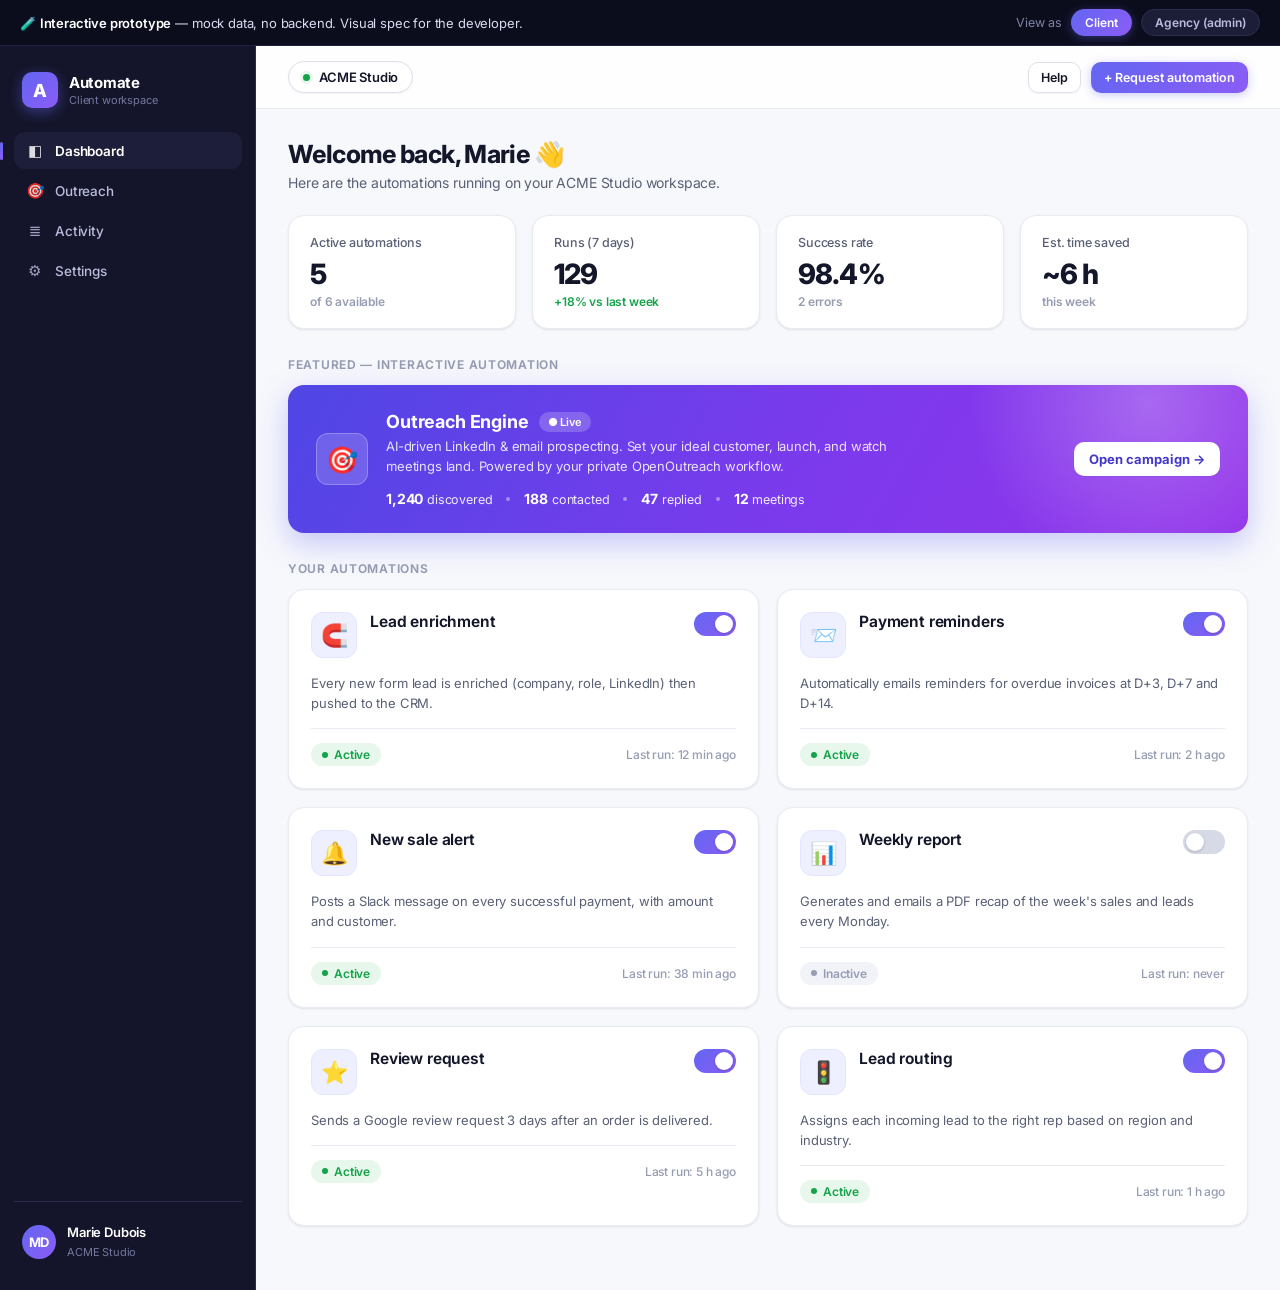
<file: portal/prototype/index.html>
<!DOCTYPE html>
<html lang="en">
<head>
  <meta charset="UTF-8" />
  <meta name="viewport" content="width=device-width, initial-scale=1.0" />
  <title>Automation Portal — Prototype</title>
  <link rel="preconnect" href="https://fonts.googleapis.com" />
  <link href="https://fonts.googleapis.com/css2?family=Inter:wght@400;500;600;700;800;900&display=swap" rel="stylesheet" />
  <link rel="stylesheet" href="styles.css" />
</head>
<body>
  <!-- "Prototype" banner for the developer -->
  <div id="proto-banner">
    <span>🧪 <strong>Interactive prototype</strong> — mock data, no backend. Visual spec for the developer.</span>
    <div class="role-switch">
      <span>View as</span>
      <button data-role="client" class="active">Client</button>
      <button data-role="agency">Agency (admin)</button>
    </div>
  </div>

  <div id="app"><!-- rendered by app.js --></div>

  <script src="app.js"></script>
</body>
</html>
</file>
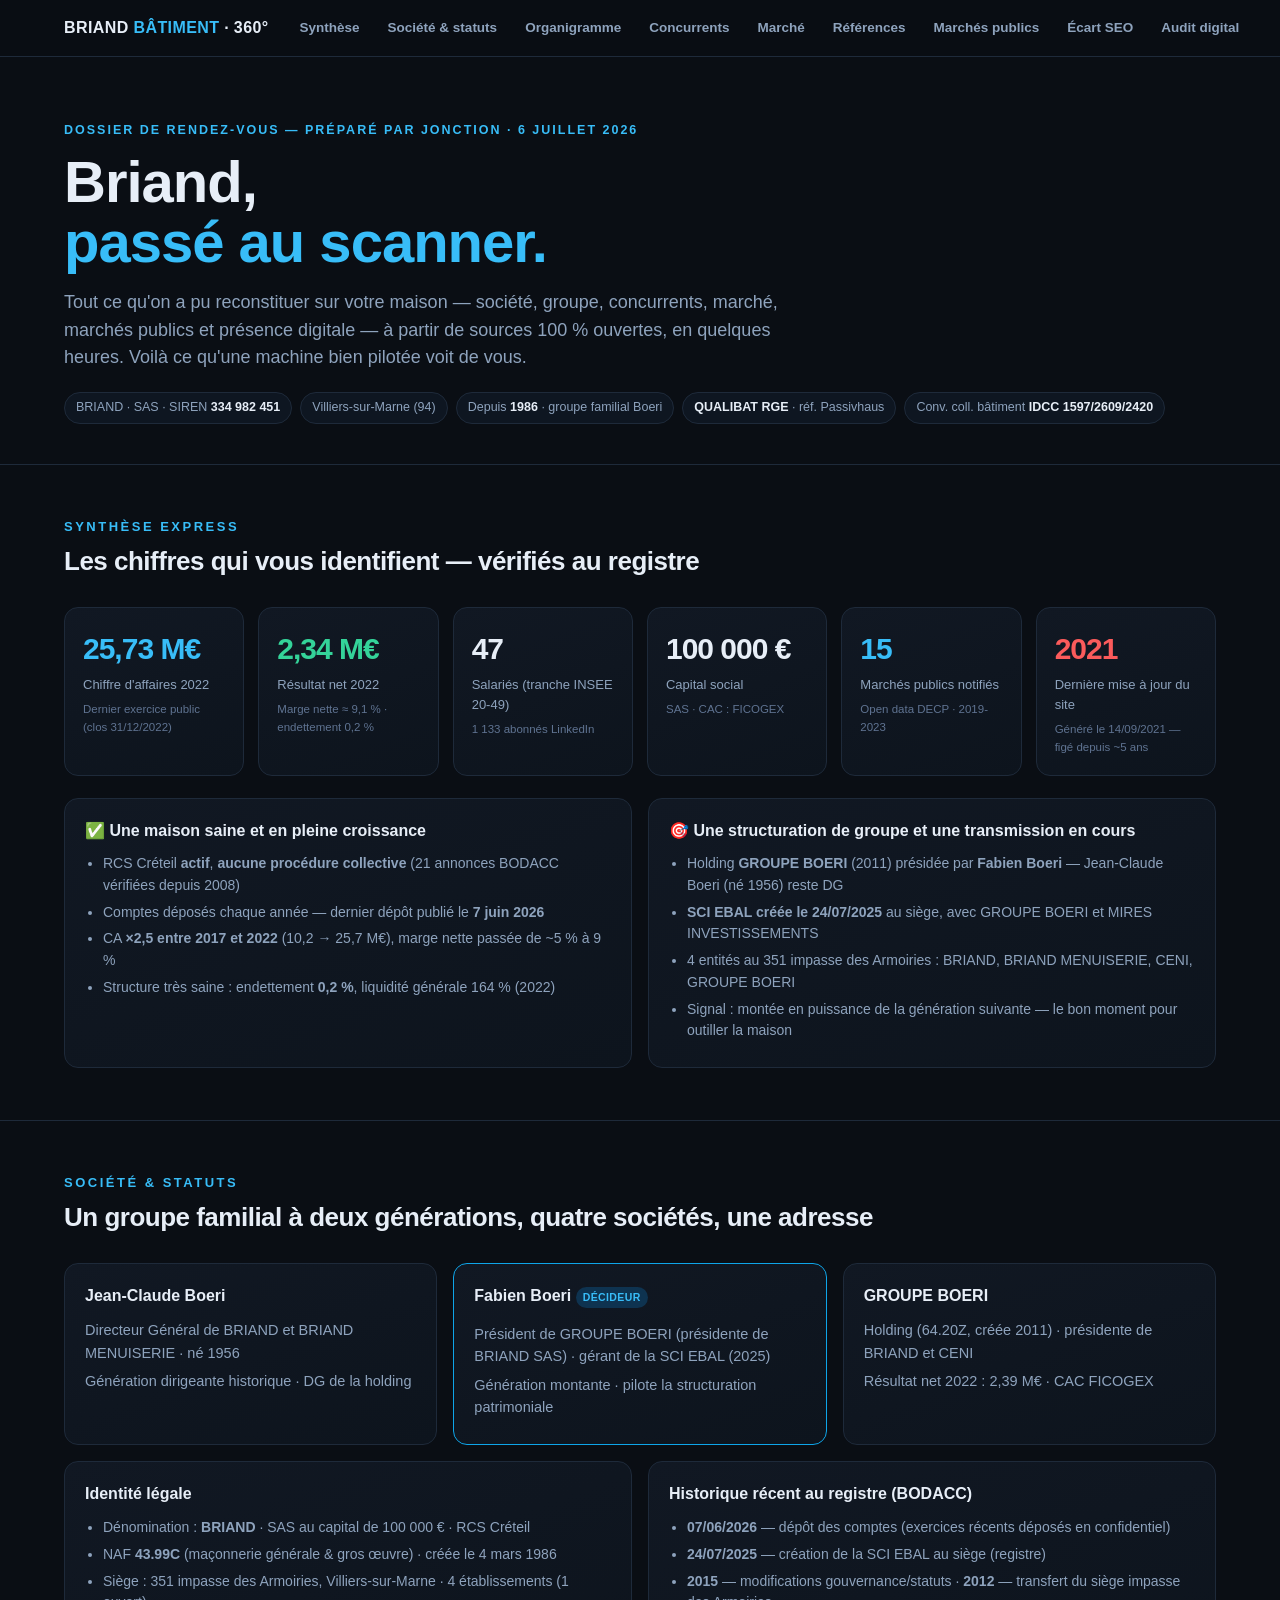
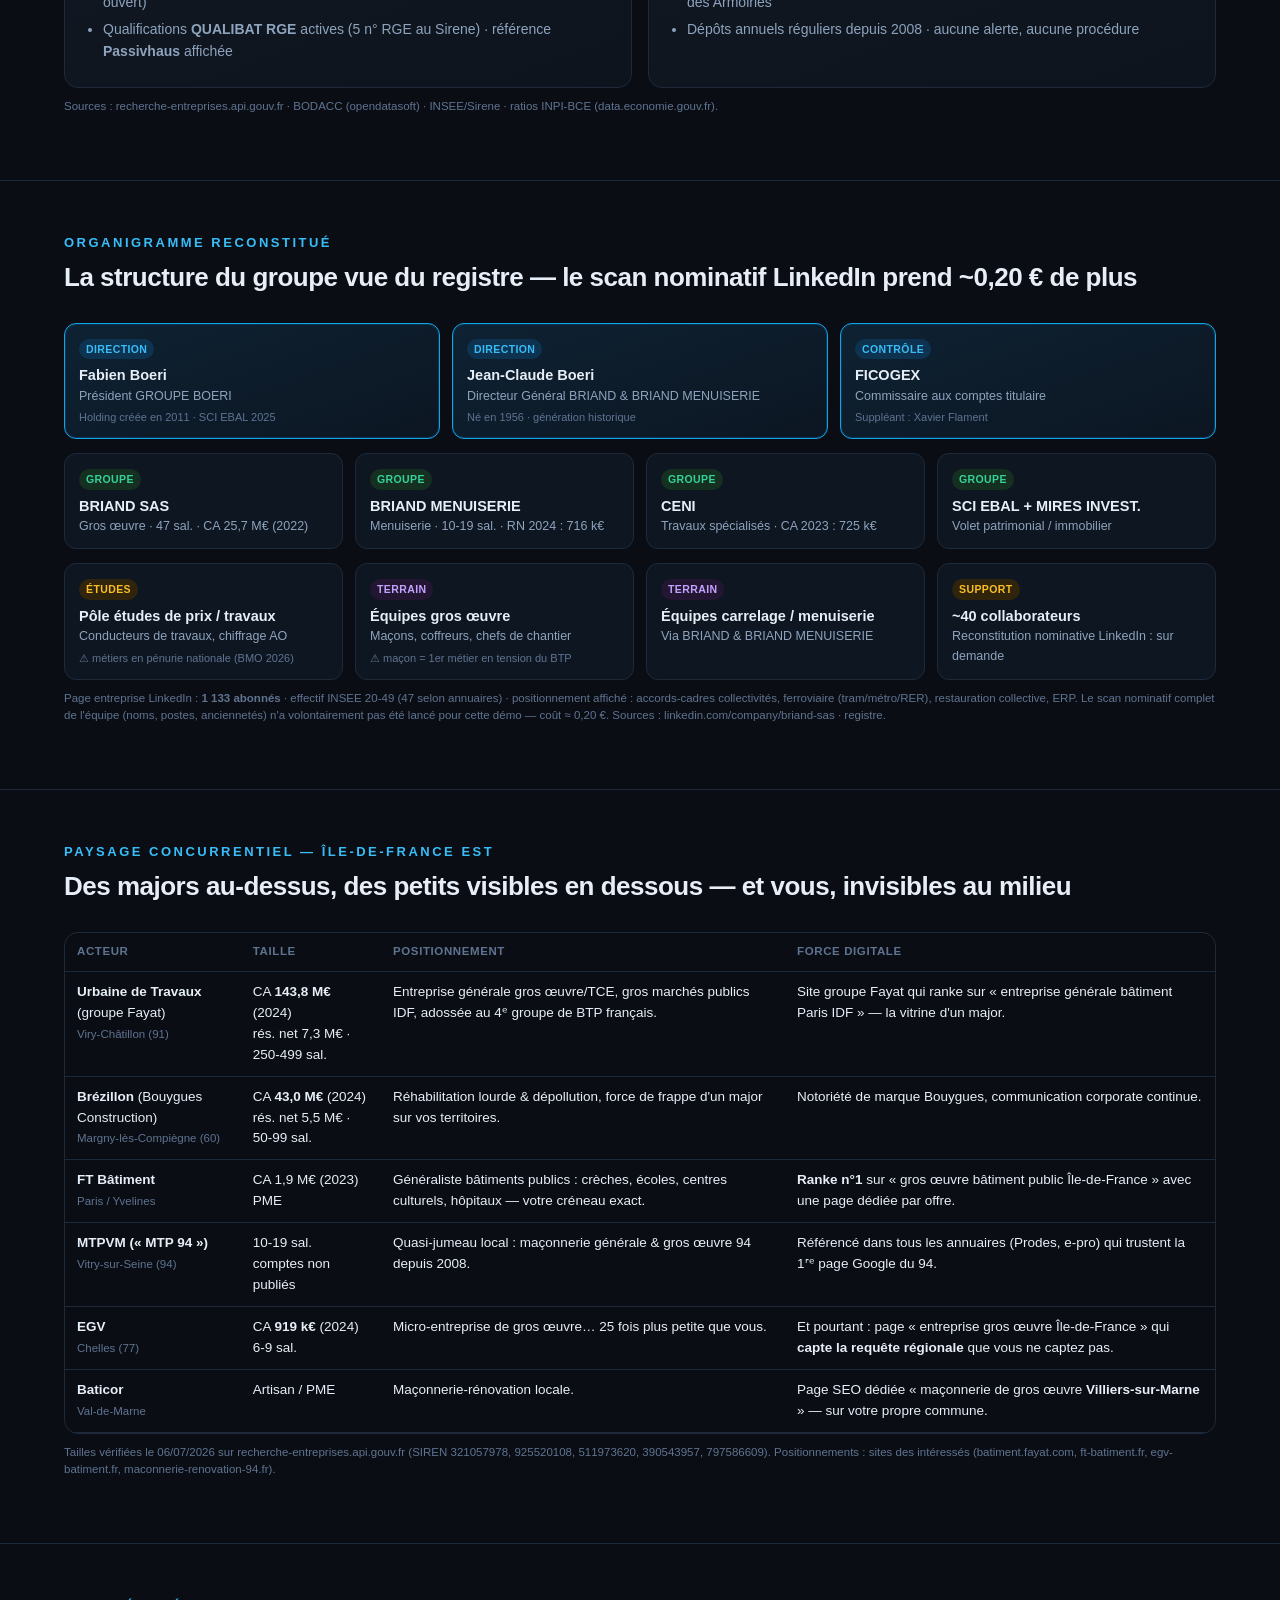
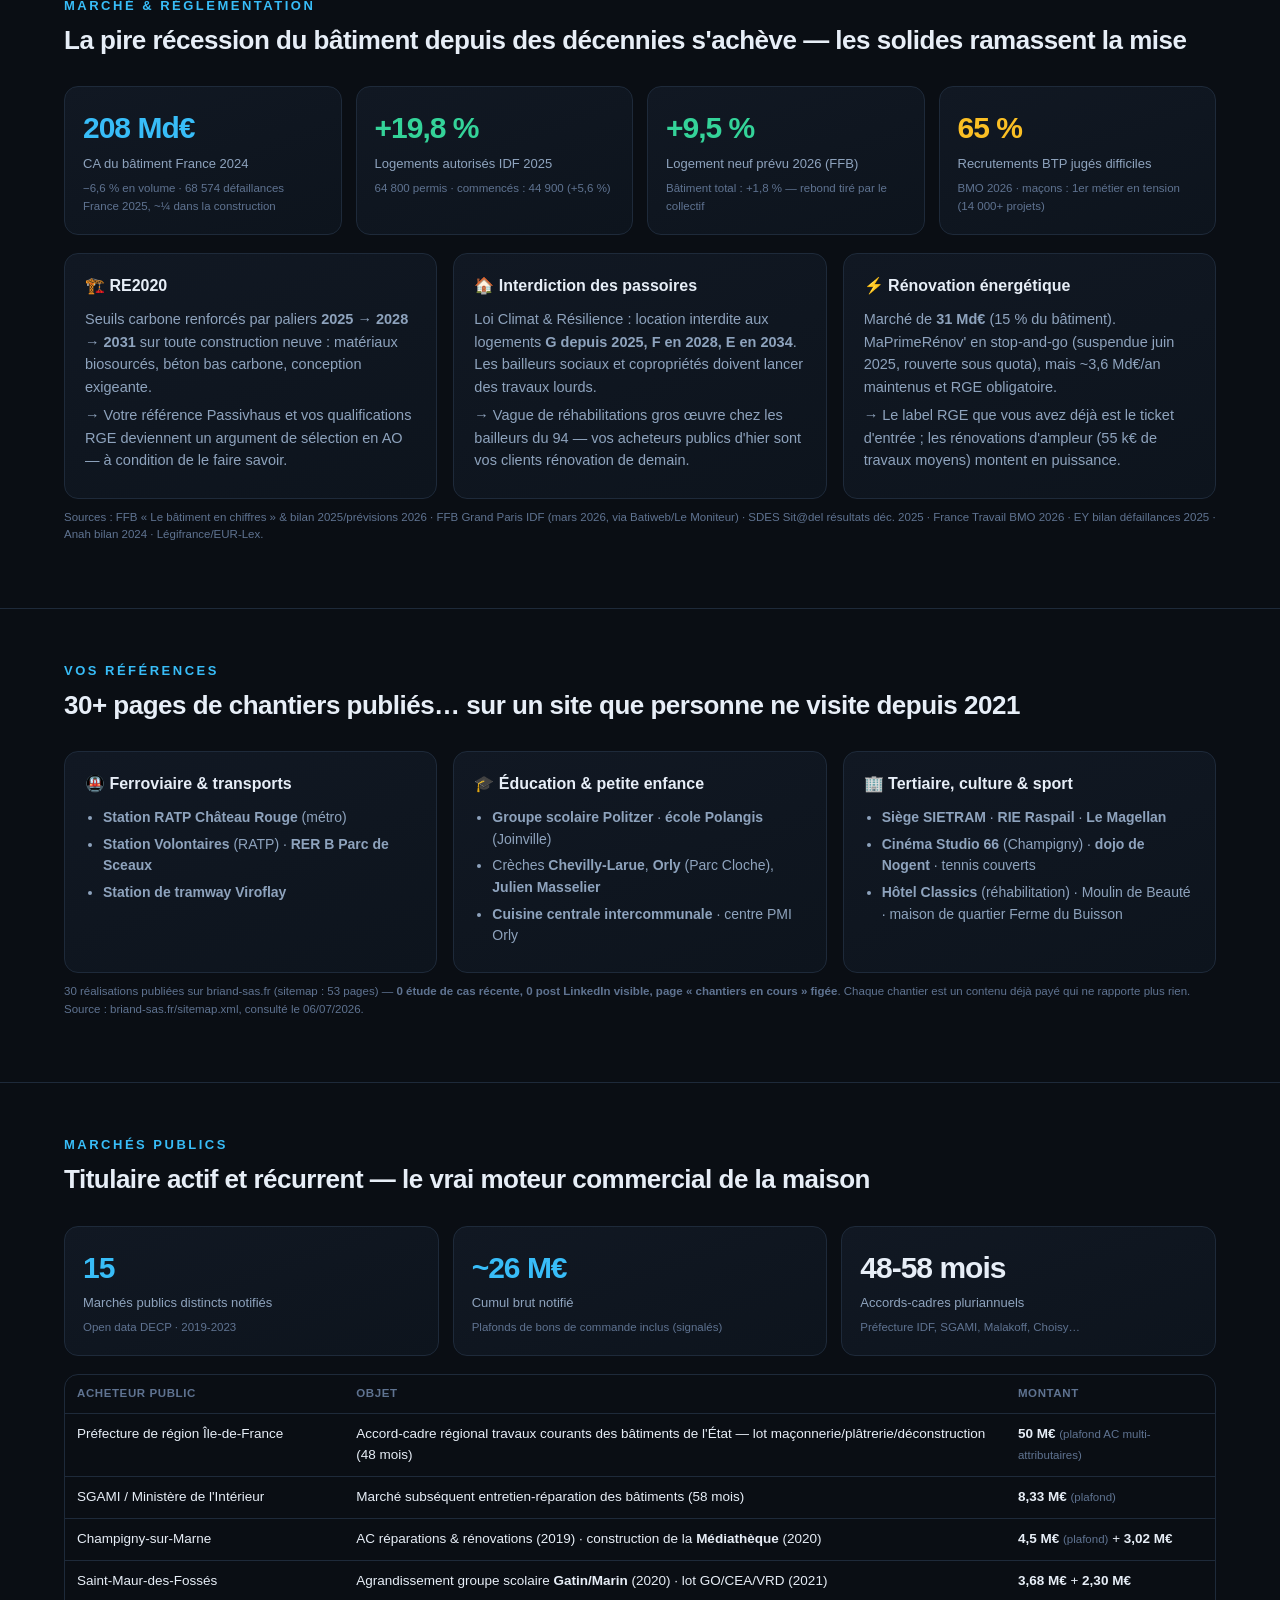
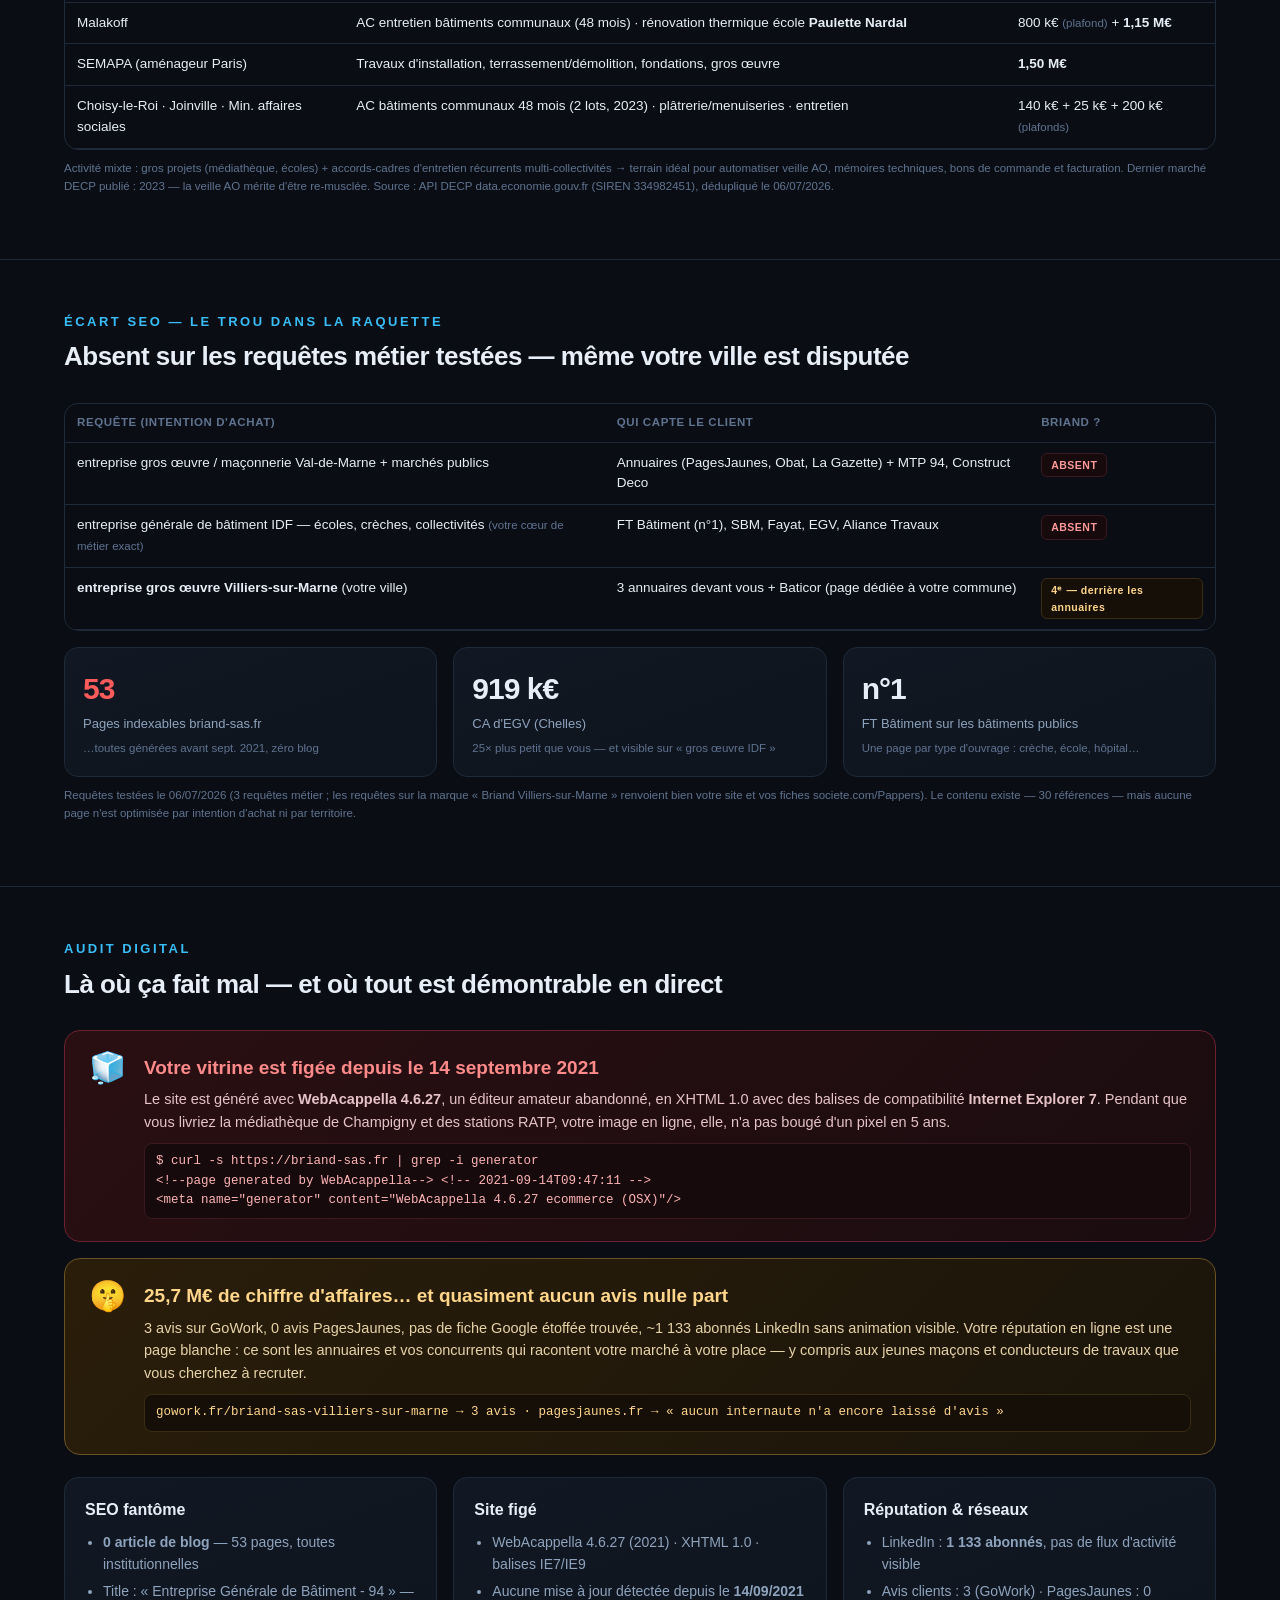
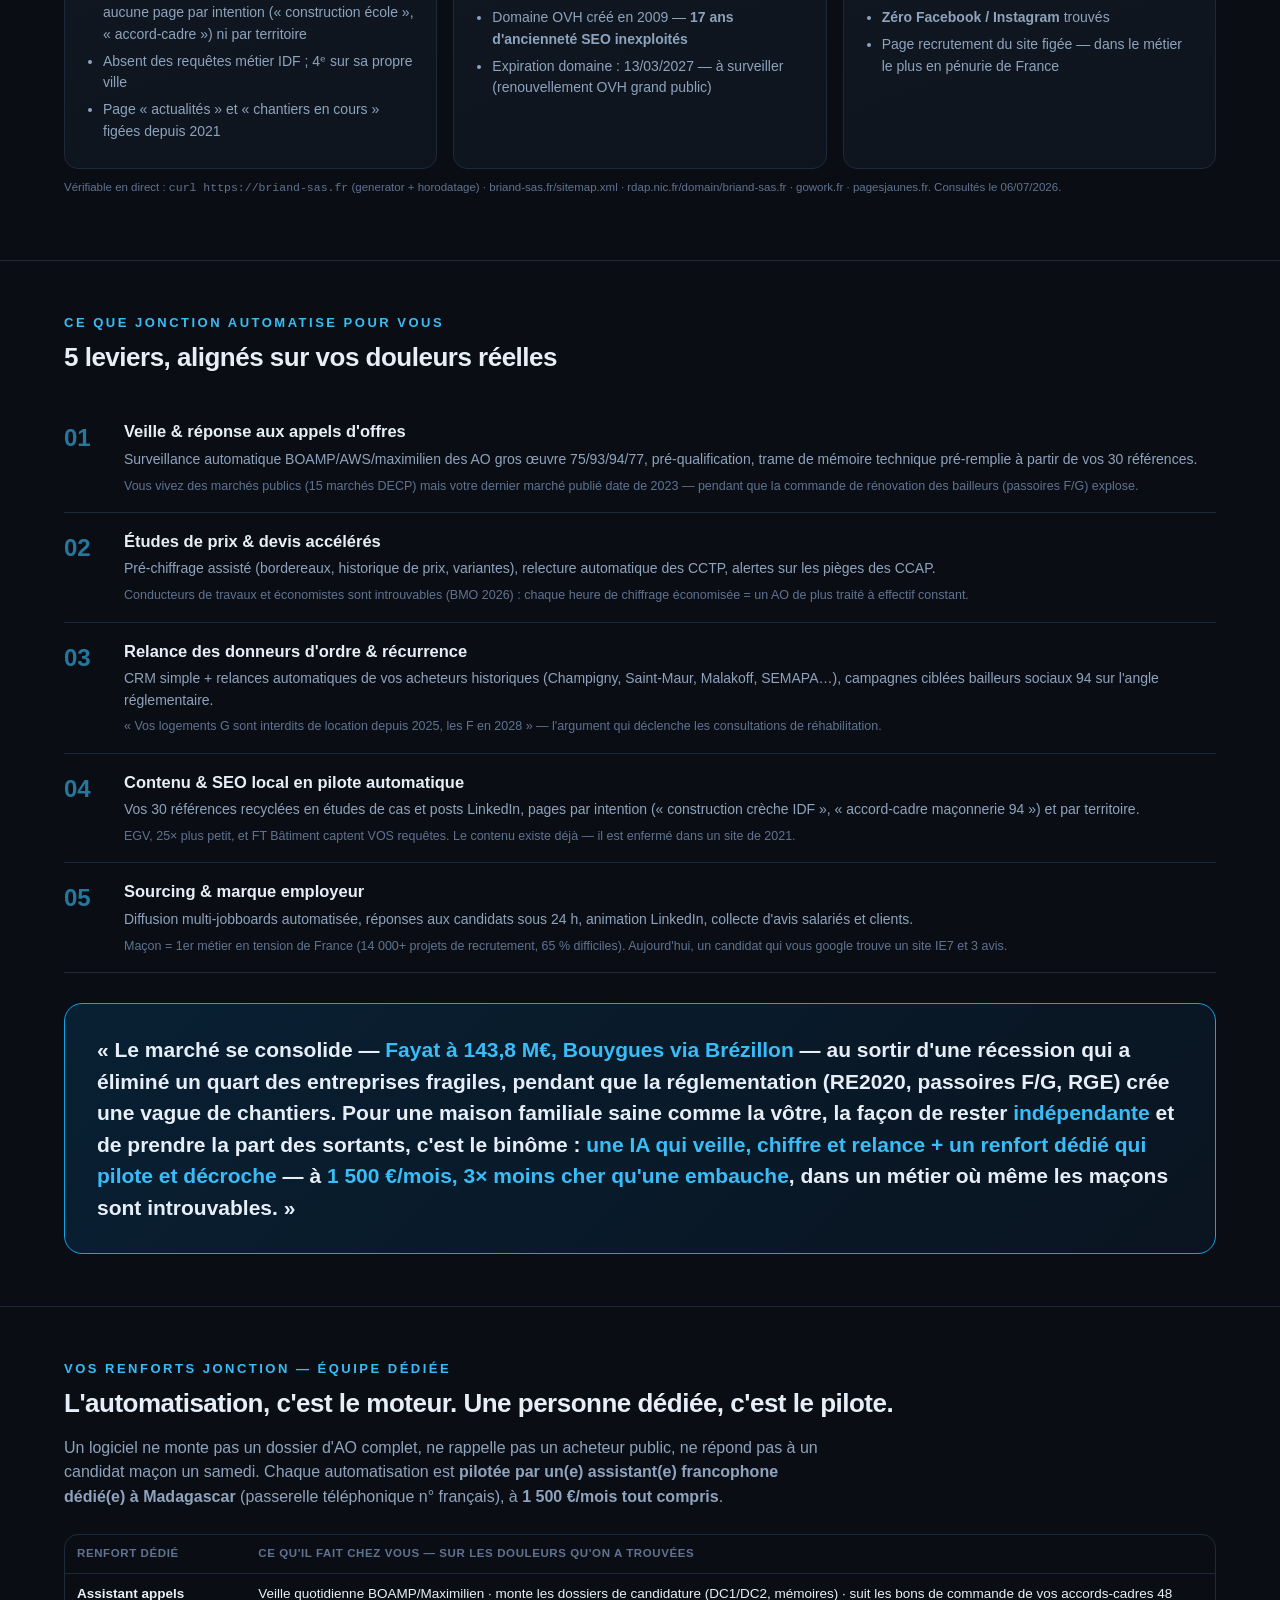
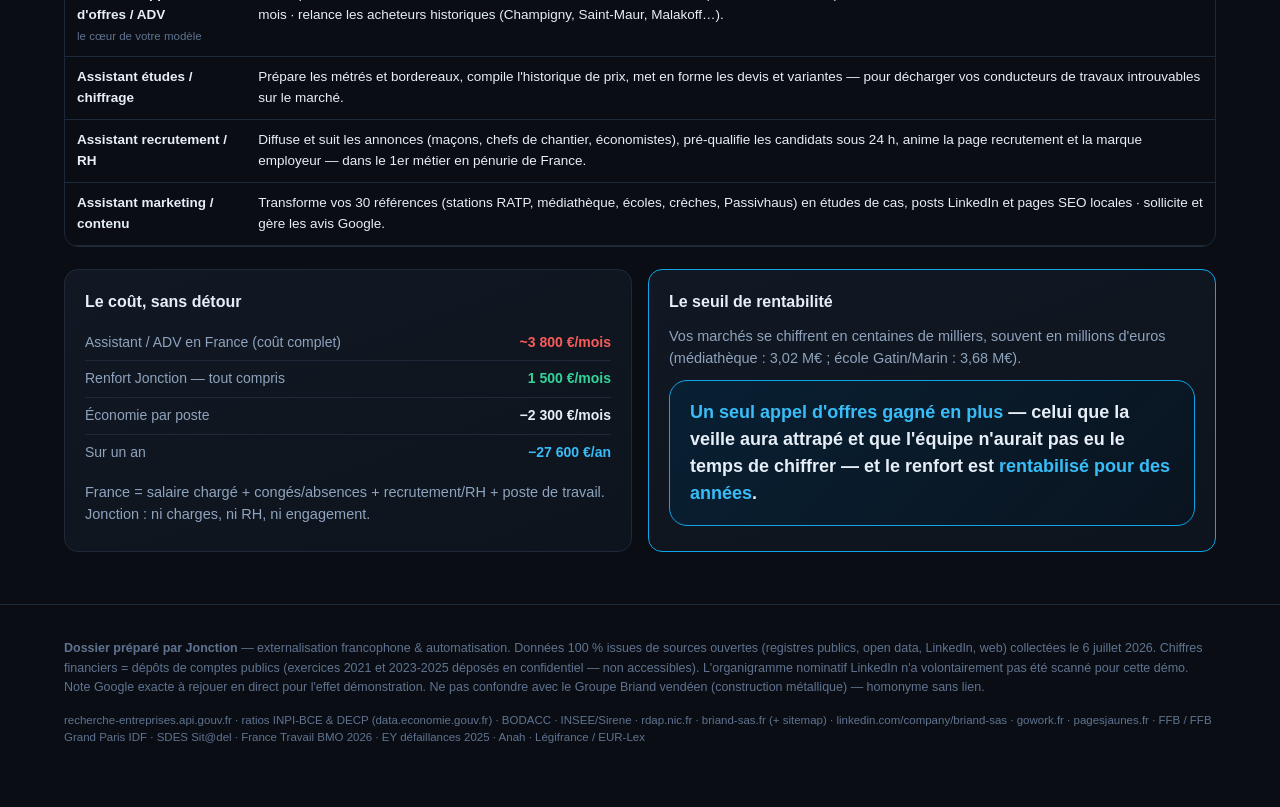
<file: dossier-briand-villiers-sur-marne.html>
<!doctype html>
<html lang="fr">
<head>
<meta charset="utf-8">
<meta name="viewport" content="width=device-width, initial-scale=1">
<title>Briand — Radiographie 360°</title>
<style>
  :root{
    --bg:#0a0e14; --bg2:#080b11;  --panel:#111823; --panel2:#0d141d;
    --line:#1e2a3a; --txt:#e7eef7; --muted:#8ea3bd; --dim:#5f7391;
    --cold:#38bdf8; --cold2:#0ea5e9; --ok:#34d399; --warn:#fbbf24; --dang:#fb5b5b;
    --accent:#f59e0b;
  }
  *{box-sizing:border-box}
  html{scroll-behavior:smooth}
  body{margin:0;background:radial-gradient(1200px 600px at 80% -10%,#0f2233 0%,#0a0e14 55%);
    color:var(--txt);font:16px/1.55 -apple-system,BlinkMacSystemFont,"Segoe UI",Roboto,Helvetica,Arial,sans-serif;
    -webkit-font-smoothing:antialiased}
  a{color:var(--cold)}
  .wrap{max-width:1200px;margin:0 auto;padding:0 24px}
  nav{position:sticky;top:0;z-index:50;background:rgba(10,14,20,.82);backdrop-filter:blur(12px);
    border-bottom:1px solid var(--line)}
  nav .wrap{display:flex;gap:6px;align-items:center;height:56px;overflow-x:auto;scrollbar-width:none}
  nav .wrap::-webkit-scrollbar{display:none}
  nav .brand{font-weight:800;letter-spacing:.4px;margin-right:14px;white-space:nowrap}
  nav .brand span{color:var(--cold)}
  nav a{color:var(--muted);text-decoration:none;font-size:13.5px;font-weight:600;padding:7px 11px;border-radius:8px;white-space:nowrap}
  nav a:hover{color:var(--txt);background:#16202e}
  header.hero{padding:64px 0 40px;border-bottom:1px solid var(--line)}
  .kicker{color:var(--cold);font-weight:700;letter-spacing:2px;font-size:12.5px;text-transform:uppercase}
  h1{font-size:clamp(34px,5vw,58px);line-height:1.02;margin:12px 0 8px;letter-spacing:-1px}
  h1 b{color:var(--cold)}
  .sub{color:var(--muted);font-size:18px;max-width:760px}
  .tags{display:flex;flex-wrap:wrap;gap:8px;margin-top:20px}
  .tag{font-size:12.5px;color:var(--muted);border:1px solid var(--line);background:#0e1621;
    padding:5px 11px;border-radius:999px}
  .tag b{color:var(--txt)}
  section{padding:52px 0;border-bottom:1px solid var(--line)}
  h2{font-size:13px;letter-spacing:2.5px;text-transform:uppercase;color:var(--cold);margin:0 0 4px}
  h2+.h2sub{font-size:26px;font-weight:800;margin:0 0 26px;letter-spacing:-.5px}
  .kpis{display:grid;grid-template-columns:repeat(auto-fit,minmax(160px,1fr));gap:14px}
  .kpi{background:linear-gradient(160deg,var(--panel),var(--panel2));border:1px solid var(--line);
    border-radius:14px;padding:18px}
  .kpi .n{font-size:30px;font-weight:800;letter-spacing:-1px}
  .kpi .l{color:var(--muted);font-size:13px;margin-top:2px}
  .kpi .d{color:var(--dim);font-size:11.5px;margin-top:6px}
  .cold{color:var(--cold)} .ok{color:var(--ok)} .warn{color:var(--warn)} .dang{color:var(--dang)}
  .grid{display:grid;gap:16px}
  .g2{grid-template-columns:1fr 1fr} .g3{grid-template-columns:repeat(3,1fr)}
  .card{background:linear-gradient(160deg,var(--panel),var(--panel2));border:1px solid var(--line);
    border-radius:14px;padding:20px}
  .card h3{margin:0 0 10px;font-size:16px}
  .card p{margin:6px 0;color:var(--muted);font-size:14.5px}
  .card ul{margin:8px 0 0;padding-left:18px;color:var(--muted);font-size:14px}
  .card li{margin:5px 0}
  .row{display:flex;justify-content:space-between;gap:12px;padding:7px 0;border-bottom:1px solid var(--line);font-size:14px}
  .row:last-of-type{border-bottom:0}
  .row .k{color:var(--muted)} .row .v{font-weight:700;white-space:nowrap}
  .bomb{background:linear-gradient(135deg,#2a0f12,#1a0c10);border:1px solid #6b2230;border-radius:16px;
    padding:22px 24px;display:flex;gap:18px;align-items:flex-start}
  .bomb .ic{font-size:30px;line-height:1}
  .bomb h3{margin:0 0 6px;color:#ff8a8a;font-size:19px}
  .bomb p{margin:5px 0;color:#e6c3c7;font-size:14.5px}
  .bomb .proof{margin-top:10px;font-family:ui-monospace,Menlo,Consolas,monospace;font-size:12.5px;
    color:#ffb4b4;background:#160a0d;border:1px solid #3a1a20;border-radius:8px;padding:8px 11px;overflow-x:auto}
  .bomb.amber{background:linear-gradient(135deg,#2a1e0a,#1a140a);border-color:#6b5222}
  .bomb.amber h3{color:#ffd68a} .bomb.amber p{color:#e7d3a8}
  .bomb.amber .proof{color:#ffd68a;background:#160f07;border-color:#3a2c14}
  table{width:100%;border-collapse:collapse;font-size:13.5px}
  th,td{text-align:left;padding:10px 12px;border-bottom:1px solid var(--line);vertical-align:top}
  th{color:var(--dim);font-size:11.5px;text-transform:uppercase;letter-spacing:.6px;font-weight:700}
  tbody tr:hover{background:#0f1927}
  td b{color:var(--txt)}
  .tbl-wrap{overflow-x:auto;border:1px solid var(--line);border-radius:14px}
  .badge{display:inline-block;font-size:10.5px;font-weight:800;letter-spacing:.5px;padding:3px 9px;border-radius:6px}
  .badge.b-red{background:#160a0d;border:1px solid #3a1a20;color:#ff9a9a}
  .badge.b-amber{background:#160f07;border:1px solid #3a2c14;color:#ffd68a}
  .org{display:grid;gap:14px}
  .orgrow{display:grid;gap:12px}
  .r3{grid-template-columns:repeat(3,1fr)} .r4{grid-template-columns:repeat(4,1fr)}
  .person{background:#0e1621;border:1px solid var(--line);border-radius:12px;padding:12px 14px}
  .person.boss{border-color:var(--cold2);background:linear-gradient(160deg,#0e2233,#0c1622);box-shadow:0 0 0 1px #0e3350 inset}
  .person .nm{font-weight:700;font-size:14.5px}
  .person .ro{color:var(--muted);font-size:12.5px}
  .person .an{color:var(--dim);font-size:11px;margin-top:3px}
  .pill{display:inline-block;font-size:10.5px;font-weight:700;letter-spacing:.4px;padding:2px 7px;border-radius:999px;margin-bottom:5px}
  .pill.dir{background:#0e3350;color:var(--cold)} .pill.com{background:#153021;color:var(--ok)}
  .pill.adv{background:#31240c;color:var(--warn)} .pill.tec{background:#231633;color:#c4a2ff}
  .axe{display:grid;grid-template-columns:44px 1fr;gap:16px;padding:16px 0;border-bottom:1px solid var(--line)}
  .axe:last-child{border-bottom:0}
  .axe .num{font-size:24px;font-weight:800;color:var(--cold);opacity:.6}
  .axe h3{margin:0 0 4px;font-size:16.5px}
  .axe p{margin:0;color:var(--muted);font-size:14px}
  .axe .why{color:var(--dim);font-size:12.5px;margin-top:6px}
  .pitch{background:linear-gradient(135deg,#082033,#0a1420);border:1px solid var(--cold2);border-radius:18px;padding:30px 32px}
  .pitch .q{font-size:21px;line-height:1.5;font-weight:600}
  .pitch .q b{color:var(--cold)}
  footer{padding:34px 0 60px;color:var(--dim);font-size:12.5px}
  .src{color:var(--dim);font-size:11.5px;margin-top:10px}
  @media(max-width:820px){.g2,.g3,.r3,.r4{grid-template-columns:1fr}.axe{grid-template-columns:1fr}}
  @media print{nav{display:none}body{background:#fff;color:#111}.card,.kpi{break-inside:avoid}}
</style>
</head>
<body>

<nav><div class="wrap">
  <div class="brand">BRIAND <span>BÂTIMENT</span> · 360°</div>
  <a href="#synth">Synthèse</a>
  <a href="#legal">Société &amp; statuts</a>
  <a href="#org">Organigramme</a>
  <a href="#conc">Concurrents</a>
  <a href="#marche">Marché</a>
  <a href="#refs">Références</a>
  <a href="#marches">Marchés publics</a>
  <a href="#seo">Écart SEO</a>
  <a href="#digital">Audit digital</a>
  <a href="#axes">Automatisation</a>
  <a href="#renforts">Renforts Jonction</a>
</div></nav>

<header class="hero"><div class="wrap">
  <div class="kicker">Dossier de rendez-vous — préparé par Jonction · 6 juillet 2026</div>
  <h1>Briand,<br><b>passé au scanner.</b></h1>
  <p class="sub">Tout ce qu'on a pu reconstituer sur votre maison — société, groupe, concurrents, marché, marchés publics et présence digitale — à partir de sources 100 % ouvertes, en quelques heures. Voilà ce qu'une machine bien pilotée voit de vous.</p>
  <div class="tags">
    <span class="tag">BRIAND · SAS · SIREN <b>334 982 451</b></span>
    <span class="tag">Villiers-sur-Marne (94)</span>
    <span class="tag">Depuis <b>1986</b> · groupe familial Boeri</span>
    <span class="tag"><b>QUALIBAT RGE</b> · réf. Passivhaus</span>
    <span class="tag">Conv. coll. bâtiment <b>IDCC 1597/2609/2420</b></span>
  </div>
</div></header>

<!-- SYNTHESE -->
<section id="synth"><div class="wrap">
  <h2>Synthèse express</h2>
  <div class="h2sub">Les chiffres qui vous identifient — vérifiés au registre</div>
  <div class="kpis">
    <div class="kpi"><div class="n cold">25,73 M€</div><div class="l">Chiffre d'affaires 2022</div><div class="d">Dernier exercice public (clos 31/12/2022)</div></div>
    <div class="kpi"><div class="n ok">2,34 M€</div><div class="l">Résultat net 2022</div><div class="d">Marge nette ≈ 9,1 % · endettement 0,2 %</div></div>
    <div class="kpi"><div class="n">47</div><div class="l">Salariés (tranche INSEE 20-49)</div><div class="d">1 133 abonnés LinkedIn</div></div>
    <div class="kpi"><div class="n">100 000 €</div><div class="l">Capital social</div><div class="d">SAS · CAC : FICOGEX</div></div>
    <div class="kpi"><div class="n cold">15</div><div class="l">Marchés publics notifiés</div><div class="d">Open data DECP · 2019-2023</div></div>
    <div class="kpi"><div class="n dang">2021</div><div class="l">Dernière mise à jour du site</div><div class="d">Généré le 14/09/2021 — figé depuis ~5 ans</div></div>
  </div>

  <div style="margin-top:22px" class="grid g2">
    <div class="card">
      <h3>✅ Une maison saine et en pleine croissance</h3>
      <ul>
        <li>RCS Créteil <b>actif</b>, <b>aucune procédure collective</b> (21 annonces BODACC vérifiées depuis 2008)</li>
        <li>Comptes déposés chaque année — dernier dépôt publié le <b>7 juin 2026</b></li>
        <li>CA <b>×2,5 entre 2017 et 2022</b> (10,2 → 25,7 M€), marge nette passée de ~5 % à 9 %</li>
        <li>Structure très saine : endettement <b>0,2 %</b>, liquidité générale 164 % (2022)</li>
      </ul>
    </div>
    <div class="card">
      <h3>🎯 Une structuration de groupe et une transmission en cours</h3>
      <ul>
        <li>Holding <b>GROUPE BOERI</b> (2011) présidée par <b>Fabien Boeri</b> — Jean-Claude Boeri (né 1956) reste DG</li>
        <li><b>SCI EBAL créée le 24/07/2025</b> au siège, avec GROUPE BOERI et MIRES INVESTISSEMENTS</li>
        <li>4 entités au 351 impasse des Armoiries : BRIAND, BRIAND MENUISERIE, CENI, GROUPE BOERI</li>
        <li>Signal : montée en puissance de la génération suivante — le bon moment pour outiller la maison</li>
      </ul>
    </div>
  </div>
</div></section>

<!-- LEGAL -->
<section id="legal"><div class="wrap">
  <h2>Société &amp; statuts</h2>
  <div class="h2sub">Un groupe familial à deux générations, quatre sociétés, une adresse</div>
  <div class="grid g3">
    <div class="card">
      <h3>Jean-Claude Boeri</h3>
      <p>Directeur Général de BRIAND et BRIAND MENUISERIE · né 1956</p>
      <p class="src">Génération dirigeante historique · DG de la holding</p>
    </div>
    <div class="card" style="border-color:var(--cold2)">
      <h3>Fabien Boeri <span class="pill dir">DÉCIDEUR</span></h3>
      <p>Président de GROUPE BOERI (présidente de BRIAND SAS) · gérant de la SCI EBAL (2025)</p>
      <p class="src">Génération montante · pilote la structuration patrimoniale</p>
    </div>
    <div class="card">
      <h3>GROUPE BOERI</h3>
      <p>Holding (64.20Z, créée 2011) · présidente de BRIAND et CENI</p>
      <p class="src">Résultat net 2022 : 2,39 M€ · CAC FICOGEX</p>
    </div>
  </div>

  <div style="margin-top:16px" class="grid g2">
    <div class="card">
      <h3>Identité légale</h3>
      <ul>
        <li>Dénomination : <b>BRIAND</b> · SAS au capital de 100 000 € · RCS Créteil</li>
        <li>NAF <b>43.99C</b> (maçonnerie générale &amp; gros œuvre) · créée le 4 mars 1986</li>
        <li>Siège : 351 impasse des Armoiries, Villiers-sur-Marne · 4 établissements (1 ouvert)</li>
        <li>Qualifications <b>QUALIBAT RGE</b> actives (5 n° RGE au Sirene) · référence <b>Passivhaus</b> affichée</li>
      </ul>
    </div>
    <div class="card">
      <h3>Historique récent au registre (BODACC)</h3>
      <ul>
        <li><b>07/06/2026</b> — dépôt des comptes (exercices récents déposés en confidentiel)</li>
        <li><b>24/07/2025</b> — création de la SCI EBAL au siège (registre)</li>
        <li><b>2015</b> — modifications gouvernance/statuts · <b>2012</b> — transfert du siège impasse des Armoiries</li>
        <li>Dépôts annuels réguliers depuis 2008 · aucune alerte, aucune procédure</li>
      </ul>
    </div>
  </div>
  <p class="src">Sources : recherche-entreprises.api.gouv.fr · BODACC (opendatasoft) · INSEE/Sirene · ratios INPI-BCE (data.economie.gouv.fr).</p>
</div></section>

<!-- ORG -->
<section id="org"><div class="wrap">
  <h2>Organigramme reconstitué</h2>
  <div class="h2sub">La structure du groupe vue du registre — le scan nominatif LinkedIn prend ~0,20 € de plus</div>
  <div class="org">
    <div class="orgrow r3">
      <div class="person boss"><span class="pill dir">DIRECTION</span><div class="nm">Fabien Boeri</div><div class="ro">Président GROUPE BOERI</div><div class="an">Holding créée en 2011 · SCI EBAL 2025</div></div>
      <div class="person boss"><span class="pill dir">DIRECTION</span><div class="nm">Jean-Claude Boeri</div><div class="ro">Directeur Général BRIAND &amp; BRIAND MENUISERIE</div><div class="an">Né en 1956 · génération historique</div></div>
      <div class="person boss"><span class="pill dir">CONTRÔLE</span><div class="nm">FICOGEX</div><div class="ro">Commissaire aux comptes titulaire</div><div class="an">Suppléant : Xavier Flament</div></div>
    </div>
    <div class="orgrow r4">
      <div class="person"><span class="pill com">GROUPE</span><div class="nm">BRIAND SAS</div><div class="ro">Gros œuvre · 47 sal. · CA 25,7 M€ (2022)</div></div>
      <div class="person"><span class="pill com">GROUPE</span><div class="nm">BRIAND MENUISERIE</div><div class="ro">Menuiserie · 10-19 sal. · RN 2024 : 716 k€</div></div>
      <div class="person"><span class="pill com">GROUPE</span><div class="nm">CENI</div><div class="ro">Travaux spécialisés · CA 2023 : 725 k€</div></div>
      <div class="person"><span class="pill com">GROUPE</span><div class="nm">SCI EBAL + MIRES INVEST.</div><div class="ro">Volet patrimonial / immobilier</div></div>
    </div>
    <div class="orgrow r4">
      <div class="person"><span class="pill adv">ÉTUDES</span><div class="nm">Pôle études de prix / travaux</div><div class="ro">Conducteurs de travaux, chiffrage AO</div><div class="an">⚠ métiers en pénurie nationale (BMO 2026)</div></div>
      <div class="person"><span class="pill tec">TERRAIN</span><div class="nm">Équipes gros œuvre</div><div class="ro">Maçons, coffreurs, chefs de chantier</div><div class="an">⚠ maçon = 1er métier en tension du BTP</div></div>
      <div class="person"><span class="pill tec">TERRAIN</span><div class="nm">Équipes carrelage / menuiserie</div><div class="ro">Via BRIAND &amp; BRIAND MENUISERIE</div></div>
      <div class="person"><span class="pill adv">SUPPORT</span><div class="nm">~40 collaborateurs</div><div class="ro">Reconstitution nominative LinkedIn : sur demande</div></div>
    </div>
  </div>
  <p class="src">Page entreprise LinkedIn : <b>1 133 abonnés</b> · effectif INSEE 20-49 (47 selon annuaires) · positionnement affiché : accords-cadres collectivités, ferroviaire (tram/métro/RER), restauration collective, ERP. Le scan nominatif complet de l'équipe (noms, postes, anciennetés) n'a volontairement pas été lancé pour cette démo — coût ≈ 0,20 €. Sources : linkedin.com/company/briand-sas · registre.</p>
</div></section>

<!-- CONCURRENTS -->
<section id="conc"><div class="wrap">
  <h2>Paysage concurrentiel — Île-de-France Est</h2>
  <div class="h2sub">Des majors au-dessus, des petits visibles en dessous — et vous, invisibles au milieu</div>
  <div class="tbl-wrap">
    <table>
      <thead><tr><th>Acteur</th><th>Taille</th><th>Positionnement</th><th>Force digitale</th></tr></thead>
      <tbody>
        <tr><td><b>Urbaine de Travaux</b> (groupe Fayat)<br><span class="src">Viry-Châtillon (91)</span></td><td>CA <b>143,8 M€</b> (2024)<br>rés. net 7,3 M€ · 250-499 sal.</td><td>Entreprise générale gros œuvre/TCE, gros marchés publics IDF, adossée au 4ᵉ groupe de BTP français.</td><td>Site groupe Fayat qui ranke sur « entreprise générale bâtiment Paris IDF » — la vitrine d'un major.</td></tr>
        <tr><td><b>Brézillon</b> (Bouygues Construction)<br><span class="src">Margny-lès-Compiègne (60)</span></td><td>CA <b>43,0 M€</b> (2024)<br>rés. net 5,5 M€ · 50-99 sal.</td><td>Réhabilitation lourde &amp; dépollution, force de frappe d'un major sur vos territoires.</td><td>Notoriété de marque Bouygues, communication corporate continue.</td></tr>
        <tr><td><b>FT Bâtiment</b><br><span class="src">Paris / Yvelines</span></td><td>CA 1,9 M€ (2023)<br>PME</td><td>Généraliste bâtiments publics : crèches, écoles, centres culturels, hôpitaux — votre créneau exact.</td><td><b>Ranke n°1</b> sur « gros œuvre bâtiment public Île-de-France » avec une page dédiée par offre.</td></tr>
        <tr><td><b>MTPVM (« MTP 94 »)</b><br><span class="src">Vitry-sur-Seine (94)</span></td><td>10-19 sal.<br>comptes non publiés</td><td>Quasi-jumeau local : maçonnerie générale &amp; gros œuvre 94 depuis 2008.</td><td>Référencé dans tous les annuaires (Prodes, e-pro) qui trustent la 1ʳᵉ page Google du 94.</td></tr>
        <tr><td><b>EGV</b><br><span class="src">Chelles (77)</span></td><td>CA <b>919 k€</b> (2024)<br>6-9 sal.</td><td>Micro-entreprise de gros œuvre… 25 fois plus petite que vous.</td><td>Et pourtant : page « entreprise gros œuvre Île-de-France » qui <b>capte la requête régionale</b> que vous ne captez pas.</td></tr>
        <tr><td><b>Baticor</b><br><span class="src">Val-de-Marne</span></td><td>Artisan / PME</td><td>Maçonnerie-rénovation locale.</td><td>Page SEO dédiée « maçonnerie de gros œuvre <b>Villiers-sur-Marne</b> » — sur votre propre commune.</td></tr>
      </tbody>
    </table>
  </div>
  <p class="src">Tailles vérifiées le 06/07/2026 sur recherche-entreprises.api.gouv.fr (SIREN 321057978, 925520108, 511973620, 390543957, 797586609). Positionnements : sites des intéressés (batiment.fayat.com, ft-batiment.fr, egv-batiment.fr, maconnerie-renovation-94.fr).</p>
</div></section>

<!-- MARCHE -->
<section id="marche"><div class="wrap">
  <h2>Marché &amp; réglementation</h2>
  <div class="h2sub">La pire récession du bâtiment depuis des décennies s'achève — les solides ramassent la mise</div>
  <div class="kpis">
    <div class="kpi"><div class="n cold">208 Md€</div><div class="l">CA du bâtiment France 2024</div><div class="d">−6,6 % en volume · 68 574 défaillances France 2025, ~¼ dans la construction</div></div>
    <div class="kpi"><div class="n ok">+19,8 %</div><div class="l">Logements autorisés IDF 2025</div><div class="d">64 800 permis · commencés : 44 900 (+5,6 %)</div></div>
    <div class="kpi"><div class="n ok">+9,5 %</div><div class="l">Logement neuf prévu 2026 (FFB)</div><div class="d">Bâtiment total : +1,8 % — rebond tiré par le collectif</div></div>
    <div class="kpi"><div class="n warn">65 %</div><div class="l">Recrutements BTP jugés difficiles</div><div class="d">BMO 2026 · maçons : 1er métier en tension (14 000+ projets)</div></div>
  </div>
  <div style="margin-top:18px" class="grid g3">
    <div class="card">
      <h3>🏗️ RE2020</h3>
      <p>Seuils carbone renforcés par paliers <b>2025 → 2028 → 2031</b> sur toute construction neuve : matériaux biosourcés, béton bas carbone, conception exigeante.</p>
      <p class="why">→ Votre référence Passivhaus et vos qualifications RGE deviennent un argument de sélection en AO — à condition de le faire savoir.</p>
    </div>
    <div class="card">
      <h3>🏠 Interdiction des passoires</h3>
      <p>Loi Climat &amp; Résilience : location interdite aux logements <b>G depuis 2025, F en 2028, E en 2034</b>. Les bailleurs sociaux et copropriétés doivent lancer des travaux lourds.</p>
      <p class="why">→ Vague de réhabilitations gros œuvre chez les bailleurs du 94 — vos acheteurs publics d'hier sont vos clients rénovation de demain.</p>
    </div>
    <div class="card">
      <h3>⚡ Rénovation énergétique</h3>
      <p>Marché de <b>31 Md€</b> (15 % du bâtiment). MaPrimeRénov' en stop-and-go (suspendue juin 2025, rouverte sous quota), mais ~3,6 Md€/an maintenus et RGE obligatoire.</p>
      <p class="why">→ Le label RGE que vous avez déjà est le ticket d'entrée ; les rénovations d'ampleur (55 k€ de travaux moyens) montent en puissance.</p>
    </div>
  </div>
  <p class="src">Sources : FFB « Le bâtiment en chiffres » &amp; bilan 2025/prévisions 2026 · FFB Grand Paris IDF (mars 2026, via Batiweb/Le Moniteur) · SDES Sit@del résultats déc. 2025 · France Travail BMO 2026 · EY bilan défaillances 2025 · Anah bilan 2024 · Légifrance/EUR-Lex.</p>
</div></section>

<!-- REFERENCES -->
<section id="refs"><div class="wrap">
  <h2>Vos références</h2>
  <div class="h2sub">30+ pages de chantiers publiés… sur un site que personne ne visite depuis 2021</div>
  <div class="grid g3">
    <div class="card"><h3>🚇 Ferroviaire &amp; transports</h3><ul>
      <li><b>Station RATP Château Rouge</b> (métro)</li>
      <li><b>Station Volontaires</b> (RATP) · <b>RER B Parc de Sceaux</b></li>
      <li><b>Station de tramway Viroflay</b></li>
    </ul></div>
    <div class="card"><h3>🎓 Éducation &amp; petite enfance</h3><ul>
      <li><b>Groupe scolaire Politzer</b> · <b>école Polangis</b> (Joinville)</li>
      <li>Crèches <b>Chevilly-Larue</b>, <b>Orly</b> (Parc Cloche), <b>Julien Masselier</b></li>
      <li><b>Cuisine centrale intercommunale</b> · centre PMI Orly</li>
    </ul></div>
    <div class="card"><h3>🏢 Tertiaire, culture &amp; sport</h3><ul>
      <li><b>Siège SIETRAM</b> · <b>RIE Raspail</b> · <b>Le Magellan</b></li>
      <li><b>Cinéma Studio 66</b> (Champigny) · <b>dojo de Nogent</b> · tennis couverts</li>
      <li><b>Hôtel Classics</b> (réhabilitation) · Moulin de Beauté · maison de quartier Ferme du Buisson</li>
    </ul></div>
  </div>
  <p class="src">30 réalisations publiées sur briand-sas.fr (sitemap : 53 pages) — <b>0 étude de cas récente, 0 post LinkedIn visible, page « chantiers en cours » figée</b>. Chaque chantier est un contenu déjà payé qui ne rapporte plus rien. Source : briand-sas.fr/sitemap.xml, consulté le 06/07/2026.</p>
</div></section>

<!-- MARCHES PUBLICS -->
<section id="marches"><div class="wrap">
  <h2>Marchés publics</h2>
  <div class="h2sub">Titulaire actif et récurrent — le vrai moteur commercial de la maison</div>
  <div class="kpis" style="margin-bottom:18px">
    <div class="kpi"><div class="n cold">15</div><div class="l">Marchés publics distincts notifiés</div><div class="d">Open data DECP · 2019-2023</div></div>
    <div class="kpi"><div class="n cold">~26 M€</div><div class="l">Cumul brut notifié</div><div class="d">Plafonds de bons de commande inclus (signalés)</div></div>
    <div class="kpi"><div class="n">48-58 mois</div><div class="l">Accords-cadres pluriannuels</div><div class="d">Préfecture IDF, SGAMI, Malakoff, Choisy…</div></div>
  </div>
  <div class="tbl-wrap">
    <table>
      <thead><tr><th>Acheteur public</th><th>Objet</th><th>Montant</th></tr></thead>
      <tbody>
        <tr><td>Préfecture de région Île-de-France</td><td>Accord-cadre régional travaux courants des bâtiments de l'État — lot maçonnerie/plâtrerie/déconstruction (48 mois)</td><td><b>50 M€</b> <span class="src">(plafond AC multi-attributaires)</span></td></tr>
        <tr><td>SGAMI / Ministère de l'Intérieur</td><td>Marché subséquent entretien-réparation des bâtiments (58 mois)</td><td><b>8,33 M€</b> <span class="src">(plafond)</span></td></tr>
        <tr><td>Champigny-sur-Marne</td><td>AC réparations &amp; rénovations (2019) · construction de la <b>Médiathèque</b> (2020)</td><td><b>4,5 M€</b> <span class="src">(plafond)</span> + <b>3,02 M€</b></td></tr>
        <tr><td>Saint-Maur-des-Fossés</td><td>Agrandissement groupe scolaire <b>Gatin/Marin</b> (2020) · lot GO/CEA/VRD (2021)</td><td><b>3,68 M€</b> + <b>2,30 M€</b></td></tr>
        <tr><td>Malakoff</td><td>AC entretien bâtiments communaux (48 mois) · rénovation thermique école <b>Paulette Nardal</b></td><td>800 k€ <span class="src">(plafond)</span> + <b>1,15 M€</b></td></tr>
        <tr><td>SEMAPA (aménageur Paris)</td><td>Travaux d'installation, terrassement/démolition, fondations, gros œuvre</td><td><b>1,50 M€</b></td></tr>
        <tr><td>Choisy-le-Roi · Joinville · Min. affaires sociales</td><td>AC bâtiments communaux 48 mois (2 lots, 2023) · plâtrerie/menuiseries · entretien</td><td>140 k€ + 25 k€ + 200 k€ <span class="src">(plafonds)</span></td></tr>
      </tbody>
    </table>
  </div>
  <p class="src">Activité mixte : gros projets (médiathèque, écoles) + accords-cadres d'entretien récurrents multi-collectivités → terrain idéal pour automatiser veille AO, mémoires techniques, bons de commande et facturation. Dernier marché DECP publié : 2023 — la veille AO mérite d'être re-musclée. Source : API DECP data.economie.gouv.fr (SIREN 334982451), dédupliqué le 06/07/2026.</p>
</div></section>

<!-- SEO GAP -->
<section id="seo"><div class="wrap">
  <h2>Écart SEO — le trou dans la raquette</h2>
  <div class="h2sub">Absent sur les requêtes métier testées — même votre ville est disputée</div>
  <div class="tbl-wrap">
    <table>
      <thead><tr><th>Requête (intention d'achat)</th><th>Qui capte le client</th><th>Briand ?</th></tr></thead>
      <tbody>
        <tr><td>entreprise gros œuvre / maçonnerie Val-de-Marne + marchés publics</td><td>Annuaires (PagesJaunes, Obat, La Gazette) + MTP 94, Construct Deco</td><td><span class="badge b-red">ABSENT</span></td></tr>
        <tr><td>entreprise générale de bâtiment IDF — écoles, crèches, collectivités <span class="src">(votre cœur de métier exact)</span></td><td>FT Bâtiment (n°1), SBM, Fayat, EGV, Aliance Travaux</td><td><span class="badge b-red">ABSENT</span></td></tr>
        <tr><td><b>entreprise gros œuvre Villiers-sur-Marne</b> (votre ville)</td><td>3 annuaires devant vous + Baticor (page dédiée à votre commune)</td><td><span class="badge b-amber">4ᵉ — derrière les annuaires</span></td></tr>
      </tbody>
    </table>
  </div>
  <div style="margin-top:16px" class="grid g3">
    <div class="kpi"><div class="n dang">53</div><div class="l">Pages indexables briand-sas.fr</div><div class="d">…toutes générées avant sept. 2021, zéro blog</div></div>
    <div class="kpi"><div class="n">919 k€</div><div class="l">CA d'EGV (Chelles)</div><div class="d">25× plus petit que vous — et visible sur « gros œuvre IDF »</div></div>
    <div class="kpi"><div class="n">n°1</div><div class="l">FT Bâtiment sur les bâtiments publics</div><div class="d">Une page par type d'ouvrage : crèche, école, hôpital…</div></div>
  </div>
  <p class="src">Requêtes testées le 06/07/2026 (3 requêtes métier ; les requêtes sur la marque « Briand Villiers-sur-Marne » renvoient bien votre site et vos fiches societe.com/Pappers). Le contenu existe — 30 références — mais aucune page n'est optimisée par intention d'achat ni par territoire.</p>
</div></section>

<!-- DIGITAL -->
<section id="digital"><div class="wrap">
  <h2>Audit digital</h2>
  <div class="h2sub">Là où ça fait mal — et où tout est démontrable en direct</div>

  <div class="bomb" style="margin-bottom:16px">
    <div class="ic">🧊</div>
    <div>
      <h3>Votre vitrine est figée depuis le 14 septembre 2021</h3>
      <p>Le site est généré avec <b>WebAcappella 4.6.27</b>, un éditeur amateur abandonné, en XHTML 1.0 avec des balises de compatibilité <b>Internet Explorer 7</b>. Pendant que vous livriez la médiathèque de Champigny et des stations RATP, votre image en ligne, elle, n'a pas bougé d'un pixel en 5 ans.</p>
      <div class="proof">$ curl -s https://briand-sas.fr | grep -i generator<br>&lt;!--page generated by WebAcappella--&gt; &lt;!-- 2021-09-14T09:47:11 --&gt;<br>&lt;meta name="generator" content="WebAcappella 4.6.27 ecommerce (OSX)"/&gt;</div>
    </div>
  </div>

  <div class="bomb amber" style="margin-bottom:22px">
    <div class="ic">🤫</div>
    <div>
      <h3>25,7 M€ de chiffre d'affaires… et quasiment aucun avis nulle part</h3>
      <p>3 avis sur GoWork, 0 avis PagesJaunes, pas de fiche Google étoffée trouvée, ~1 133 abonnés LinkedIn sans animation visible. Votre réputation en ligne est une page blanche : ce sont les annuaires et vos concurrents qui racontent votre marché à votre place — y compris aux jeunes maçons et conducteurs de travaux que vous cherchez à recruter.</p>
      <div class="proof">gowork.fr/briand-sas-villiers-sur-marne → 3 avis · pagesjaunes.fr → « aucun internaute n'a encore laissé d'avis »</div>
    </div>
  </div>

  <div class="grid g3">
    <div class="card"><h3>SEO fantôme</h3><ul>
      <li><b>0 article de blog</b> — 53 pages, toutes institutionnelles</li>
      <li>Title : « Entreprise Générale de Bâtiment - 94 » — aucune page par intention (« construction école », « accord-cadre ») ni par territoire</li>
      <li>Absent des requêtes métier IDF ; 4ᵉ sur sa propre ville</li>
      <li>Page « actualités » et « chantiers en cours » figées depuis 2021</li>
    </ul></div>
    <div class="card"><h3>Site figé</h3><ul>
      <li>WebAcappella 4.6.27 (2021) · XHTML 1.0 · balises IE7/IE9</li>
      <li>Aucune mise à jour détectée depuis le <b>14/09/2021</b></li>
      <li>Domaine OVH créé en 2009 — <b>17 ans d'ancienneté SEO inexploités</b></li>
      <li>Expiration domaine : 13/03/2027 — à surveiller (renouvellement OVH grand public)</li>
    </ul></div>
    <div class="card"><h3>Réputation &amp; réseaux</h3><ul>
      <li>LinkedIn : <b>1 133 abonnés</b>, pas de flux d'activité visible</li>
      <li>Avis clients : 3 (GoWork) · PagesJaunes : 0</li>
      <li><b>Zéro Facebook / Instagram</b> trouvés</li>
      <li>Page recrutement du site figée — dans le métier le plus en pénurie de France</li>
    </ul></div>
  </div>
  <p class="src">Vérifiable en direct : <code>curl https://briand-sas.fr</code> (generator + horodatage) · briand-sas.fr/sitemap.xml · rdap.nic.fr/domain/briand-sas.fr · gowork.fr · pagesjaunes.fr. Consultés le 06/07/2026.</p>
</div></section>

<!-- AXES -->
<section id="axes"><div class="wrap">
  <h2>Ce que Jonction automatise pour vous</h2>
  <div class="h2sub">5 leviers, alignés sur vos douleurs réelles</div>

  <div class="axe"><div class="num">01</div><div>
    <h3>Veille &amp; réponse aux appels d'offres</h3>
    <p>Surveillance automatique BOAMP/AWS/maximilien des AO gros œuvre 75/93/94/77, pré-qualification, trame de mémoire technique pré-remplie à partir de vos 30 références.</p>
    <p class="why">Vous vivez des marchés publics (15 marchés DECP) mais votre dernier marché publié date de 2023 — pendant que la commande de rénovation des bailleurs (passoires F/G) explose.</p>
  </div></div>
  <div class="axe"><div class="num">02</div><div>
    <h3>Études de prix &amp; devis accélérés</h3>
    <p>Pré-chiffrage assisté (bordereaux, historique de prix, variantes), relecture automatique des CCTP, alertes sur les pièges des CCAP.</p>
    <p class="why">Conducteurs de travaux et économistes sont introuvables (BMO 2026) : chaque heure de chiffrage économisée = un AO de plus traité à effectif constant.</p>
  </div></div>
  <div class="axe"><div class="num">03</div><div>
    <h3>Relance des donneurs d'ordre &amp; récurrence</h3>
    <p>CRM simple + relances automatiques de vos acheteurs historiques (Champigny, Saint-Maur, Malakoff, SEMAPA…), campagnes ciblées bailleurs sociaux 94 sur l'angle réglementaire.</p>
    <p class="why">« Vos logements G sont interdits de location depuis 2025, les F en 2028 » — l'argument qui déclenche les consultations de réhabilitation.</p>
  </div></div>
  <div class="axe"><div class="num">04</div><div>
    <h3>Contenu &amp; SEO local en pilote automatique</h3>
    <p>Vos 30 références recyclées en études de cas et posts LinkedIn, pages par intention (« construction crèche IDF », « accord-cadre maçonnerie 94 ») et par territoire.</p>
    <p class="why">EGV, 25× plus petit, et FT Bâtiment captent VOS requêtes. Le contenu existe déjà — il est enfermé dans un site de 2021.</p>
  </div></div>
  <div class="axe"><div class="num">05</div><div>
    <h3>Sourcing &amp; marque employeur</h3>
    <p>Diffusion multi-jobboards automatisée, réponses aux candidats sous 24 h, animation LinkedIn, collecte d'avis salariés et clients.</p>
    <p class="why">Maçon = 1er métier en tension de France (14 000+ projets de recrutement, 65 % difficiles). Aujourd'hui, un candidat qui vous google trouve un site IE7 et 3 avis.</p>
  </div></div>

  <div class="pitch" style="margin-top:30px">
    <div class="q">« Le marché se consolide — <b>Fayat à 143,8 M€, Bouygues via Brézillon</b> — au sortir d'une récession qui a éliminé un quart des entreprises fragiles, pendant que la réglementation (RE2020, passoires F/G, RGE) crée une vague de chantiers. Pour une maison familiale saine comme la vôtre, la façon de rester <b>indépendante</b> et de prendre la part des sortants, c'est le binôme : <b>une IA qui veille, chiffre et relance + un renfort dédié qui pilote et décroche</b> — à <b>1 500 €/mois, 3× moins cher qu'une embauche</b>, dans un métier où même les maçons sont introuvables. »</div>
  </div>
</div></section>

<!-- RENFORTS JONCTION -->
<section id="renforts"><div class="wrap">
  <h2>Vos renforts Jonction — équipe dédiée</h2>
  <div class="h2sub">L'automatisation, c'est le moteur. Une personne dédiée, c'est le pilote.</div>
  <p class="desc" style="color:var(--muted);max-width:760px;margin:-14px 0 24px">Un logiciel ne monte pas un dossier d'AO complet, ne rappelle pas un acheteur public, ne répond pas à un candidat maçon un samedi. Chaque automatisation est <b>pilotée par un(e) assistant(e) francophone dédié(e) à Madagascar</b> (passerelle téléphonique n° français), à <b>1 500 €/mois tout compris</b>.</p>

  <div class="tbl-wrap" style="margin-bottom:22px">
    <table>
      <thead><tr><th>Renfort dédié</th><th>Ce qu'il fait chez vous — sur les douleurs qu'on a trouvées</th></tr></thead>
      <tbody>
        <tr><td><b>Assistant appels d'offres / ADV</b><br><span class="src">le cœur de votre modèle</span></td><td>Veille quotidienne BOAMP/Maximilien · monte les dossiers de candidature (DC1/DC2, mémoires) · suit les bons de commande de vos accords-cadres 48 mois · relance les acheteurs historiques (Champigny, Saint-Maur, Malakoff…).</td></tr>
        <tr><td><b>Assistant études / chiffrage</b></td><td>Prépare les métrés et bordereaux, compile l'historique de prix, met en forme les devis et variantes — pour décharger vos conducteurs de travaux introuvables sur le marché.</td></tr>
        <tr><td><b>Assistant recrutement / RH</b></td><td>Diffuse et suit les annonces (maçons, chefs de chantier, économistes), pré-qualifie les candidats sous 24 h, anime la page recrutement et la marque employeur — dans le 1er métier en pénurie de France.</td></tr>
        <tr><td><b>Assistant marketing / contenu</b></td><td>Transforme vos 30 références (stations RATP, médiathèque, écoles, crèches, Passivhaus) en études de cas, posts LinkedIn et pages SEO locales · sollicite et gère les avis Google.</td></tr>
      </tbody>
    </table>
  </div>

  <div class="grid g2">
    <div class="card">
      <h3>Le coût, sans détour</h3>
      <div class="row"><span class="k">Assistant / ADV en France (coût complet)</span><span class="v dang">~3 800 €/mois</span></div>
      <div class="row"><span class="k">Renfort Jonction — tout compris</span><span class="v ok">1 500 €/mois</span></div>
      <div class="row"><span class="k">Économie par poste</span><span class="v">−2 300 €/mois</span></div>
      <div class="row"><span class="k">Sur un an</span><span class="v cold">−27 600 €/an</span></div>
      <p class="src" style="margin-top:10px">France = salaire chargé + congés/absences + recrutement/RH + poste de travail. Jonction : ni charges, ni RH, ni engagement.</p>
    </div>
    <div class="card" style="border-color:var(--cold2)">
      <h3>Le seuil de rentabilité</h3>
      <p style="color:var(--muted);font-size:14.5px">Vos marchés se chiffrent en centaines de milliers, souvent en millions d'euros (médiathèque : 3,02 M€ ; école Gatin/Marin : 3,68 M€).</p>
      <div class="pitch" style="padding:18px 20px;margin-top:10px">
        <div class="q" style="font-size:18px"><b>Un seul appel d'offres gagné en plus</b> — celui que la veille aura attrapé et que l'équipe n'aurait pas eu le temps de chiffrer — et le renfort est <b>rentabilisé pour des années</b>.</div>
      </div>
    </div>
  </div>
</div></section>

<footer><div class="wrap">
  <b>Dossier préparé par Jonction</b> — externalisation francophone &amp; automatisation. Données 100 % issues de sources ouvertes (registres publics, open data, LinkedIn, web) collectées le 6 juillet 2026. Chiffres financiers = dépôts de comptes publics (exercices 2021 et 2023-2025 déposés en confidentiel — non accessibles). L'organigramme nominatif LinkedIn n'a volontairement pas été scanné pour cette démo. Note Google exacte à rejouer en direct pour l'effet démonstration. Ne pas confondre avec le Groupe Briand vendéen (construction métallique) — homonyme sans lien.
  <div class="src" style="margin-top:14px">recherche-entreprises.api.gouv.fr · ratios INPI-BCE &amp; DECP (data.economie.gouv.fr) · BODACC · INSEE/Sirene · rdap.nic.fr · briand-sas.fr (+ sitemap) · linkedin.com/company/briand-sas · gowork.fr · pagesjaunes.fr · FFB / FFB Grand Paris IDF · SDES Sit@del · France Travail BMO 2026 · EY défaillances 2025 · Anah · Légifrance / EUR-Lex</div>
</div></footer>

</body>
</html>
</file>
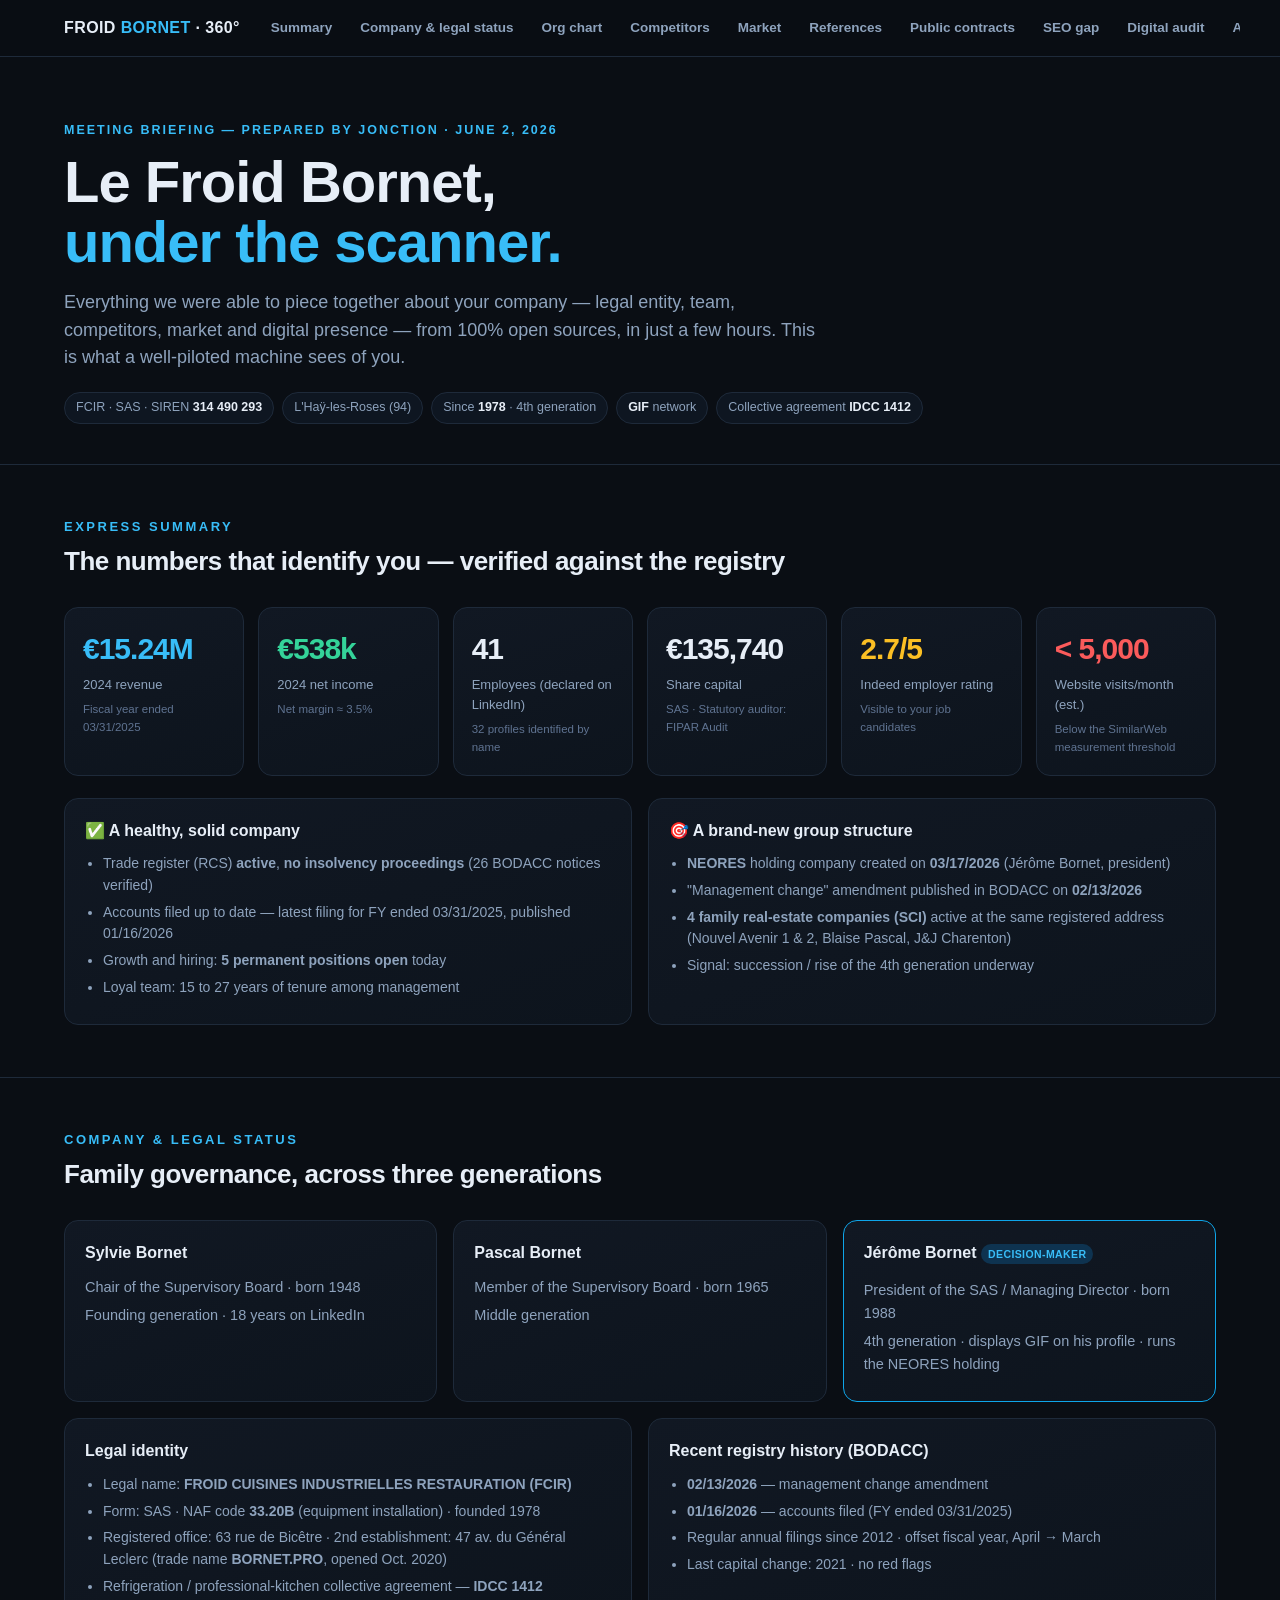
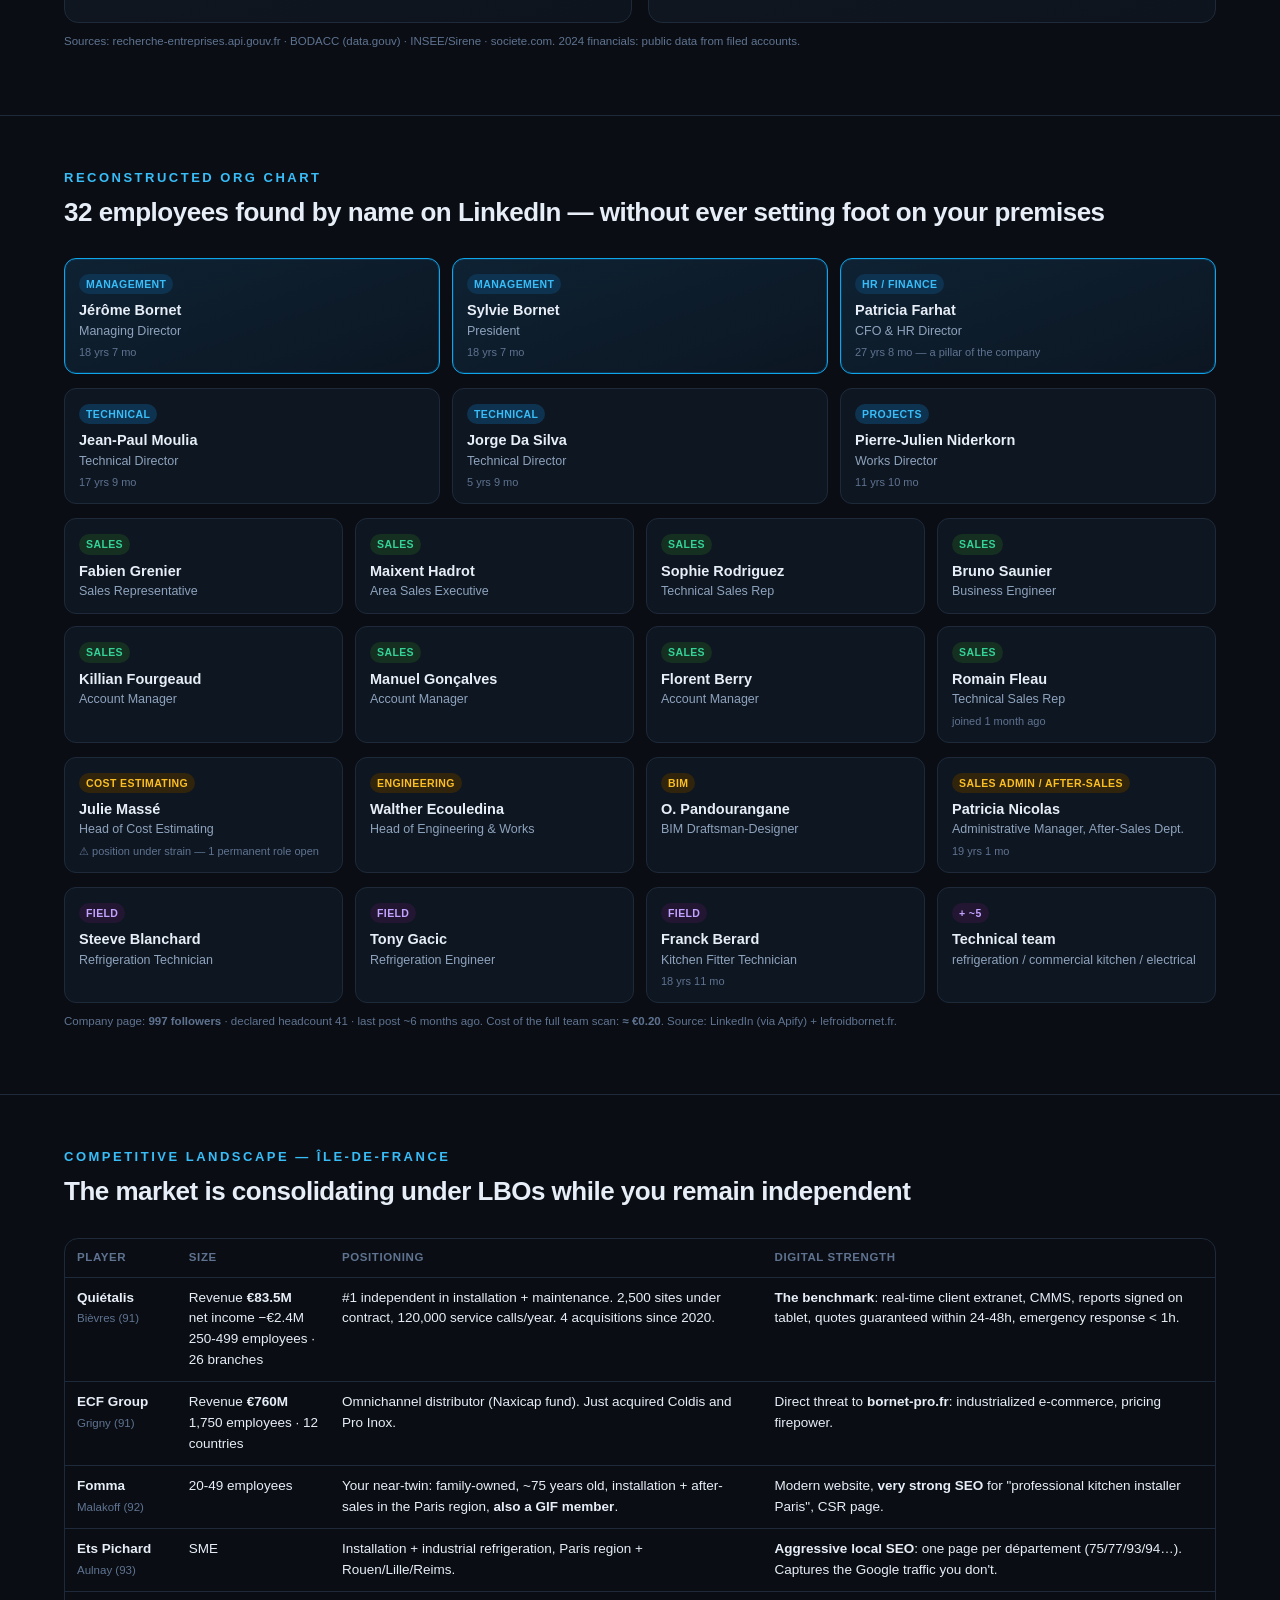
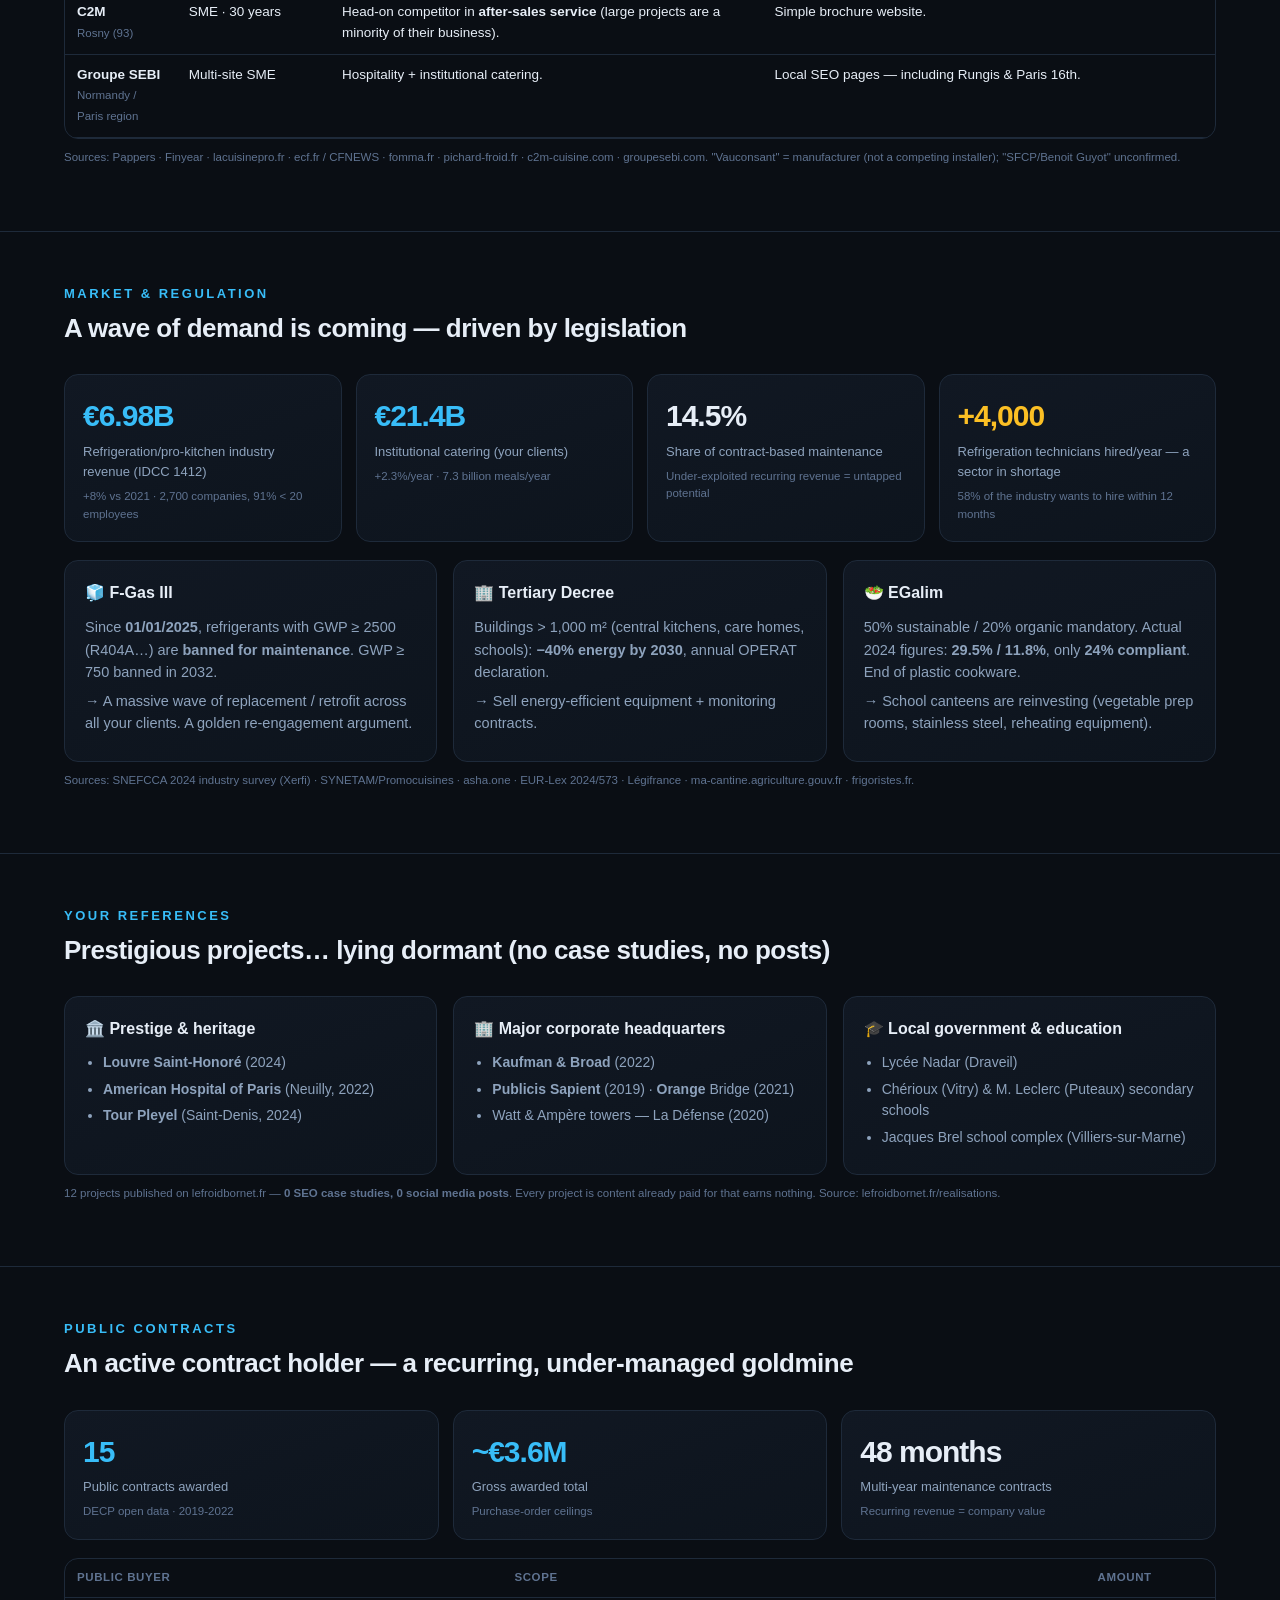
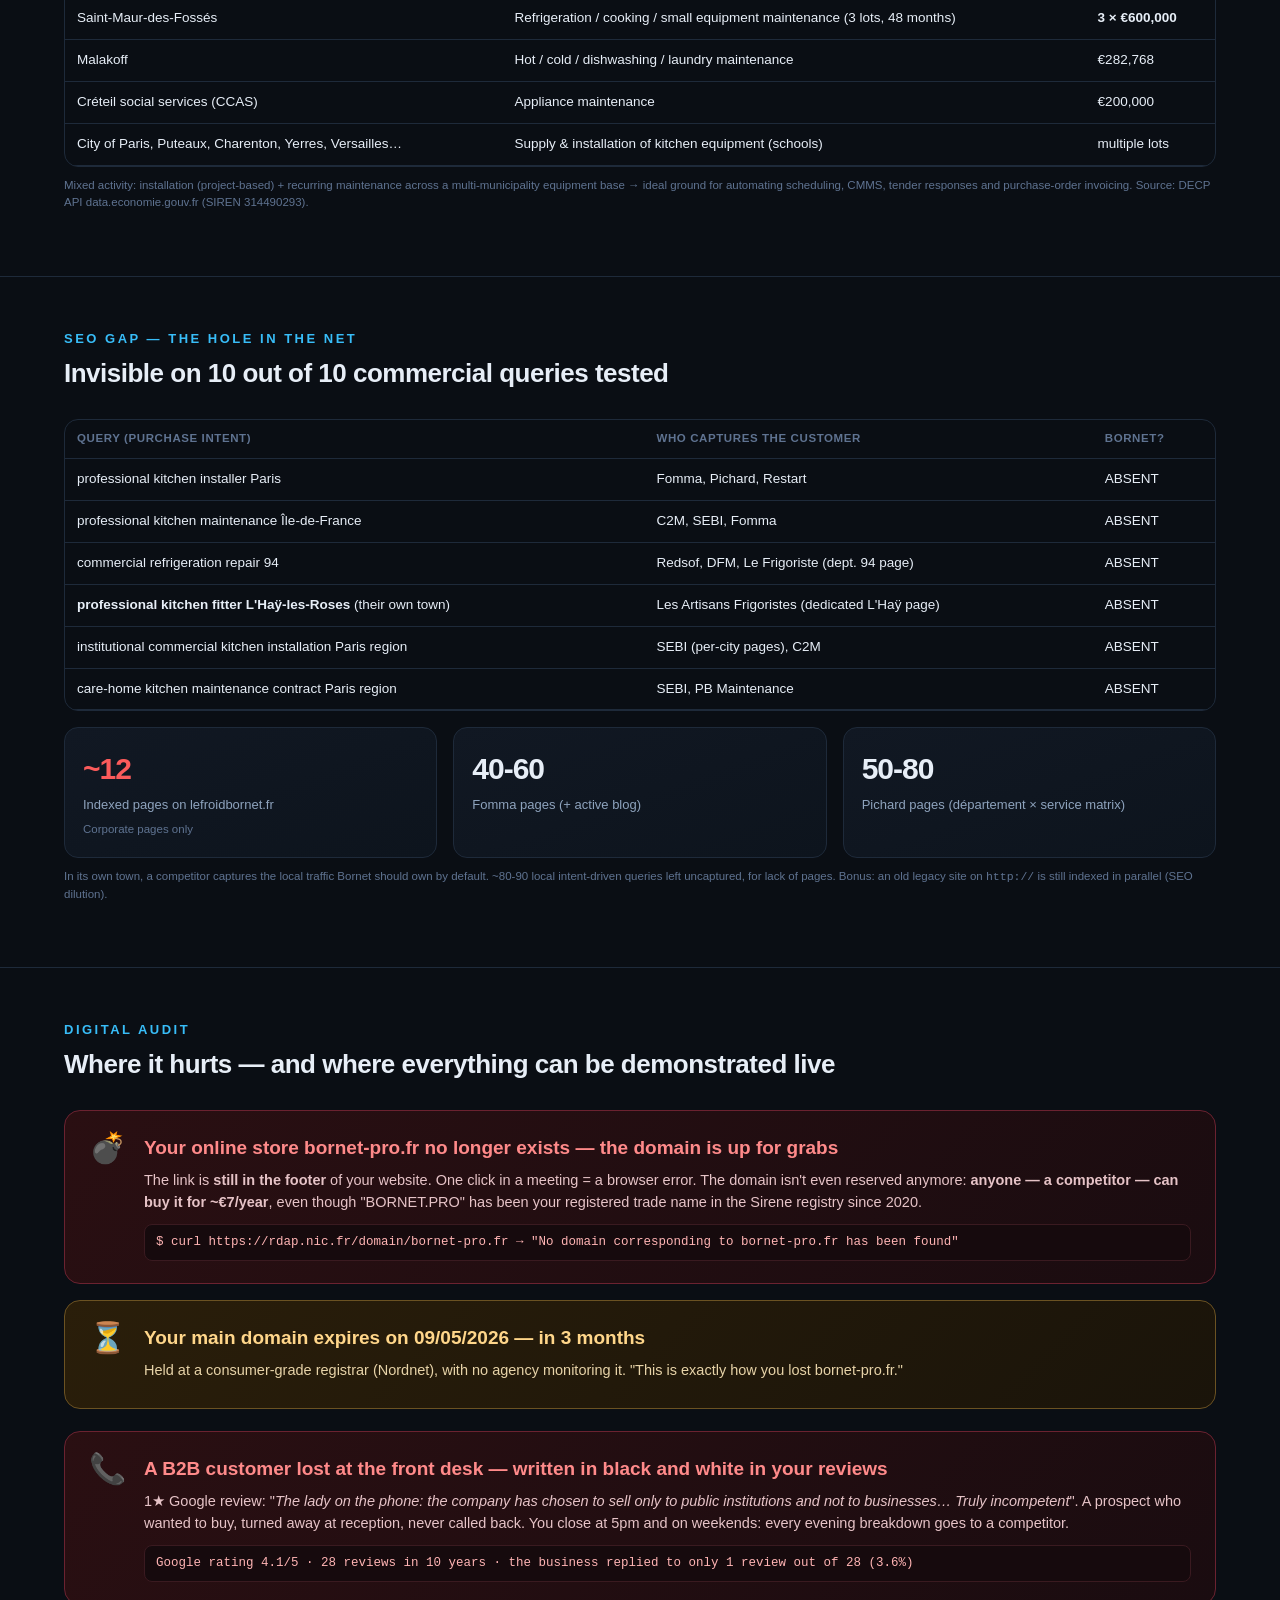
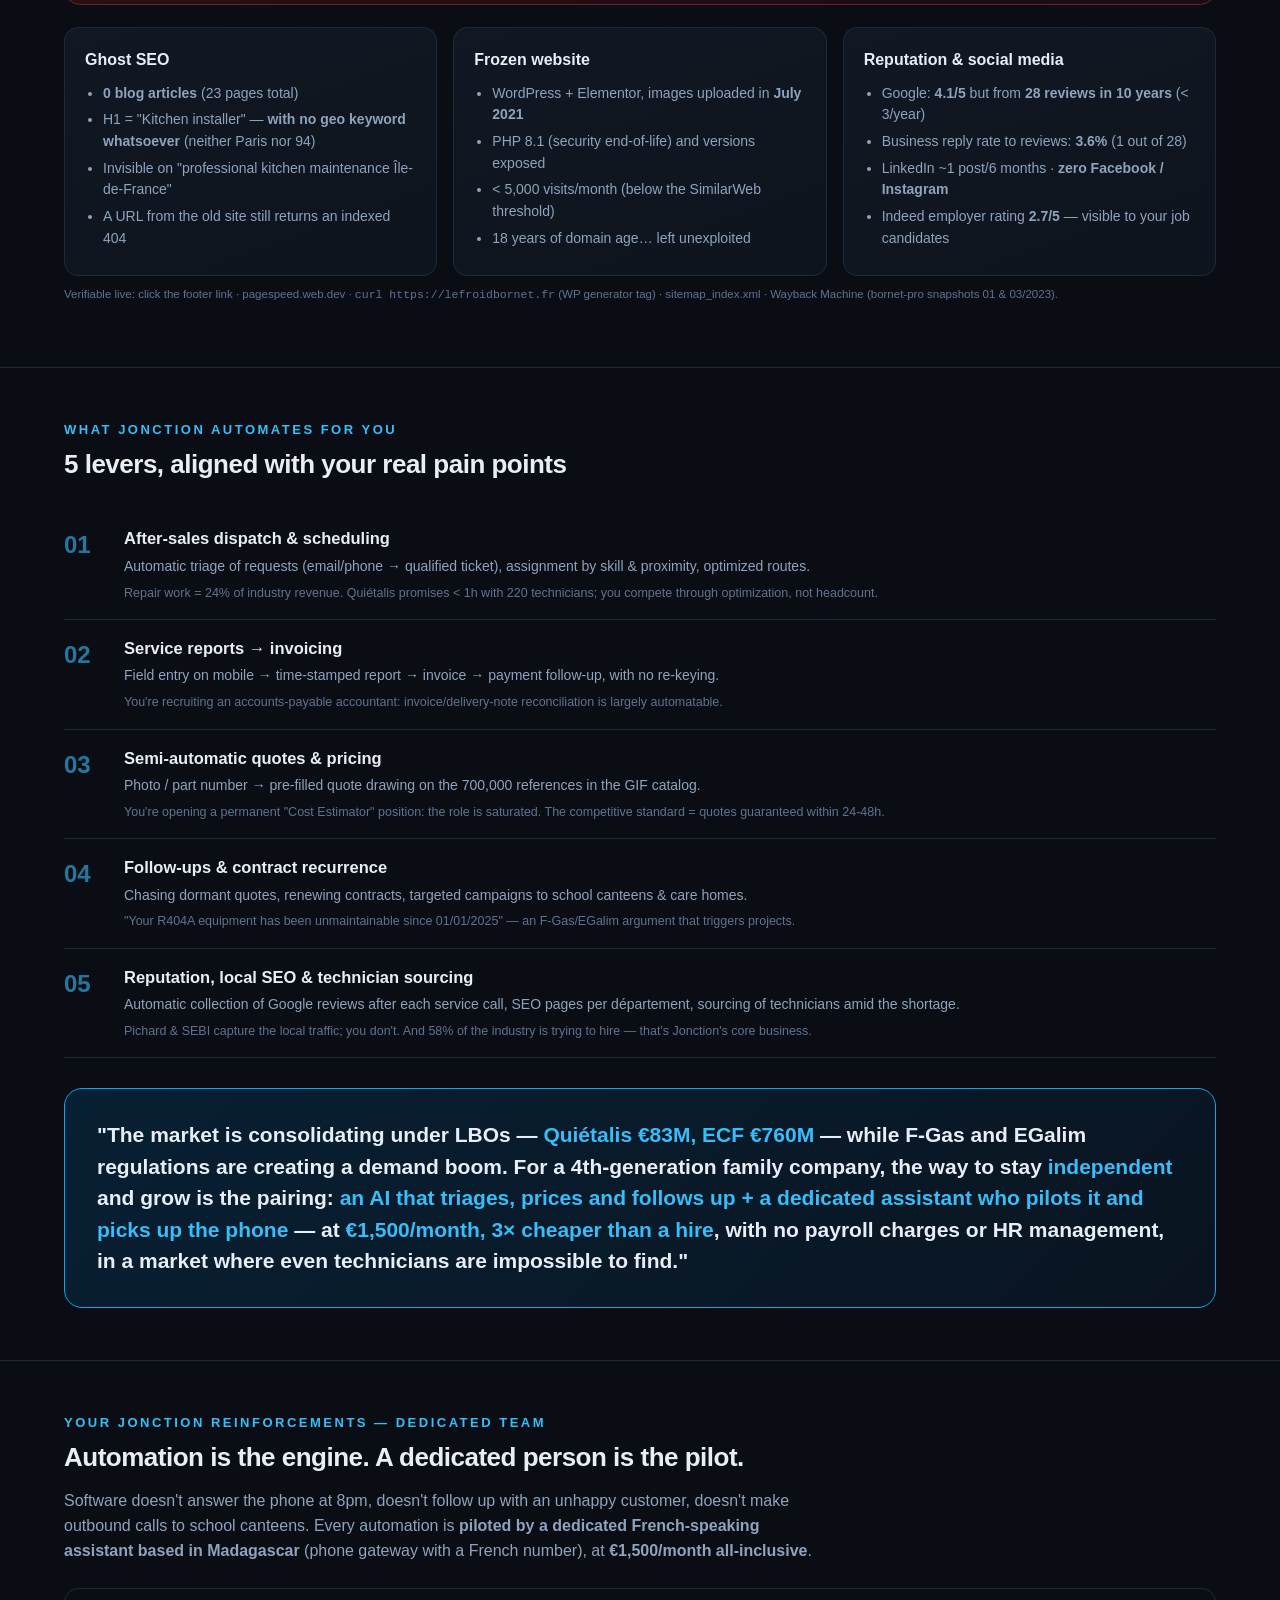
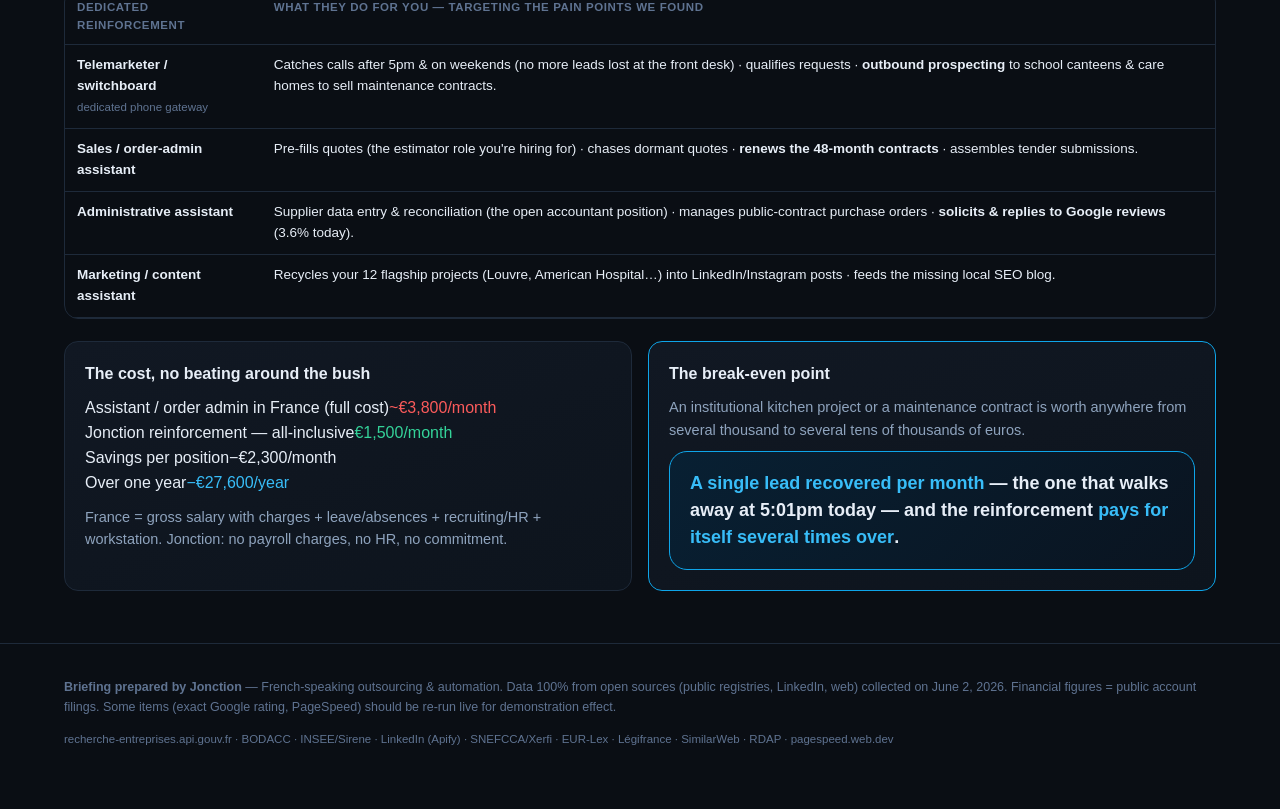
<file: dossier_bornet_demo_en.html>
<!doctype html>
<html lang="en">
<head>
<meta charset="utf-8">
<meta name="viewport" content="width=device-width, initial-scale=1">
<title>Le Froid Bornet — 360° X-Ray</title>
<style>
  :root{
    --bg:#0a0e14; --bg2:#080b11;  --panel:#111823; --panel2:#0d141d;
    --line:#1e2a3a; --txt:#e7eef7; --muted:#8ea3bd; --dim:#5f7391;
    --cold:#38bdf8; --cold2:#0ea5e9; --ok:#34d399; --warn:#fbbf24; --dang:#fb5b5b;
    --accent:#f59e0b;
  }
  *{box-sizing:border-box}
  html{scroll-behavior:smooth}
  body{margin:0;background:radial-gradient(1200px 600px at 80% -10%,#0f2233 0%,#0a0e14 55%);
    color:var(--txt);font:16px/1.55 -apple-system,BlinkMacSystemFont,"Segoe UI",Roboto,Helvetica,Arial,sans-serif;
    -webkit-font-smoothing:antialiased}
  a{color:var(--cold)}
  .wrap{max-width:1200px;margin:0 auto;padding:0 24px}
  /* nav */
  nav{position:sticky;top:0;z-index:50;background:rgba(10,14,20,.82);backdrop-filter:blur(12px);
    border-bottom:1px solid var(--line)}
  nav .wrap{display:flex;gap:6px;align-items:center;height:56px;overflow-x:auto;scrollbar-width:none}
  nav .wrap::-webkit-scrollbar{display:none}
  nav .brand{font-weight:800;letter-spacing:.4px;margin-right:14px;white-space:nowrap}
  nav .brand span{color:var(--cold)}
  nav a{color:var(--muted);text-decoration:none;font-size:13.5px;font-weight:600;padding:7px 11px;border-radius:8px;white-space:nowrap}
  nav a:hover{color:var(--txt);background:#16202e}
  /* hero */
  header.hero{padding:64px 0 40px;border-bottom:1px solid var(--line)}
  .kicker{color:var(--cold);font-weight:700;letter-spacing:2px;font-size:12.5px;text-transform:uppercase}
  h1{font-size:clamp(34px,5vw,58px);line-height:1.02;margin:12px 0 8px;letter-spacing:-1px}
  h1 b{color:var(--cold)}
  .sub{color:var(--muted);font-size:18px;max-width:760px}
  .tags{display:flex;flex-wrap:wrap;gap:8px;margin-top:20px}
  .tag{font-size:12.5px;color:var(--muted);border:1px solid var(--line);background:#0e1621;
    padding:5px 11px;border-radius:999px}
  .tag b{color:var(--txt)}
  /* sections */
  section{padding:52px 0;border-bottom:1px solid var(--line)}
  h2{font-size:13px;letter-spacing:2.5px;text-transform:uppercase;color:var(--cold);margin:0 0 4px}
  h2+.h2sub{font-size:26px;font-weight:800;margin:0 0 26px;letter-spacing:-.5px}
  /* kpi */
  .kpis{display:grid;grid-template-columns:repeat(auto-fit,minmax(160px,1fr));gap:14px}
  .kpi{background:linear-gradient(160deg,var(--panel),var(--panel2));border:1px solid var(--line);
    border-radius:14px;padding:18px}
  .kpi .n{font-size:30px;font-weight:800;letter-spacing:-1px}
  .kpi .l{color:var(--muted);font-size:13px;margin-top:2px}
  .kpi .d{color:var(--dim);font-size:11.5px;margin-top:6px}
  .cold{color:var(--cold)} .ok{color:var(--ok)} .warn{color:var(--warn)} .dang{color:var(--dang)}
  /* grid cards */
  .grid{display:grid;gap:16px}
  .g2{grid-template-columns:1fr 1fr} .g3{grid-template-columns:repeat(3,1fr)}
  .card{background:linear-gradient(160deg,var(--panel),var(--panel2));border:1px solid var(--line);
    border-radius:14px;padding:20px}
  .card h3{margin:0 0 10px;font-size:16px}
  .card p{margin:6px 0;color:var(--muted);font-size:14.5px}
  .card ul{margin:8px 0 0;padding-left:18px;color:var(--muted);font-size:14px}
  .card li{margin:5px 0}
  /* callout */
  .bomb{background:linear-gradient(135deg,#2a0f12,#1a0c10);border:1px solid #6b2230;border-radius:16px;
    padding:22px 24px;display:flex;gap:18px;align-items:flex-start}
  .bomb .ic{font-size:30px;line-height:1}
  .bomb h3{margin:0 0 6px;color:#ff8a8a;font-size:19px}
  .bomb p{margin:5px 0;color:#e6c3c7;font-size:14.5px}
  .bomb .proof{margin-top:10px;font-family:ui-monospace,Menlo,Consolas,monospace;font-size:12.5px;
    color:#ffb4b4;background:#160a0d;border:1px solid #3a1a20;border-radius:8px;padding:8px 11px;overflow-x:auto}
  /* table */
  table{width:100%;border-collapse:collapse;font-size:13.5px}
  th,td{text-align:left;padding:10px 12px;border-bottom:1px solid var(--line);vertical-align:top}
  th{color:var(--dim);font-size:11.5px;text-transform:uppercase;letter-spacing:.6px;font-weight:700}
  tbody tr:hover{background:#0f1927}
  td b{color:var(--txt)}
  .tbl-wrap{overflow-x:auto;border:1px solid var(--line);border-radius:14px}
  /* org */
  .org{display:grid;gap:14px}
  .orgrow{display:grid;gap:12px}
  .r3{grid-template-columns:repeat(3,1fr)} .r4{grid-template-columns:repeat(4,1fr)}
  .person{background:#0e1621;border:1px solid var(--line);border-radius:12px;padding:12px 14px}
  .person.boss{border-color:var(--cold2);background:linear-gradient(160deg,#0e2233,#0c1622);box-shadow:0 0 0 1px #0e3350 inset}
  .person .nm{font-weight:700;font-size:14.5px}
  .person .ro{color:var(--muted);font-size:12.5px}
  .person .an{color:var(--dim);font-size:11px;margin-top:3px}
  .pill{display:inline-block;font-size:10.5px;font-weight:700;letter-spacing:.4px;padding:2px 7px;border-radius:999px;margin-bottom:5px}
  .pill.dir{background:#0e3350;color:var(--cold)} .pill.com{background:#153021;color:var(--ok)}
  .pill.adv{background:#31240c;color:var(--warn)} .pill.tec{background:#231633;color:#c4a2ff}
  /* axes */
  .axe{display:grid;grid-template-columns:44px 1fr;gap:16px;padding:16px 0;border-bottom:1px solid var(--line)}
  .axe:last-child{border-bottom:0}
  .axe .num{font-size:24px;font-weight:800;color:var(--cold);opacity:.6}
  .axe h3{margin:0 0 4px;font-size:16.5px}
  .axe p{margin:0;color:var(--muted);font-size:14px}
  .axe .why{color:var(--dim);font-size:12.5px;margin-top:6px}
  /* pitch */
  .pitch{background:linear-gradient(135deg,#082033,#0a1420);border:1px solid var(--cold2);border-radius:18px;padding:30px 32px}
  .pitch .q{font-size:21px;line-height:1.5;font-weight:600}
  .pitch .q b{color:var(--cold)}
  footer{padding:34px 0 60px;color:var(--dim);font-size:12.5px}
  .src{color:var(--dim);font-size:11.5px;margin-top:10px}
  .flag{display:inline-block;background:#160a0d;border:1px solid #3a1a20;color:#ff9a9a;font-size:11px;
    padding:2px 8px;border-radius:6px;font-weight:700}
  @media(max-width:820px){.g2,.g3,.r3,.r4{grid-template-columns:1fr}.axe{grid-template-columns:1fr}}
  @media print{nav{display:none}body{background:#fff;color:#111}.card,.kpi{break-inside:avoid}}
</style>
</head>
<body>

<nav><div class="wrap">
  <div class="brand">FROID <span>BORNET</span> · 360°</div>
  <a href="#synth">Summary</a>
  <a href="#legal">Company &amp; legal status</a>
  <a href="#org">Org chart</a>
  <a href="#conc">Competitors</a>
  <a href="#marche">Market</a>
  <a href="#refs">References</a>
  <a href="#marches">Public contracts</a>
  <a href="#seo">SEO gap</a>
  <a href="#digital">Digital audit</a>
  <a href="#axes">Automation</a>
  <a href="#renforts">Jonction reinforcements</a>
</div></nav>

<header class="hero"><div class="wrap">
  <div class="kicker">Meeting briefing — prepared by Jonction · June 2, 2026</div>
  <h1>Le Froid Bornet,<br><b>under the scanner.</b></h1>
  <p class="sub">Everything we were able to piece together about your company — legal entity, team, competitors, market and digital presence — from 100% open sources, in just a few hours. This is what a well-piloted machine sees of you.</p>
  <div class="tags">
    <span class="tag">FCIR · SAS · SIREN <b>314 490 293</b></span>
    <span class="tag">L'Haÿ-les-Roses (94)</span>
    <span class="tag">Since <b>1978</b> · 4th generation</span>
    <span class="tag"><b>GIF</b> network</span>
    <span class="tag">Collective agreement <b>IDCC 1412</b></span>
  </div>
</div></header>

<!-- SUMMARY -->
<section id="synth"><div class="wrap">
  <h2>Express summary</h2>
  <div class="h2sub">The numbers that identify you — verified against the registry</div>
  <div class="kpis">
    <div class="kpi"><div class="n cold">€15.24M</div><div class="l">2024 revenue</div><div class="d">Fiscal year ended 03/31/2025</div></div>
    <div class="kpi"><div class="n ok">€538k</div><div class="l">2024 net income</div><div class="d">Net margin ≈ 3.5%</div></div>
    <div class="kpi"><div class="n">41</div><div class="l">Employees (declared on LinkedIn)</div><div class="d">32 profiles identified by name</div></div>
    <div class="kpi"><div class="n">€135,740</div><div class="l">Share capital</div><div class="d">SAS · Statutory auditor: FIPAR Audit</div></div>
    <div class="kpi"><div class="n warn">2.7/5</div><div class="l">Indeed employer rating</div><div class="d">Visible to your job candidates</div></div>
    <div class="kpi"><div class="n dang">&lt; 5,000</div><div class="l">Website visits/month (est.)</div><div class="d">Below the SimilarWeb measurement threshold</div></div>
  </div>

  <div style="margin-top:22px" class="grid g2">
    <div class="card">
      <h3>✅ A healthy, solid company</h3>
      <ul>
        <li>Trade register (RCS) <b>active</b>, <b>no insolvency proceedings</b> (26 BODACC notices verified)</li>
        <li>Accounts filed up to date — latest filing for FY ended 03/31/2025, published 01/16/2026</li>
        <li>Growth and hiring: <b>5 permanent positions open</b> today</li>
        <li>Loyal team: 15 to 27 years of tenure among management</li>
      </ul>
    </div>
    <div class="card">
      <h3>🎯 A brand-new group structure</h3>
      <ul>
        <li><b>NEORES</b> holding company created on <b>03/17/2026</b> (Jérôme Bornet, president)</li>
        <li>"Management change" amendment published in BODACC on <b>02/13/2026</b></li>
        <li><b>4 family real-estate companies (SCI)</b> active at the same registered address (Nouvel Avenir 1 &amp; 2, Blaise Pascal, J&amp;J Charenton)</li>
        <li>Signal: succession / rise of the 4th generation underway</li>
      </ul>
    </div>
  </div>
</div></section>

<!-- LEGAL -->
<section id="legal"><div class="wrap">
  <h2>Company &amp; legal status</h2>
  <div class="h2sub">Family governance, across three generations</div>
  <div class="grid g3">
    <div class="card">
      <h3>Sylvie Bornet</h3>
      <p>Chair of the Supervisory Board · born 1948</p>
      <p class="src">Founding generation · 18 years on LinkedIn</p>
    </div>
    <div class="card">
      <h3>Pascal Bornet</h3>
      <p>Member of the Supervisory Board · born 1965</p>
      <p class="src">Middle generation</p>
    </div>
    <div class="card" style="border-color:var(--cold2)">
      <h3>Jérôme Bornet <span class="pill dir">DECISION-MAKER</span></h3>
      <p>President of the SAS / Managing Director · born 1988</p>
      <p class="src">4th generation · displays GIF on his profile · runs the NEORES holding</p>
    </div>
  </div>

  <div style="margin-top:16px" class="grid g2">
    <div class="card">
      <h3>Legal identity</h3>
      <ul>
        <li>Legal name: <b>FROID CUISINES INDUSTRIELLES RESTAURATION (FCIR)</b></li>
        <li>Form: SAS · NAF code <b>33.20B</b> (equipment installation) · founded 1978</li>
        <li>Registered office: 63 rue de Bicêtre · 2nd establishment: 47 av. du Général Leclerc (trade name <b>BORNET.PRO</b>, opened Oct. 2020)</li>
        <li>Refrigeration / professional-kitchen collective agreement — <b>IDCC 1412</b></li>
      </ul>
    </div>
    <div class="card">
      <h3>Recent registry history (BODACC)</h3>
      <ul>
        <li><b>02/13/2026</b> — management change amendment</li>
        <li><b>01/16/2026</b> — accounts filed (FY ended 03/31/2025)</li>
        <li>Regular annual filings since 2012 · offset fiscal year, April → March</li>
        <li>Last capital change: 2021 · no red flags</li>
      </ul>
    </div>
  </div>
  <p class="src">Sources: recherche-entreprises.api.gouv.fr · BODACC (data.gouv) · INSEE/Sirene · societe.com. 2024 financials: public data from filed accounts.</p>
</div></section>

<!-- ORG -->
<section id="org"><div class="wrap">
  <h2>Reconstructed org chart</h2>
  <div class="h2sub">32 employees found by name on LinkedIn — without ever setting foot on your premises</div>

  <div class="org">
    <div class="orgrow r3">
      <div class="person boss"><span class="pill dir">MANAGEMENT</span><div class="nm">Jérôme Bornet</div><div class="ro">Managing Director</div><div class="an">18 yrs 7 mo</div></div>
      <div class="person boss"><span class="pill dir">MANAGEMENT</span><div class="nm">Sylvie Bornet</div><div class="ro">President</div><div class="an">18 yrs 7 mo</div></div>
      <div class="person boss"><span class="pill dir">HR / FINANCE</span><div class="nm">Patricia Farhat</div><div class="ro">CFO &amp; HR Director</div><div class="an">27 yrs 8 mo — a pillar of the company</div></div>
    </div>
    <div class="orgrow r3">
      <div class="person"><span class="pill dir">TECHNICAL</span><div class="nm">Jean-Paul Moulia</div><div class="ro">Technical Director</div><div class="an">17 yrs 9 mo</div></div>
      <div class="person"><span class="pill dir">TECHNICAL</span><div class="nm">Jorge Da Silva</div><div class="ro">Technical Director</div><div class="an">5 yrs 9 mo</div></div>
      <div class="person"><span class="pill dir">PROJECTS</span><div class="nm">Pierre-Julien Niderkorn</div><div class="ro">Works Director</div><div class="an">11 yrs 10 mo</div></div>
    </div>
    <div class="orgrow r4">
      <div class="person"><span class="pill com">SALES</span><div class="nm">Fabien Grenier</div><div class="ro">Sales Representative</div></div>
      <div class="person"><span class="pill com">SALES</span><div class="nm">Maixent Hadrot</div><div class="ro">Area Sales Executive</div></div>
      <div class="person"><span class="pill com">SALES</span><div class="nm">Sophie Rodriguez</div><div class="ro">Technical Sales Rep</div></div>
      <div class="person"><span class="pill com">SALES</span><div class="nm">Bruno Saunier</div><div class="ro">Business Engineer</div></div>
      <div class="person"><span class="pill com">SALES</span><div class="nm">Killian Fourgeaud</div><div class="ro">Account Manager</div></div>
      <div class="person"><span class="pill com">SALES</span><div class="nm">Manuel Gonçalves</div><div class="ro">Account Manager</div></div>
      <div class="person"><span class="pill com">SALES</span><div class="nm">Florent Berry</div><div class="ro">Account Manager</div></div>
      <div class="person"><span class="pill com">SALES</span><div class="nm">Romain Fleau</div><div class="ro">Technical Sales Rep</div><div class="an">joined 1 month ago</div></div>
    </div>
    <div class="orgrow r4">
      <div class="person"><span class="pill adv">COST ESTIMATING</span><div class="nm">Julie Massé</div><div class="ro">Head of Cost Estimating</div><div class="an">⚠ position under strain — 1 permanent role open</div></div>
      <div class="person"><span class="pill adv">ENGINEERING</span><div class="nm">Walther Ecouledina</div><div class="ro">Head of Engineering &amp; Works</div></div>
      <div class="person"><span class="pill adv">BIM</span><div class="nm">O. Pandourangane</div><div class="ro">BIM Draftsman-Designer</div></div>
      <div class="person"><span class="pill adv">SALES ADMIN / AFTER-SALES</span><div class="nm">Patricia Nicolas</div><div class="ro">Administrative Manager, After-Sales Dept.</div><div class="an">19 yrs 1 mo</div></div>
    </div>
    <div class="orgrow r4">
      <div class="person"><span class="pill tec">FIELD</span><div class="nm">Steeve Blanchard</div><div class="ro">Refrigeration Technician</div></div>
      <div class="person"><span class="pill tec">FIELD</span><div class="nm">Tony Gacic</div><div class="ro">Refrigeration Engineer</div></div>
      <div class="person"><span class="pill tec">FIELD</span><div class="nm">Franck Berard</div><div class="ro">Kitchen Fitter Technician</div><div class="an">18 yrs 11 mo</div></div>
      <div class="person"><span class="pill tec">+ ~5</span><div class="nm">Technical team</div><div class="ro">refrigeration / commercial kitchen / electrical</div></div>
    </div>
  </div>
  <p class="src">Company page: <b>997 followers</b> · declared headcount 41 · last post ~6 months ago. Cost of the full team scan: <b>≈ €0.20</b>. Source: LinkedIn (via Apify) + lefroidbornet.fr.</p>
</div></section>

<!-- COMPETITORS -->
<section id="conc"><div class="wrap">
  <h2>Competitive landscape — Île-de-France</h2>
  <div class="h2sub">The market is consolidating under LBOs while you remain independent</div>
  <div class="tbl-wrap">
    <table>
      <thead><tr><th>Player</th><th>Size</th><th>Positioning</th><th>Digital strength</th></tr></thead>
      <tbody>
        <tr><td><b>Quiétalis</b><br><span class="src">Bièvres (91)</span></td><td>Revenue <b>€83.5M</b><br>net income −€2.4M<br>250-499 employees · 26 branches</td><td>#1 independent in installation + maintenance. 2,500 sites under contract, 120,000 service calls/year. 4 acquisitions since 2020.</td><td><b>The benchmark</b>: real-time client extranet, CMMS, reports signed on tablet, quotes guaranteed within 24-48h, emergency response &lt; 1h.</td></tr>
        <tr><td><b>ECF Group</b><br><span class="src">Grigny (91)</span></td><td>Revenue <b>€760M</b><br>1,750 employees · 12 countries</td><td>Omnichannel distributor (Naxicap fund). Just acquired Coldis and Pro Inox.</td><td>Direct threat to <b>bornet-pro.fr</b>: industrialized e-commerce, pricing firepower.</td></tr>
        <tr><td><b>Fomma</b><br><span class="src">Malakoff (92)</span></td><td>20-49 employees</td><td>Your near-twin: family-owned, ~75 years old, installation + after-sales in the Paris region, <b>also a GIF member</b>.</td><td>Modern website, <b>very strong SEO</b> for "professional kitchen installer Paris", CSR page.</td></tr>
        <tr><td><b>Ets Pichard</b><br><span class="src">Aulnay (93)</span></td><td>SME</td><td>Installation + industrial refrigeration, Paris region + Rouen/Lille/Reims.</td><td><b>Aggressive local SEO</b>: one page per département (75/77/93/94…). Captures the Google traffic you don't.</td></tr>
        <tr><td><b>C2M</b><br><span class="src">Rosny (93)</span></td><td>SME · 30 years</td><td>Head-on competitor in <b>after-sales service</b> (large projects are a minority of their business).</td><td>Simple brochure website.</td></tr>
        <tr><td><b>Groupe SEBI</b><br><span class="src">Normandy / Paris region</span></td><td>Multi-site SME</td><td>Hospitality + institutional catering.</td><td>Local SEO pages — including Rungis &amp; Paris 16th.</td></tr>
      </tbody>
    </table>
  </div>
  <p class="src">Sources: Pappers · Finyear · lacuisinepro.fr · ecf.fr / CFNEWS · fomma.fr · pichard-froid.fr · c2m-cuisine.com · groupesebi.com. "Vauconsant" = manufacturer (not a competing installer); "SFCP/Benoit Guyot" unconfirmed.</p>
</div></section>

<!-- MARKET -->
<section id="marche"><div class="wrap">
  <h2>Market &amp; regulation</h2>
  <div class="h2sub">A wave of demand is coming — driven by legislation</div>
  <div class="kpis">
    <div class="kpi"><div class="n cold">€6.98B</div><div class="l">Refrigeration/pro-kitchen industry revenue (IDCC 1412)</div><div class="d">+8% vs 2021 · 2,700 companies, 91% &lt; 20 employees</div></div>
    <div class="kpi"><div class="n cold">€21.4B</div><div class="l">Institutional catering (your clients)</div><div class="d">+2.3%/year · 7.3 billion meals/year</div></div>
    <div class="kpi"><div class="n">14.5%</div><div class="l">Share of contract-based maintenance</div><div class="d">Under-exploited recurring revenue = untapped potential</div></div>
    <div class="kpi"><div class="n warn">+4,000</div><div class="l">Refrigeration technicians hired/year — a sector in shortage</div><div class="d">58% of the industry wants to hire within 12 months</div></div>
  </div>
  <div style="margin-top:18px" class="grid g3">
    <div class="card">
      <h3>🧊 F-Gas III</h3>
      <p>Since <b>01/01/2025</b>, refrigerants with GWP ≥ 2500 (R404A…) are <b>banned for maintenance</b>. GWP ≥ 750 banned in 2032.</p>
      <p class="why">→ A massive wave of replacement / retrofit across all your clients. A golden re-engagement argument.</p>
    </div>
    <div class="card">
      <h3>🏢 Tertiary Decree</h3>
      <p>Buildings &gt; 1,000 m² (central kitchens, care homes, schools): <b>−40% energy by 2030</b>, annual OPERAT declaration.</p>
      <p class="why">→ Sell energy-efficient equipment + monitoring contracts.</p>
    </div>
    <div class="card">
      <h3>🥗 EGalim</h3>
      <p>50% sustainable / 20% organic mandatory. Actual 2024 figures: <b>29.5% / 11.8%</b>, only <b>24% compliant</b>. End of plastic cookware.</p>
      <p class="why">→ School canteens are reinvesting (vegetable prep rooms, stainless steel, reheating equipment).</p>
    </div>
  </div>
  <p class="src">Sources: SNEFCCA 2024 industry survey (Xerfi) · SYNETAM/Promocuisines · asha.one · EUR-Lex 2024/573 · Légifrance · ma-cantine.agriculture.gouv.fr · frigoristes.fr.</p>
</div></section>

<!-- REFERENCES -->
<section id="refs"><div class="wrap">
  <h2>Your references</h2>
  <div class="h2sub">Prestigious projects… lying dormant (no case studies, no posts)</div>
  <div class="grid g3">
    <div class="card"><h3>🏛️ Prestige &amp; heritage</h3><ul>
      <li><b>Louvre Saint-Honoré</b> (2024)</li>
      <li><b>American Hospital of Paris</b> (Neuilly, 2022)</li>
      <li><b>Tour Pleyel</b> (Saint-Denis, 2024)</li>
    </ul></div>
    <div class="card"><h3>🏢 Major corporate headquarters</h3><ul>
      <li><b>Kaufman &amp; Broad</b> (2022)</li>
      <li><b>Publicis Sapient</b> (2019) · <b>Orange</b> Bridge (2021)</li>
      <li>Watt &amp; Ampère towers — La Défense (2020)</li>
    </ul></div>
    <div class="card"><h3>🎓 Local government &amp; education</h3><ul>
      <li>Lycée Nadar (Draveil)</li>
      <li>Chérioux (Vitry) &amp; M. Leclerc (Puteaux) secondary schools</li>
      <li>Jacques Brel school complex (Villiers-sur-Marne)</li>
    </ul></div>
  </div>
  <p class="src">12 projects published on lefroidbornet.fr — <b>0 SEO case studies, 0 social media posts</b>. Every project is content already paid for that earns nothing. Source: lefroidbornet.fr/realisations.</p>
</div></section>

<!-- PUBLIC CONTRACTS -->
<section id="marches"><div class="wrap">
  <h2>Public contracts</h2>
  <div class="h2sub">An active contract holder — a recurring, under-managed goldmine</div>
  <div class="kpis" style="margin-bottom:18px">
    <div class="kpi"><div class="n cold">15</div><div class="l">Public contracts awarded</div><div class="d">DECP open data · 2019-2022</div></div>
    <div class="kpi"><div class="n cold">~€3.6M</div><div class="l">Gross awarded total</div><div class="d">Purchase-order ceilings</div></div>
    <div class="kpi"><div class="n">48 months</div><div class="l">Multi-year maintenance contracts</div><div class="d">Recurring revenue = company value</div></div>
  </div>
  <div class="tbl-wrap">
    <table>
      <thead><tr><th>Public buyer</th><th>Scope</th><th>Amount</th></tr></thead>
      <tbody>
        <tr><td>Saint-Maur-des-Fossés</td><td>Refrigeration / cooking / small equipment maintenance (3 lots, 48 months)</td><td><b>3 × €600,000</b></td></tr>
        <tr><td>Malakoff</td><td>Hot / cold / dishwashing / laundry maintenance</td><td>€282,768</td></tr>
        <tr><td>Créteil social services (CCAS)</td><td>Appliance maintenance</td><td>€200,000</td></tr>
        <tr><td>City of Paris, Puteaux, Charenton, Yerres, Versailles…</td><td>Supply &amp; installation of kitchen equipment (schools)</td><td>multiple lots</td></tr>
      </tbody>
    </table>
  </div>
  <p class="src">Mixed activity: installation (project-based) + recurring maintenance across a multi-municipality equipment base → ideal ground for automating scheduling, CMMS, tender responses and purchase-order invoicing. Source: DECP API data.economie.gouv.fr (SIREN 314490293).</p>
</div></section>

<!-- SEO GAP -->
<section id="seo"><div class="wrap">
  <h2>SEO gap — the hole in the net</h2>
  <div class="h2sub">Invisible on 10 out of 10 commercial queries tested</div>
  <div class="tbl-wrap">
    <table>
      <thead><tr><th>Query (purchase intent)</th><th>Who captures the customer</th><th>Bornet?</th></tr></thead>
      <tbody>
        <tr><td>professional kitchen installer Paris</td><td>Fomma, Pichard, Restart</td><td><span class="badge b-red">ABSENT</span></td></tr>
        <tr><td>professional kitchen maintenance Île-de-France</td><td>C2M, SEBI, Fomma</td><td><span class="badge b-red">ABSENT</span></td></tr>
        <tr><td>commercial refrigeration repair 94</td><td>Redsof, DFM, Le Frigoriste (dept. 94 page)</td><td><span class="badge b-red">ABSENT</span></td></tr>
        <tr><td><b>professional kitchen fitter L'Haÿ-les-Roses</b> (their own town)</td><td>Les Artisans Frigoristes (dedicated L'Haÿ page)</td><td><span class="badge b-red">ABSENT</span></td></tr>
        <tr><td>institutional commercial kitchen installation Paris region</td><td>SEBI (per-city pages), C2M</td><td><span class="badge b-red">ABSENT</span></td></tr>
        <tr><td>care-home kitchen maintenance contract Paris region</td><td>SEBI, PB Maintenance</td><td><span class="badge b-red">ABSENT</span></td></tr>
      </tbody>
    </table>
  </div>
  <div style="margin-top:16px" class="grid g3">
    <div class="kpi"><div class="n dang">~12</div><div class="l">Indexed pages on lefroidbornet.fr</div><div class="d">Corporate pages only</div></div>
    <div class="kpi"><div class="n">40-60</div><div class="l">Fomma pages (+ active blog)</div></div>
    <div class="kpi"><div class="n">50-80</div><div class="l">Pichard pages (département × service matrix)</div></div>
  </div>
  <p class="src">In its own town, a competitor captures the local traffic Bornet should own by default. ~80-90 local intent-driven queries left uncaptured, for lack of pages. Bonus: an old legacy site on <code>http://</code> is still indexed in parallel (SEO dilution).</p>
</div></section>

<!-- DIGITAL -->
<section id="digital"><div class="wrap">
  <h2>Digital audit</h2>
  <div class="h2sub">Where it hurts — and where everything can be demonstrated live</div>

  <div class="bomb" style="margin-bottom:16px">
    <div class="ic">💣</div>
    <div>
      <h3>Your online store bornet-pro.fr no longer exists — the domain is up for grabs</h3>
      <p>The link is <b>still in the footer</b> of your website. One click in a meeting = a browser error. The domain isn't even reserved anymore: <b>anyone — a competitor — can buy it for ~€7/year</b>, even though "BORNET.PRO" has been your registered trade name in the Sirene registry since 2020.</p>
      <div class="proof">$ curl https://rdap.nic.fr/domain/bornet-pro.fr  →  "No domain corresponding to bornet-pro.fr has been found"</div>
    </div>
  </div>

  <div class="bomb" style="margin-bottom:22px;background:linear-gradient(135deg,#2a1e0a,#1a140a);border-color:#6b5222">
    <div class="ic">⏳</div>
    <div>
      <h3 style="color:#ffd68a">Your main domain expires on 09/05/2026 — in 3 months</h3>
      <p style="color:#e7d3a8">Held at a consumer-grade registrar (Nordnet), with no agency monitoring it. "This is exactly how you lost bornet-pro.fr."</p>
    </div>
  </div>

  <div class="bomb" style="margin:0 0 22px">
    <div class="ic">📞</div>
    <div>
      <h3>A B2B customer lost at the front desk — written in black and white in your reviews</h3>
      <p>1★ Google review: "<i>The lady on the phone: the company has chosen to sell only to public institutions and not to businesses… Truly incompetent</i>". A prospect who wanted to buy, turned away at reception, never called back. You close at 5pm and on weekends: every evening breakdown goes to a competitor.</p>
      <div class="proof">Google rating 4.1/5 · 28 reviews in 10 years · the business replied to only 1 review out of 28 (3.6%)</div>
    </div>
  </div>

  <div class="grid g3">
    <div class="card"><h3>Ghost SEO</h3><ul>
      <li><b>0 blog articles</b> (23 pages total)</li>
      <li>H1 = "Kitchen installer" — <b>with no geo keyword whatsoever</b> (neither Paris nor 94)</li>
      <li>Invisible on "professional kitchen maintenance Île-de-France"</li>
      <li>A URL from the old site still returns an indexed 404</li>
    </ul></div>
    <div class="card"><h3>Frozen website</h3><ul>
      <li>WordPress + Elementor, images uploaded in <b>July 2021</b></li>
      <li>PHP 8.1 (security end-of-life) and versions exposed</li>
      <li>&lt; 5,000 visits/month (below the SimilarWeb threshold)</li>
      <li>18 years of domain age… left unexploited</li>
    </ul></div>
    <div class="card"><h3>Reputation &amp; social media</h3><ul>
      <li>Google: <b>4.1/5</b> but from <b>28 reviews in 10 years</b> (&lt; 3/year)</li>
      <li>Business reply rate to reviews: <b>3.6%</b> (1 out of 28)</li>
      <li>LinkedIn ~1 post/6 months · <b>zero Facebook / Instagram</b></li>
      <li>Indeed employer rating <b>2.7/5</b> — visible to your job candidates</li>
    </ul></div>
  </div>
  <p class="src">Verifiable live: click the footer link · pagespeed.web.dev · <code>curl https://lefroidbornet.fr</code> (WP generator tag) · sitemap_index.xml · Wayback Machine (bornet-pro snapshots 01 &amp; 03/2023).</p>
</div></section>

<!-- AXES -->
<section id="axes"><div class="wrap">
  <h2>What Jonction automates for you</h2>
  <div class="h2sub">5 levers, aligned with your real pain points</div>

  <div class="axe"><div class="num">01</div><div>
    <h3>After-sales dispatch &amp; scheduling</h3>
    <p>Automatic triage of requests (email/phone → qualified ticket), assignment by skill &amp; proximity, optimized routes.</p>
    <p class="why">Repair work = 24% of industry revenue. Quiétalis promises &lt; 1h with 220 technicians; you compete through optimization, not headcount.</p>
  </div></div>
  <div class="axe"><div class="num">02</div><div>
    <h3>Service reports → invoicing</h3>
    <p>Field entry on mobile → time-stamped report → invoice → payment follow-up, with no re-keying.</p>
    <p class="why">You're recruiting an accounts-payable accountant: invoice/delivery-note reconciliation is largely automatable.</p>
  </div></div>
  <div class="axe"><div class="num">03</div><div>
    <h3>Semi-automatic quotes &amp; pricing</h3>
    <p>Photo / part number → pre-filled quote drawing on the 700,000 references in the GIF catalog.</p>
    <p class="why">You're opening a permanent "Cost Estimator" position: the role is saturated. The competitive standard = quotes guaranteed within 24-48h.</p>
  </div></div>
  <div class="axe"><div class="num">04</div><div>
    <h3>Follow-ups &amp; contract recurrence</h3>
    <p>Chasing dormant quotes, renewing contracts, targeted campaigns to school canteens &amp; care homes.</p>
    <p class="why">"Your R404A equipment has been unmaintainable since 01/01/2025" — an F-Gas/EGalim argument that triggers projects.</p>
  </div></div>
  <div class="axe"><div class="num">05</div><div>
    <h3>Reputation, local SEO &amp; technician sourcing</h3>
    <p>Automatic collection of Google reviews after each service call, SEO pages per département, sourcing of technicians amid the shortage.</p>
    <p class="why">Pichard &amp; SEBI capture the local traffic; you don't. And 58% of the industry is trying to hire — that's Jonction's core business.</p>
  </div></div>

  <div class="pitch" style="margin-top:30px">
    <div class="q">"The market is consolidating under LBOs — <b>Quiétalis €83M, ECF €760M</b> — while F-Gas and EGalim regulations are creating a demand boom. For a 4th-generation family company, the way to stay <b>independent</b> and grow is the pairing: <b>an AI that triages, prices and follows up + a dedicated assistant who pilots it and picks up the phone</b> — at <b>€1,500/month, 3× cheaper than a hire</b>, with no payroll charges or HR management, in a market where even technicians are impossible to find."</div>
  </div>
</div></section>

<!-- JONCTION REINFORCEMENTS -->
<section id="renforts"><div class="wrap">
  <h2>Your Jonction reinforcements — dedicated team</h2>
  <div class="h2sub">Automation is the engine. A dedicated person is the pilot.</div>
  <p class="desc" style="color:var(--muted);max-width:760px;margin:-14px 0 24px">Software doesn't answer the phone at 8pm, doesn't follow up with an unhappy customer, doesn't make outbound calls to school canteens. Every automation is <b>piloted by a dedicated French-speaking assistant based in Madagascar</b> (phone gateway with a French number), at <b>€1,500/month all-inclusive</b>.</p>

  <div class="tbl-wrap" style="margin-bottom:22px">
    <table>
      <thead><tr><th>Dedicated reinforcement</th><th>What they do for you — targeting the pain points we found</th></tr></thead>
      <tbody>
        <tr><td><b>Telemarketer / switchboard</b><br><span class="src">dedicated phone gateway</span></td><td>Catches calls after 5pm &amp; on weekends (no more leads lost at the front desk) · qualifies requests · <b>outbound prospecting</b> to school canteens &amp; care homes to sell maintenance contracts.</td></tr>
        <tr><td><b>Sales / order-admin assistant</b></td><td>Pre-fills quotes (the estimator role you're hiring for) · chases dormant quotes · <b>renews the 48-month contracts</b> · assembles tender submissions.</td></tr>
        <tr><td><b>Administrative assistant</b></td><td>Supplier data entry &amp; reconciliation (the open accountant position) · manages public-contract purchase orders · <b>solicits &amp; replies to Google reviews</b> (3.6% today).</td></tr>
        <tr><td><b>Marketing / content assistant</b></td><td>Recycles your 12 flagship projects (Louvre, American Hospital…) into LinkedIn/Instagram posts · feeds the missing local SEO blog.</td></tr>
      </tbody>
    </table>
  </div>

  <div class="grid g2">
    <div class="card">
      <h3>The cost, no beating around the bush</h3>
      <div class="row"><span class="k">Assistant / order admin in France (full cost)</span><span class="v dang">~€3,800/month</span></div>
      <div class="row"><span class="k">Jonction reinforcement — all-inclusive</span><span class="v ok">€1,500/month</span></div>
      <div class="row"><span class="k">Savings per position</span><span class="v">−€2,300/month</span></div>
      <div class="row"><span class="k">Over one year</span><span class="v cold">−€27,600/year</span></div>
      <p class="src" style="margin-top:10px">France = gross salary with charges + leave/absences + recruiting/HR + workstation. Jonction: no payroll charges, no HR, no commitment.</p>
    </div>
    <div class="card" style="border-color:var(--cold2)">
      <h3>The break-even point</h3>
      <p style="color:var(--muted);font-size:14.5px">An institutional kitchen project or a maintenance contract is worth anywhere from several thousand to several tens of thousands of euros.</p>
      <div class="pitch" style="padding:18px 20px;margin-top:10px">
        <div class="q" style="font-size:18px"><b>A single lead recovered per month</b> — the one that walks away at 5:01pm today — and the reinforcement <b>pays for itself several times over</b>.</div>
      </div>
    </div>
  </div>
</div></section>

<footer><div class="wrap">
  <b>Briefing prepared by Jonction</b> — French-speaking outsourcing &amp; automation. Data 100% from open sources (public registries, LinkedIn, web) collected on June 2, 2026. Financial figures = public account filings. Some items (exact Google rating, PageSpeed) should be re-run live for demonstration effect.
  <div class="src" style="margin-top:14px">recherche-entreprises.api.gouv.fr · BODACC · INSEE/Sirene · LinkedIn (Apify) · SNEFCCA/Xerfi · EUR-Lex · Légifrance · SimilarWeb · RDAP · pagespeed.web.dev</div>
</div></footer>

</body>
</html>
</file>
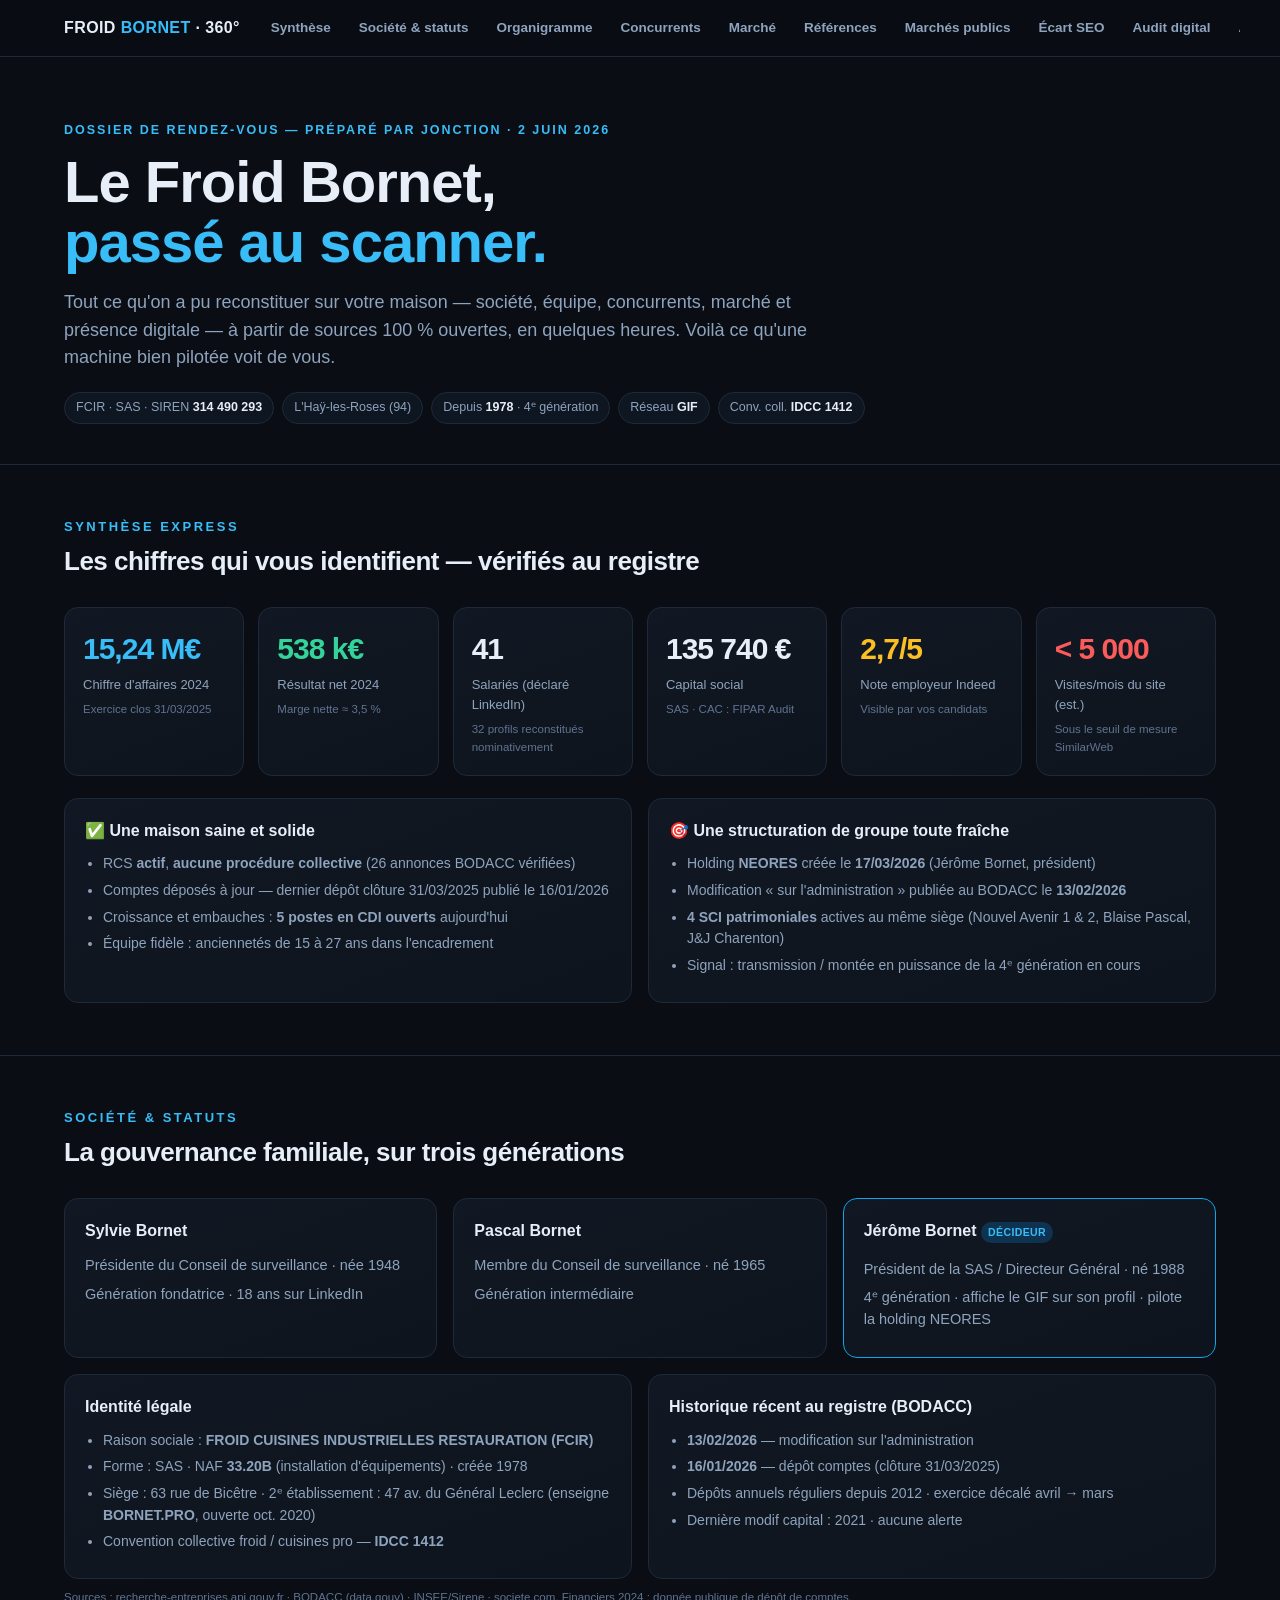
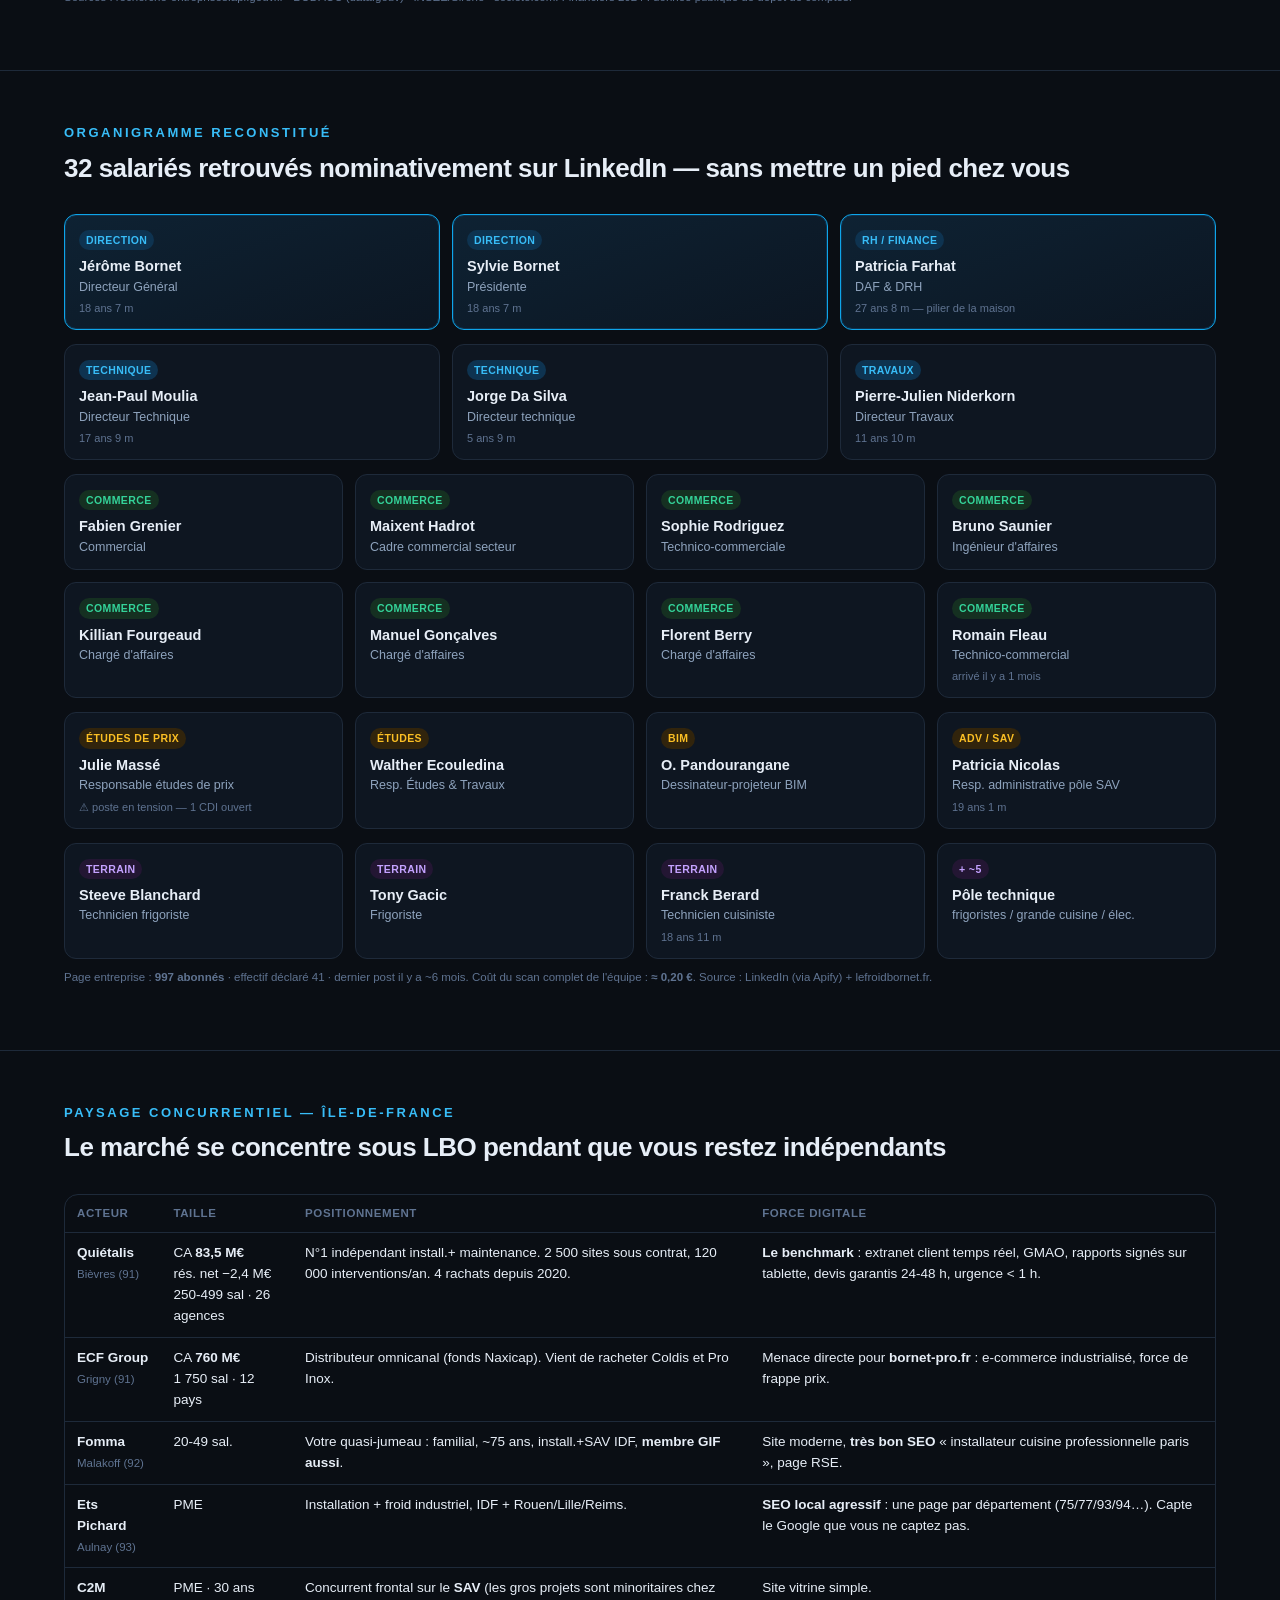
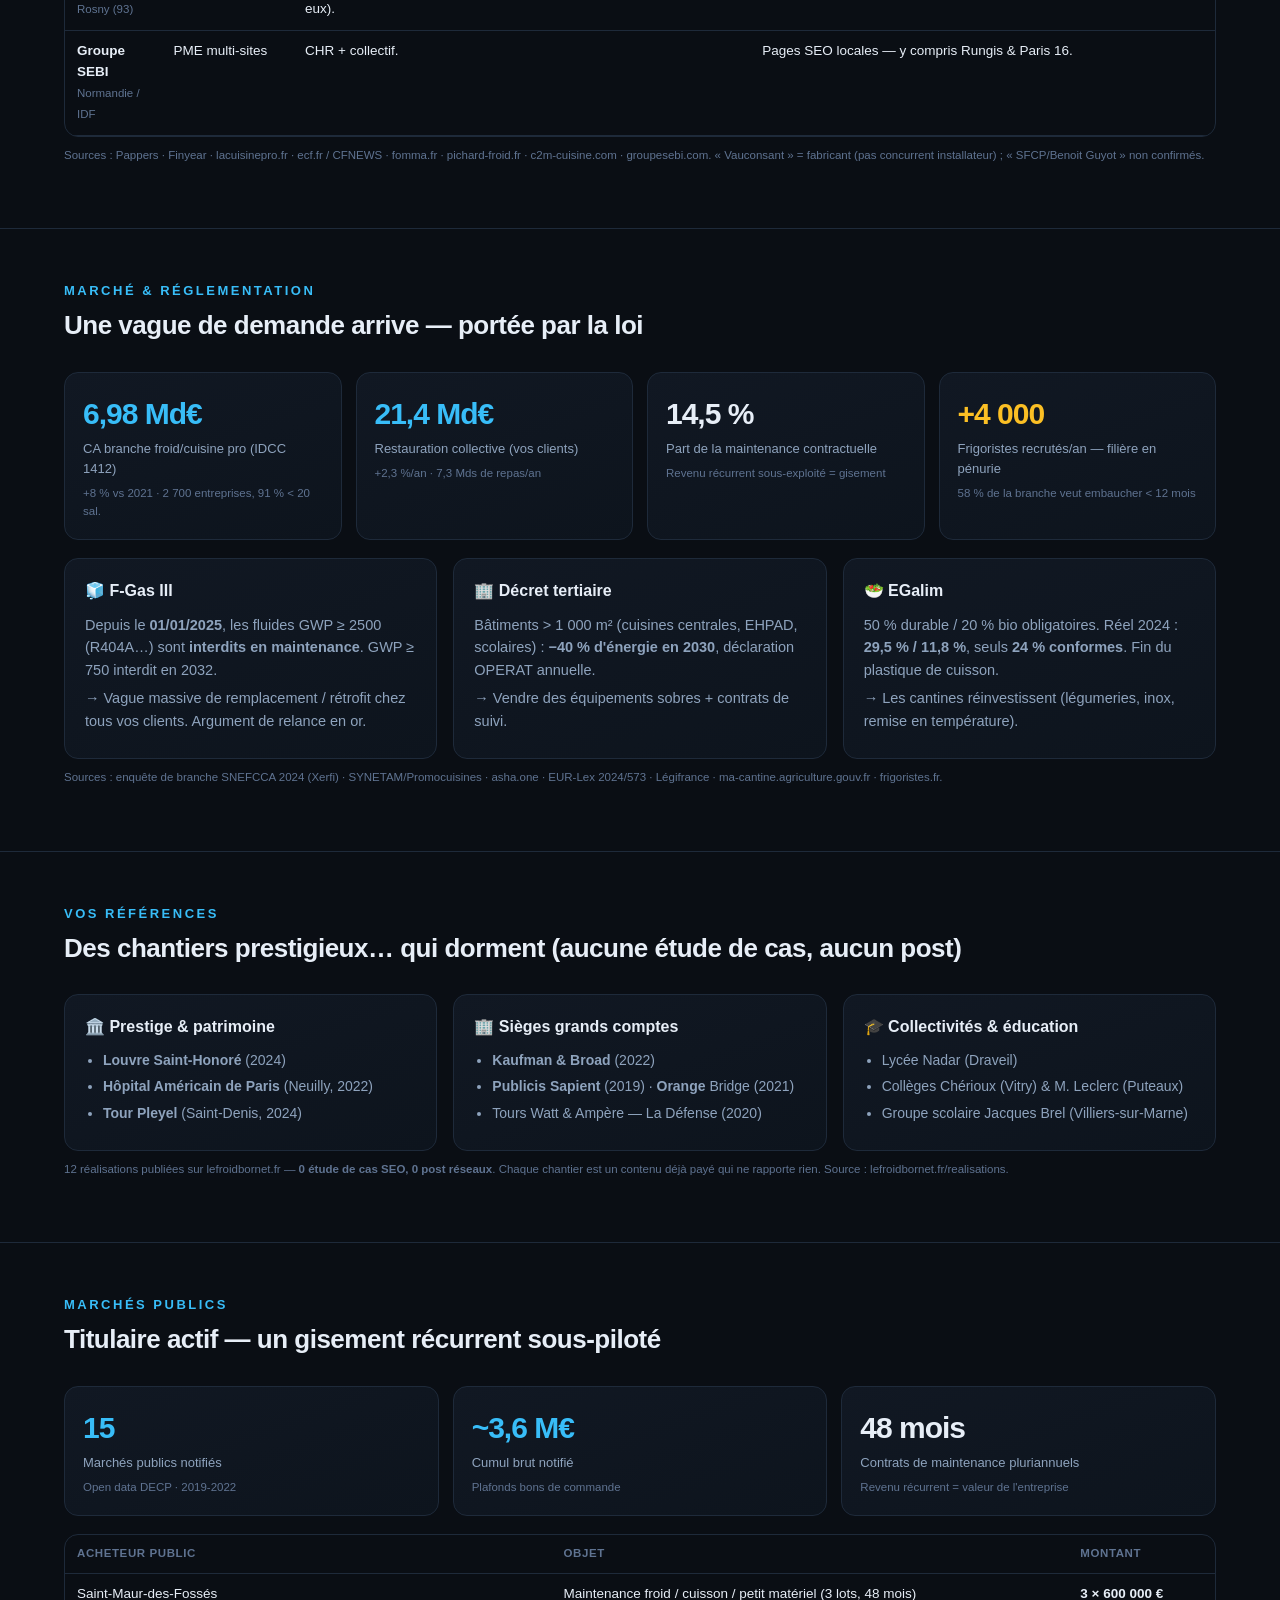
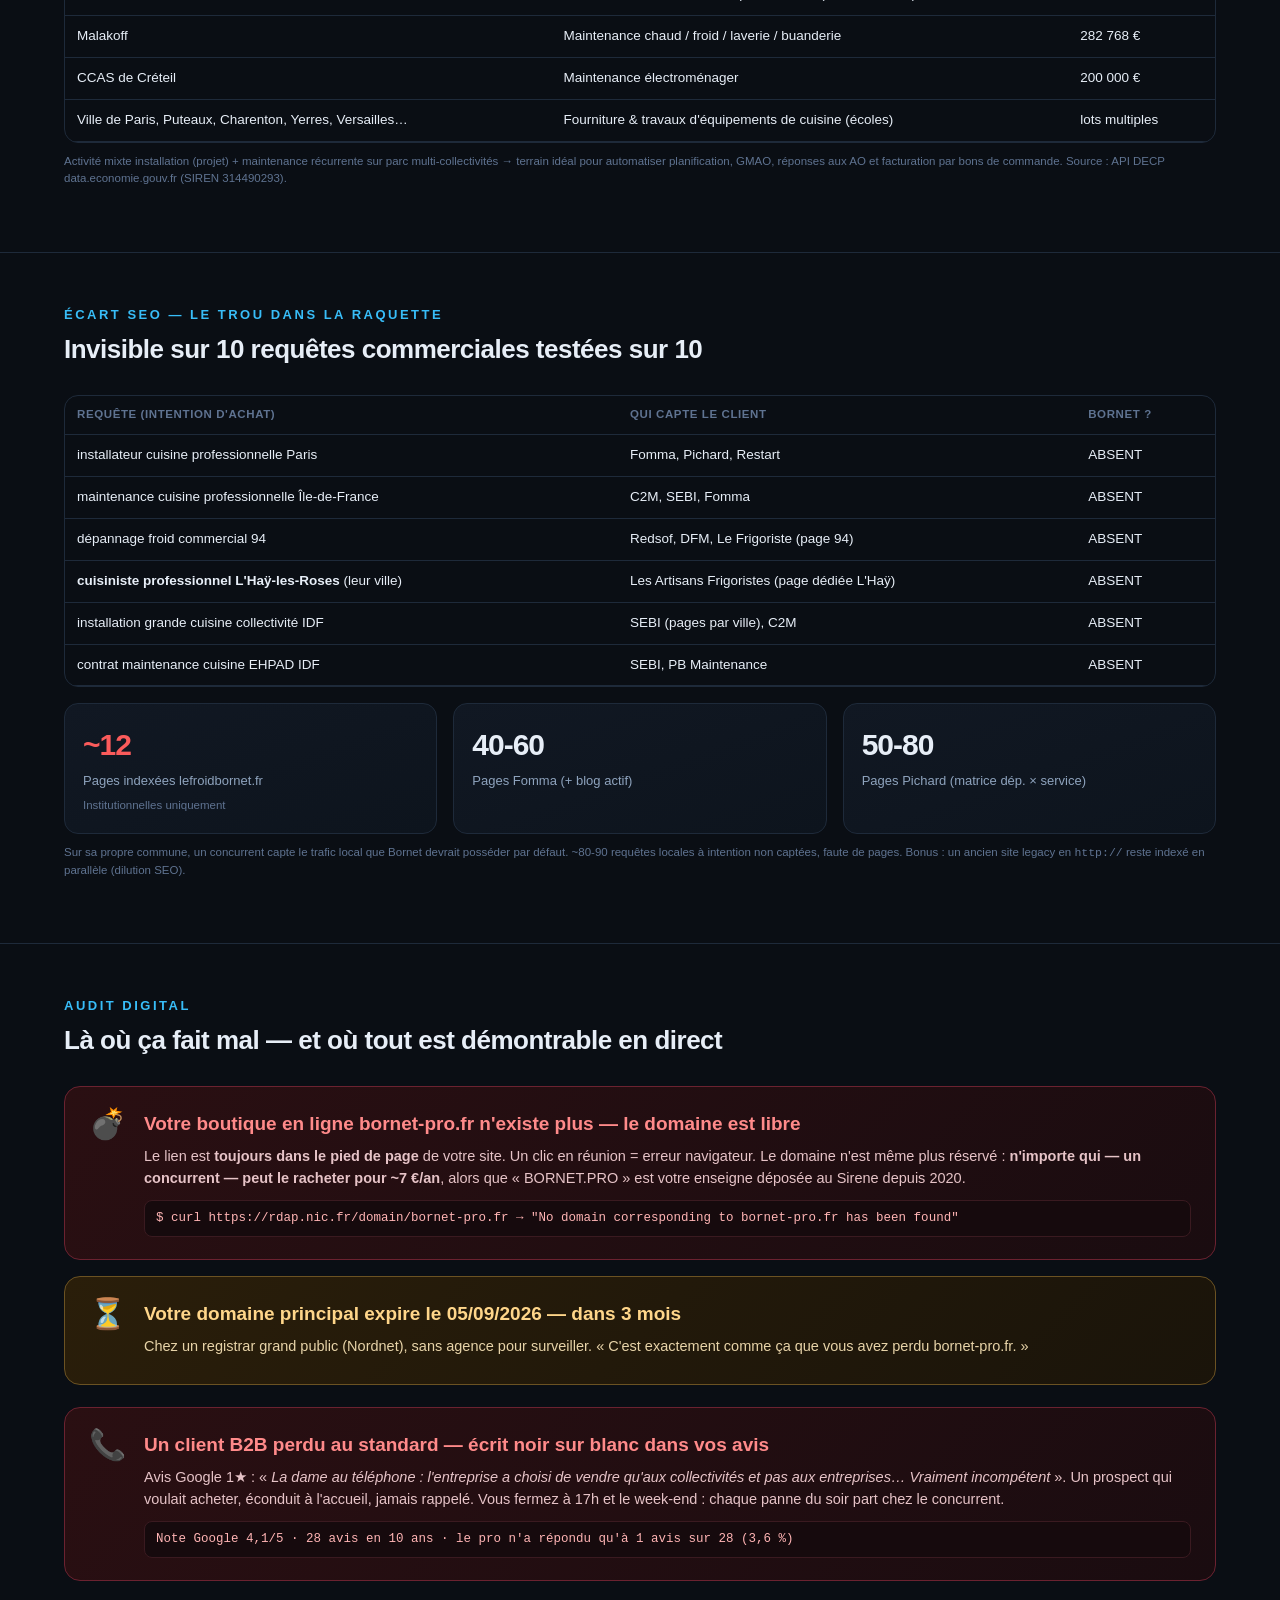
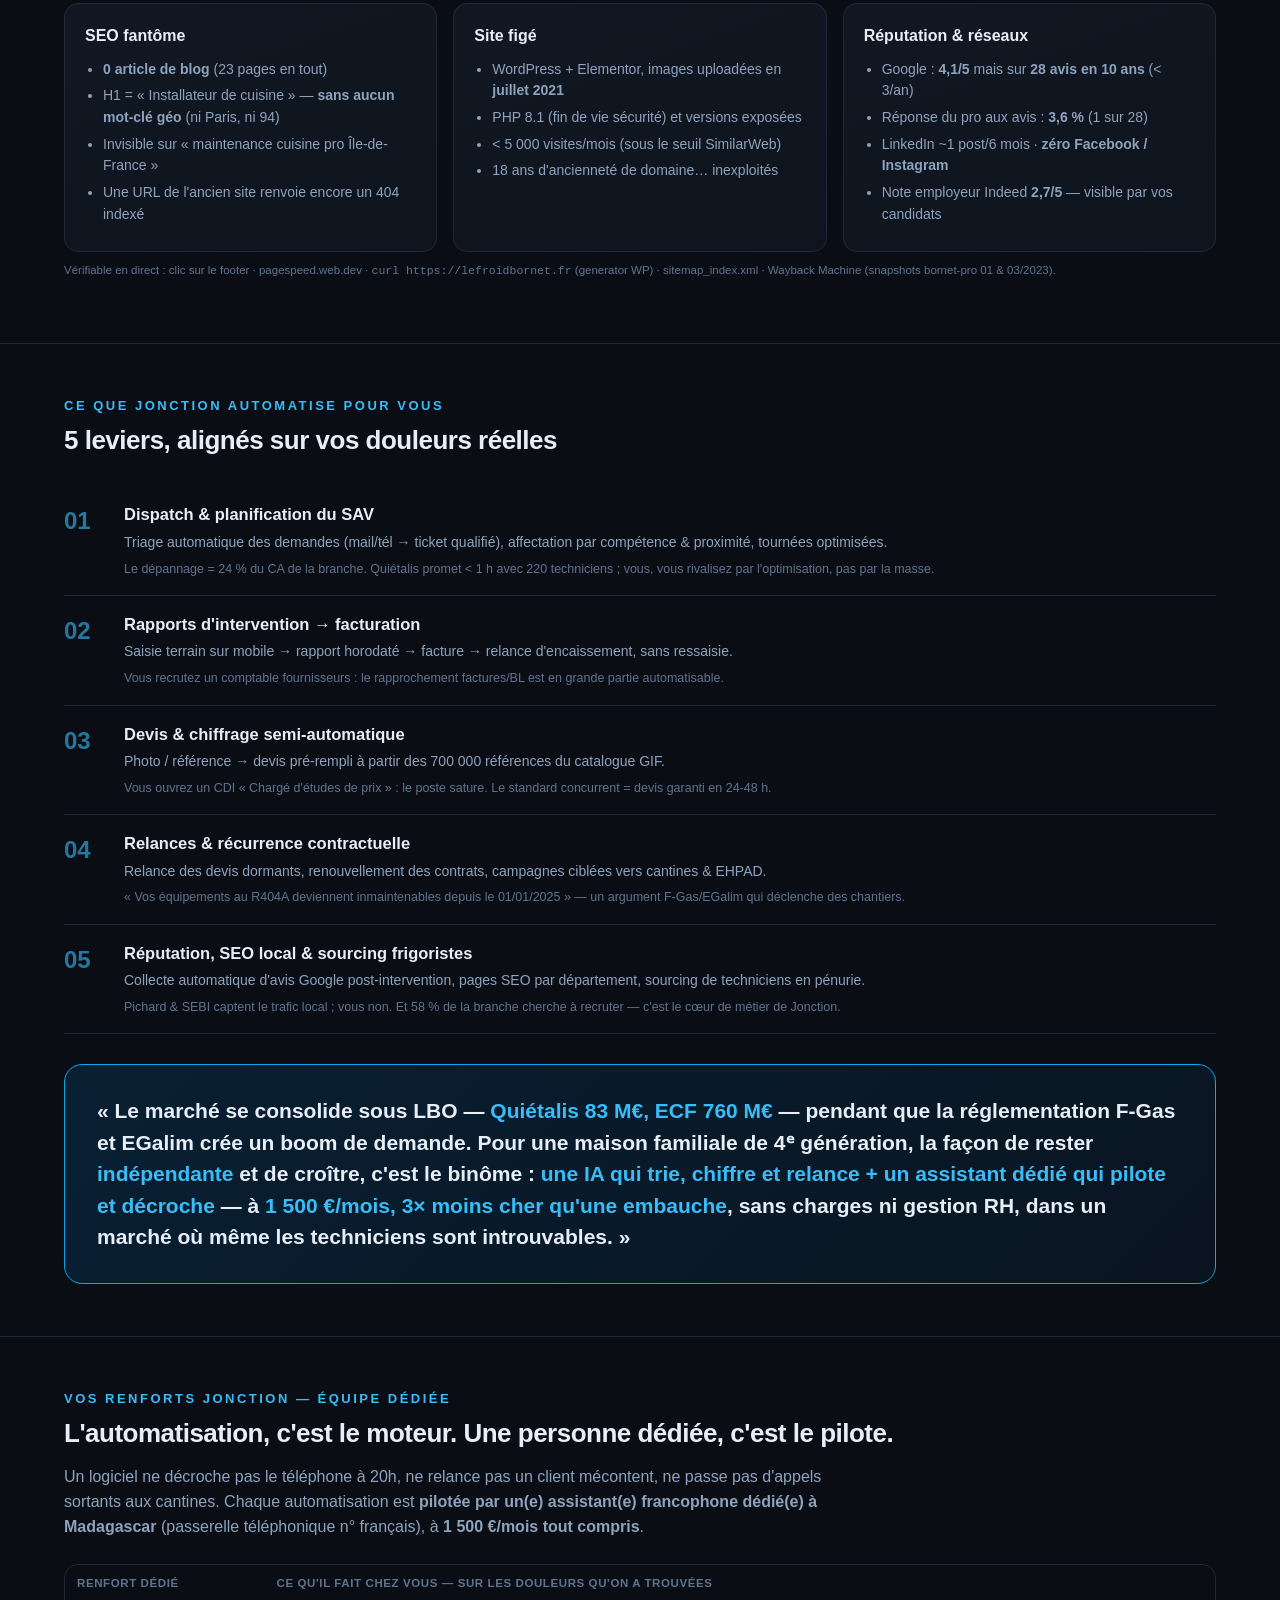
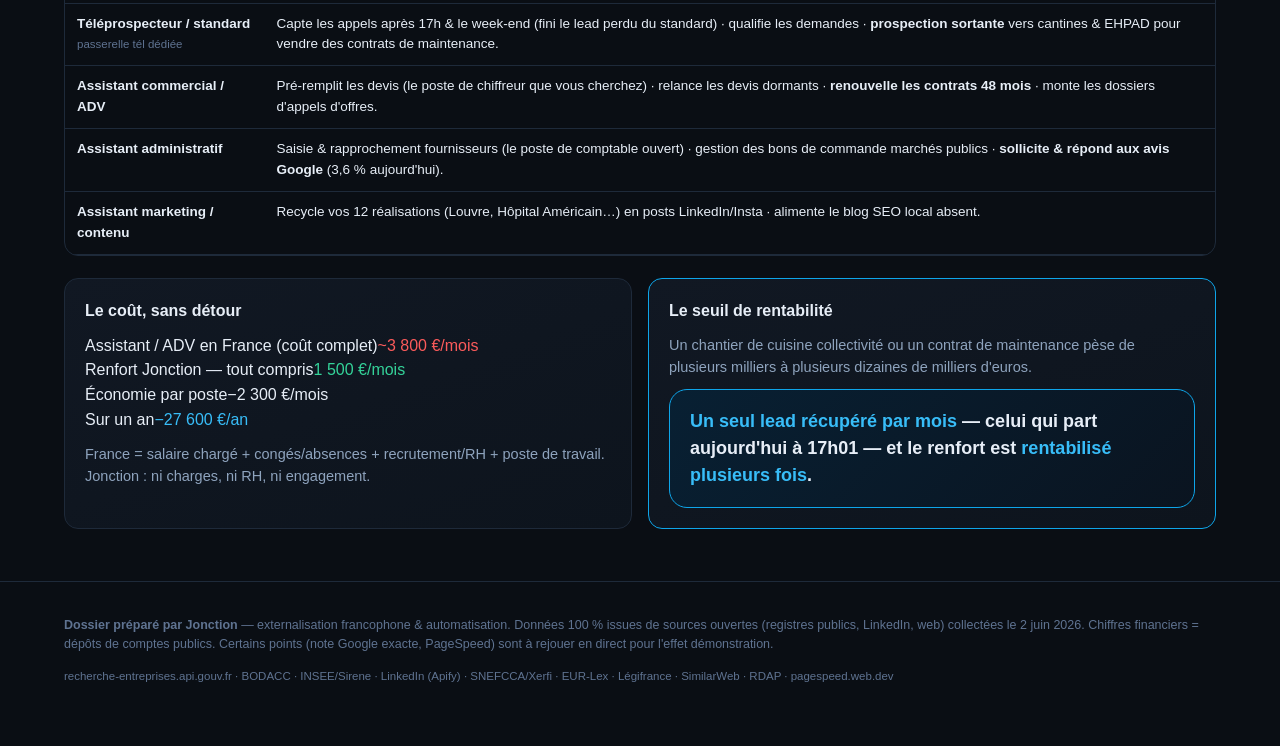
<file: .claude/skills/dossier-entreprise/reference-design-bornet.html>
<!doctype html>
<html lang="fr">
<head>
<meta charset="utf-8">
<meta name="viewport" content="width=device-width, initial-scale=1">
<title>Le Froid Bornet — Radiographie 360°</title>
<style>
  :root{
    --bg:#0a0e14; --bg2:#080b11;  --panel:#111823; --panel2:#0d141d;
    --line:#1e2a3a; --txt:#e7eef7; --muted:#8ea3bd; --dim:#5f7391;
    --cold:#38bdf8; --cold2:#0ea5e9; --ok:#34d399; --warn:#fbbf24; --dang:#fb5b5b;
    --accent:#f59e0b;
  }
  *{box-sizing:border-box}
  html{scroll-behavior:smooth}
  body{margin:0;background:radial-gradient(1200px 600px at 80% -10%,#0f2233 0%,#0a0e14 55%);
    color:var(--txt);font:16px/1.55 -apple-system,BlinkMacSystemFont,"Segoe UI",Roboto,Helvetica,Arial,sans-serif;
    -webkit-font-smoothing:antialiased}
  a{color:var(--cold)}
  .wrap{max-width:1200px;margin:0 auto;padding:0 24px}
  /* nav */
  nav{position:sticky;top:0;z-index:50;background:rgba(10,14,20,.82);backdrop-filter:blur(12px);
    border-bottom:1px solid var(--line)}
  nav .wrap{display:flex;gap:6px;align-items:center;height:56px;overflow-x:auto;scrollbar-width:none}
  nav .wrap::-webkit-scrollbar{display:none}
  nav .brand{font-weight:800;letter-spacing:.4px;margin-right:14px;white-space:nowrap}
  nav .brand span{color:var(--cold)}
  nav a{color:var(--muted);text-decoration:none;font-size:13.5px;font-weight:600;padding:7px 11px;border-radius:8px;white-space:nowrap}
  nav a:hover{color:var(--txt);background:#16202e}
  /* hero */
  header.hero{padding:64px 0 40px;border-bottom:1px solid var(--line)}
  .kicker{color:var(--cold);font-weight:700;letter-spacing:2px;font-size:12.5px;text-transform:uppercase}
  h1{font-size:clamp(34px,5vw,58px);line-height:1.02;margin:12px 0 8px;letter-spacing:-1px}
  h1 b{color:var(--cold)}
  .sub{color:var(--muted);font-size:18px;max-width:760px}
  .tags{display:flex;flex-wrap:wrap;gap:8px;margin-top:20px}
  .tag{font-size:12.5px;color:var(--muted);border:1px solid var(--line);background:#0e1621;
    padding:5px 11px;border-radius:999px}
  .tag b{color:var(--txt)}
  /* sections */
  section{padding:52px 0;border-bottom:1px solid var(--line)}
  h2{font-size:13px;letter-spacing:2.5px;text-transform:uppercase;color:var(--cold);margin:0 0 4px}
  h2+.h2sub{font-size:26px;font-weight:800;margin:0 0 26px;letter-spacing:-.5px}
  /* kpi */
  .kpis{display:grid;grid-template-columns:repeat(auto-fit,minmax(160px,1fr));gap:14px}
  .kpi{background:linear-gradient(160deg,var(--panel),var(--panel2));border:1px solid var(--line);
    border-radius:14px;padding:18px}
  .kpi .n{font-size:30px;font-weight:800;letter-spacing:-1px}
  .kpi .l{color:var(--muted);font-size:13px;margin-top:2px}
  .kpi .d{color:var(--dim);font-size:11.5px;margin-top:6px}
  .cold{color:var(--cold)} .ok{color:var(--ok)} .warn{color:var(--warn)} .dang{color:var(--dang)}
  /* grid cards */
  .grid{display:grid;gap:16px}
  .g2{grid-template-columns:1fr 1fr} .g3{grid-template-columns:repeat(3,1fr)}
  .card{background:linear-gradient(160deg,var(--panel),var(--panel2));border:1px solid var(--line);
    border-radius:14px;padding:20px}
  .card h3{margin:0 0 10px;font-size:16px}
  .card p{margin:6px 0;color:var(--muted);font-size:14.5px}
  .card ul{margin:8px 0 0;padding-left:18px;color:var(--muted);font-size:14px}
  .card li{margin:5px 0}
  /* callout */
  .bomb{background:linear-gradient(135deg,#2a0f12,#1a0c10);border:1px solid #6b2230;border-radius:16px;
    padding:22px 24px;display:flex;gap:18px;align-items:flex-start}
  .bomb .ic{font-size:30px;line-height:1}
  .bomb h3{margin:0 0 6px;color:#ff8a8a;font-size:19px}
  .bomb p{margin:5px 0;color:#e6c3c7;font-size:14.5px}
  .bomb .proof{margin-top:10px;font-family:ui-monospace,Menlo,Consolas,monospace;font-size:12.5px;
    color:#ffb4b4;background:#160a0d;border:1px solid #3a1a20;border-radius:8px;padding:8px 11px;overflow-x:auto}
  /* table */
  table{width:100%;border-collapse:collapse;font-size:13.5px}
  th,td{text-align:left;padding:10px 12px;border-bottom:1px solid var(--line);vertical-align:top}
  th{color:var(--dim);font-size:11.5px;text-transform:uppercase;letter-spacing:.6px;font-weight:700}
  tbody tr:hover{background:#0f1927}
  td b{color:var(--txt)}
  .tbl-wrap{overflow-x:auto;border:1px solid var(--line);border-radius:14px}
  /* org */
  .org{display:grid;gap:14px}
  .orgrow{display:grid;gap:12px}
  .r3{grid-template-columns:repeat(3,1fr)} .r4{grid-template-columns:repeat(4,1fr)}
  .person{background:#0e1621;border:1px solid var(--line);border-radius:12px;padding:12px 14px}
  .person.boss{border-color:var(--cold2);background:linear-gradient(160deg,#0e2233,#0c1622);box-shadow:0 0 0 1px #0e3350 inset}
  .person .nm{font-weight:700;font-size:14.5px}
  .person .ro{color:var(--muted);font-size:12.5px}
  .person .an{color:var(--dim);font-size:11px;margin-top:3px}
  .pill{display:inline-block;font-size:10.5px;font-weight:700;letter-spacing:.4px;padding:2px 7px;border-radius:999px;margin-bottom:5px}
  .pill.dir{background:#0e3350;color:var(--cold)} .pill.com{background:#153021;color:var(--ok)}
  .pill.adv{background:#31240c;color:var(--warn)} .pill.tec{background:#231633;color:#c4a2ff}
  /* axes */
  .axe{display:grid;grid-template-columns:44px 1fr;gap:16px;padding:16px 0;border-bottom:1px solid var(--line)}
  .axe:last-child{border-bottom:0}
  .axe .num{font-size:24px;font-weight:800;color:var(--cold);opacity:.6}
  .axe h3{margin:0 0 4px;font-size:16.5px}
  .axe p{margin:0;color:var(--muted);font-size:14px}
  .axe .why{color:var(--dim);font-size:12.5px;margin-top:6px}
  /* pitch */
  .pitch{background:linear-gradient(135deg,#082033,#0a1420);border:1px solid var(--cold2);border-radius:18px;padding:30px 32px}
  .pitch .q{font-size:21px;line-height:1.5;font-weight:600}
  .pitch .q b{color:var(--cold)}
  footer{padding:34px 0 60px;color:var(--dim);font-size:12.5px}
  .src{color:var(--dim);font-size:11.5px;margin-top:10px}
  .flag{display:inline-block;background:#160a0d;border:1px solid #3a1a20;color:#ff9a9a;font-size:11px;
    padding:2px 8px;border-radius:6px;font-weight:700}
  @media(max-width:820px){.g2,.g3,.r3,.r4{grid-template-columns:1fr}.axe{grid-template-columns:1fr}}
  @media print{nav{display:none}body{background:#fff;color:#111}.card,.kpi{break-inside:avoid}}
</style>
</head>
<body>

<nav><div class="wrap">
  <div class="brand">FROID <span>BORNET</span> · 360°</div>
  <a href="#synth">Synthèse</a>
  <a href="#legal">Société &amp; statuts</a>
  <a href="#org">Organigramme</a>
  <a href="#conc">Concurrents</a>
  <a href="#marche">Marché</a>
  <a href="#refs">Références</a>
  <a href="#marches">Marchés publics</a>
  <a href="#seo">Écart SEO</a>
  <a href="#digital">Audit digital</a>
  <a href="#axes">Automatisation</a>
  <a href="#renforts">Renforts Jonction</a>
</div></nav>

<header class="hero"><div class="wrap">
  <div class="kicker">Dossier de rendez-vous — préparé par Jonction · 2 juin 2026</div>
  <h1>Le Froid Bornet,<br><b>passé au scanner.</b></h1>
  <p class="sub">Tout ce qu'on a pu reconstituer sur votre maison — société, équipe, concurrents, marché et présence digitale — à partir de sources 100 % ouvertes, en quelques heures. Voilà ce qu'une machine bien pilotée voit de vous.</p>
  <div class="tags">
    <span class="tag">FCIR · SAS · SIREN <b>314 490 293</b></span>
    <span class="tag">L'Haÿ-les-Roses (94)</span>
    <span class="tag">Depuis <b>1978</b> · 4ᵉ génération</span>
    <span class="tag">Réseau <b>GIF</b></span>
    <span class="tag">Conv. coll. <b>IDCC 1412</b></span>
  </div>
</div></header>

<!-- SYNTHESE -->
<section id="synth"><div class="wrap">
  <h2>Synthèse express</h2>
  <div class="h2sub">Les chiffres qui vous identifient — vérifiés au registre</div>
  <div class="kpis">
    <div class="kpi"><div class="n cold">15,24 M€</div><div class="l">Chiffre d'affaires 2024</div><div class="d">Exercice clos 31/03/2025</div></div>
    <div class="kpi"><div class="n ok">538 k€</div><div class="l">Résultat net 2024</div><div class="d">Marge nette ≈ 3,5 %</div></div>
    <div class="kpi"><div class="n">41</div><div class="l">Salariés (déclaré LinkedIn)</div><div class="d">32 profils reconstitués nominativement</div></div>
    <div class="kpi"><div class="n">135 740 €</div><div class="l">Capital social</div><div class="d">SAS · CAC : FIPAR Audit</div></div>
    <div class="kpi"><div class="n warn">2,7/5</div><div class="l">Note employeur Indeed</div><div class="d">Visible par vos candidats</div></div>
    <div class="kpi"><div class="n dang">&lt; 5 000</div><div class="l">Visites/mois du site (est.)</div><div class="d">Sous le seuil de mesure SimilarWeb</div></div>
  </div>

  <div style="margin-top:22px" class="grid g2">
    <div class="card">
      <h3>✅ Une maison saine et solide</h3>
      <ul>
        <li>RCS <b>actif</b>, <b>aucune procédure collective</b> (26 annonces BODACC vérifiées)</li>
        <li>Comptes déposés à jour — dernier dépôt clôture 31/03/2025 publié le 16/01/2026</li>
        <li>Croissance et embauches : <b>5 postes en CDI ouverts</b> aujourd'hui</li>
        <li>Équipe fidèle : anciennetés de 15 à 27 ans dans l'encadrement</li>
      </ul>
    </div>
    <div class="card">
      <h3>🎯 Une structuration de groupe toute fraîche</h3>
      <ul>
        <li>Holding <b>NEORES</b> créée le <b>17/03/2026</b> (Jérôme Bornet, président)</li>
        <li>Modification « sur l'administration » publiée au BODACC le <b>13/02/2026</b></li>
        <li><b>4 SCI patrimoniales</b> actives au même siège (Nouvel Avenir 1 &amp; 2, Blaise Pascal, J&amp;J Charenton)</li>
        <li>Signal : transmission / montée en puissance de la 4ᵉ génération en cours</li>
      </ul>
    </div>
  </div>
</div></section>

<!-- LEGAL -->
<section id="legal"><div class="wrap">
  <h2>Société &amp; statuts</h2>
  <div class="h2sub">La gouvernance familiale, sur trois générations</div>
  <div class="grid g3">
    <div class="card">
      <h3>Sylvie Bornet</h3>
      <p>Présidente du Conseil de surveillance · née 1948</p>
      <p class="src">Génération fondatrice · 18 ans sur LinkedIn</p>
    </div>
    <div class="card">
      <h3>Pascal Bornet</h3>
      <p>Membre du Conseil de surveillance · né 1965</p>
      <p class="src">Génération intermédiaire</p>
    </div>
    <div class="card" style="border-color:var(--cold2)">
      <h3>Jérôme Bornet <span class="pill dir">DÉCIDEUR</span></h3>
      <p>Président de la SAS / Directeur Général · né 1988</p>
      <p class="src">4ᵉ génération · affiche le GIF sur son profil · pilote la holding NEORES</p>
    </div>
  </div>

  <div style="margin-top:16px" class="grid g2">
    <div class="card">
      <h3>Identité légale</h3>
      <ul>
        <li>Raison sociale : <b>FROID CUISINES INDUSTRIELLES RESTAURATION (FCIR)</b></li>
        <li>Forme : SAS · NAF <b>33.20B</b> (installation d'équipements) · créée 1978</li>
        <li>Siège : 63 rue de Bicêtre · 2ᵉ établissement : 47 av. du Général Leclerc (enseigne <b>BORNET.PRO</b>, ouverte oct. 2020)</li>
        <li>Convention collective froid / cuisines pro — <b>IDCC 1412</b></li>
      </ul>
    </div>
    <div class="card">
      <h3>Historique récent au registre (BODACC)</h3>
      <ul>
        <li><b>13/02/2026</b> — modification sur l'administration</li>
        <li><b>16/01/2026</b> — dépôt comptes (clôture 31/03/2025)</li>
        <li>Dépôts annuels réguliers depuis 2012 · exercice décalé avril → mars</li>
        <li>Dernière modif capital : 2021 · aucune alerte</li>
      </ul>
    </div>
  </div>
  <p class="src">Sources : recherche-entreprises.api.gouv.fr · BODACC (data.gouv) · INSEE/Sirene · societe.com. Financiers 2024 : donnée publique de dépôt de comptes.</p>
</div></section>

<!-- ORG -->
<section id="org"><div class="wrap">
  <h2>Organigramme reconstitué</h2>
  <div class="h2sub">32 salariés retrouvés nominativement sur LinkedIn — sans mettre un pied chez vous</div>

  <div class="org">
    <div class="orgrow r3">
      <div class="person boss"><span class="pill dir">DIRECTION</span><div class="nm">Jérôme Bornet</div><div class="ro">Directeur Général</div><div class="an">18 ans 7 m</div></div>
      <div class="person boss"><span class="pill dir">DIRECTION</span><div class="nm">Sylvie Bornet</div><div class="ro">Présidente</div><div class="an">18 ans 7 m</div></div>
      <div class="person boss"><span class="pill dir">RH / FINANCE</span><div class="nm">Patricia Farhat</div><div class="ro">DAF &amp; DRH</div><div class="an">27 ans 8 m — pilier de la maison</div></div>
    </div>
    <div class="orgrow r3">
      <div class="person"><span class="pill dir">TECHNIQUE</span><div class="nm">Jean-Paul Moulia</div><div class="ro">Directeur Technique</div><div class="an">17 ans 9 m</div></div>
      <div class="person"><span class="pill dir">TECHNIQUE</span><div class="nm">Jorge Da Silva</div><div class="ro">Directeur technique</div><div class="an">5 ans 9 m</div></div>
      <div class="person"><span class="pill dir">TRAVAUX</span><div class="nm">Pierre-Julien Niderkorn</div><div class="ro">Directeur Travaux</div><div class="an">11 ans 10 m</div></div>
    </div>
    <div class="orgrow r4">
      <div class="person"><span class="pill com">COMMERCE</span><div class="nm">Fabien Grenier</div><div class="ro">Commercial</div></div>
      <div class="person"><span class="pill com">COMMERCE</span><div class="nm">Maixent Hadrot</div><div class="ro">Cadre commercial secteur</div></div>
      <div class="person"><span class="pill com">COMMERCE</span><div class="nm">Sophie Rodriguez</div><div class="ro">Technico-commerciale</div></div>
      <div class="person"><span class="pill com">COMMERCE</span><div class="nm">Bruno Saunier</div><div class="ro">Ingénieur d'affaires</div></div>
      <div class="person"><span class="pill com">COMMERCE</span><div class="nm">Killian Fourgeaud</div><div class="ro">Chargé d'affaires</div></div>
      <div class="person"><span class="pill com">COMMERCE</span><div class="nm">Manuel Gonçalves</div><div class="ro">Chargé d'affaires</div></div>
      <div class="person"><span class="pill com">COMMERCE</span><div class="nm">Florent Berry</div><div class="ro">Chargé d'affaires</div></div>
      <div class="person"><span class="pill com">COMMERCE</span><div class="nm">Romain Fleau</div><div class="ro">Technico-commercial</div><div class="an">arrivé il y a 1 mois</div></div>
    </div>
    <div class="orgrow r4">
      <div class="person"><span class="pill adv">ÉTUDES DE PRIX</span><div class="nm">Julie Massé</div><div class="ro">Responsable études de prix</div><div class="an">⚠ poste en tension — 1 CDI ouvert</div></div>
      <div class="person"><span class="pill adv">ÉTUDES</span><div class="nm">Walther Ecouledina</div><div class="ro">Resp. Études &amp; Travaux</div></div>
      <div class="person"><span class="pill adv">BIM</span><div class="nm">O. Pandourangane</div><div class="ro">Dessinateur-projeteur BIM</div></div>
      <div class="person"><span class="pill adv">ADV / SAV</span><div class="nm">Patricia Nicolas</div><div class="ro">Resp. administrative pôle SAV</div><div class="an">19 ans 1 m</div></div>
    </div>
    <div class="orgrow r4">
      <div class="person"><span class="pill tec">TERRAIN</span><div class="nm">Steeve Blanchard</div><div class="ro">Technicien frigoriste</div></div>
      <div class="person"><span class="pill tec">TERRAIN</span><div class="nm">Tony Gacic</div><div class="ro">Frigoriste</div></div>
      <div class="person"><span class="pill tec">TERRAIN</span><div class="nm">Franck Berard</div><div class="ro">Technicien cuisiniste</div><div class="an">18 ans 11 m</div></div>
      <div class="person"><span class="pill tec">+ ~5</span><div class="nm">Pôle technique</div><div class="ro">frigoristes / grande cuisine / élec.</div></div>
    </div>
  </div>
  <p class="src">Page entreprise : <b>997 abonnés</b> · effectif déclaré 41 · dernier post il y a ~6 mois. Coût du scan complet de l'équipe : <b>≈ 0,20 €</b>. Source : LinkedIn (via Apify) + lefroidbornet.fr.</p>
</div></section>

<!-- CONCURRENTS -->
<section id="conc"><div class="wrap">
  <h2>Paysage concurrentiel — Île-de-France</h2>
  <div class="h2sub">Le marché se concentre sous LBO pendant que vous restez indépendants</div>
  <div class="tbl-wrap">
    <table>
      <thead><tr><th>Acteur</th><th>Taille</th><th>Positionnement</th><th>Force digitale</th></tr></thead>
      <tbody>
        <tr><td><b>Quiétalis</b><br><span class="src">Bièvres (91)</span></td><td>CA <b>83,5 M€</b><br>rés. net −2,4 M€<br>250-499 sal · 26 agences</td><td>N°1 indépendant install.+ maintenance. 2 500 sites sous contrat, 120 000 interventions/an. 4 rachats depuis 2020.</td><td><b>Le benchmark</b> : extranet client temps réel, GMAO, rapports signés sur tablette, devis garantis 24-48 h, urgence &lt; 1 h.</td></tr>
        <tr><td><b>ECF Group</b><br><span class="src">Grigny (91)</span></td><td>CA <b>760 M€</b><br>1 750 sal · 12 pays</td><td>Distributeur omnicanal (fonds Naxicap). Vient de racheter Coldis et Pro Inox.</td><td>Menace directe pour <b>bornet-pro.fr</b> : e-commerce industrialisé, force de frappe prix.</td></tr>
        <tr><td><b>Fomma</b><br><span class="src">Malakoff (92)</span></td><td>20-49 sal.</td><td>Votre quasi-jumeau : familial, ~75 ans, install.+SAV IDF, <b>membre GIF aussi</b>.</td><td>Site moderne, <b>très bon SEO</b> « installateur cuisine professionnelle paris », page RSE.</td></tr>
        <tr><td><b>Ets Pichard</b><br><span class="src">Aulnay (93)</span></td><td>PME</td><td>Installation + froid industriel, IDF + Rouen/Lille/Reims.</td><td><b>SEO local agressif</b> : une page par département (75/77/93/94…). Capte le Google que vous ne captez pas.</td></tr>
        <tr><td><b>C2M</b><br><span class="src">Rosny (93)</span></td><td>PME · 30 ans</td><td>Concurrent frontal sur le <b>SAV</b> (les gros projets sont minoritaires chez eux).</td><td>Site vitrine simple.</td></tr>
        <tr><td><b>Groupe SEBI</b><br><span class="src">Normandie / IDF</span></td><td>PME multi-sites</td><td>CHR + collectif.</td><td>Pages SEO locales — y compris Rungis &amp; Paris 16.</td></tr>
      </tbody>
    </table>
  </div>
  <p class="src">Sources : Pappers · Finyear · lacuisinepro.fr · ecf.fr / CFNEWS · fomma.fr · pichard-froid.fr · c2m-cuisine.com · groupesebi.com. « Vauconsant » = fabricant (pas concurrent installateur) ; « SFCP/Benoit Guyot » non confirmés.</p>
</div></section>

<!-- MARCHE -->
<section id="marche"><div class="wrap">
  <h2>Marché &amp; réglementation</h2>
  <div class="h2sub">Une vague de demande arrive — portée par la loi</div>
  <div class="kpis">
    <div class="kpi"><div class="n cold">6,98 Md€</div><div class="l">CA branche froid/cuisine pro (IDCC 1412)</div><div class="d">+8 % vs 2021 · 2 700 entreprises, 91 % &lt; 20 sal.</div></div>
    <div class="kpi"><div class="n cold">21,4 Md€</div><div class="l">Restauration collective (vos clients)</div><div class="d">+2,3 %/an · 7,3 Mds de repas/an</div></div>
    <div class="kpi"><div class="n">14,5 %</div><div class="l">Part de la maintenance contractuelle</div><div class="d">Revenu récurrent sous-exploité = gisement</div></div>
    <div class="kpi"><div class="n warn">+4 000</div><div class="l">Frigoristes recrutés/an — filière en pénurie</div><div class="d">58 % de la branche veut embaucher &lt; 12 mois</div></div>
  </div>
  <div style="margin-top:18px" class="grid g3">
    <div class="card">
      <h3>🧊 F-Gas III</h3>
      <p>Depuis le <b>01/01/2025</b>, les fluides GWP ≥ 2500 (R404A…) sont <b>interdits en maintenance</b>. GWP ≥ 750 interdit en 2032.</p>
      <p class="why">→ Vague massive de remplacement / rétrofit chez tous vos clients. Argument de relance en or.</p>
    </div>
    <div class="card">
      <h3>🏢 Décret tertiaire</h3>
      <p>Bâtiments &gt; 1 000 m² (cuisines centrales, EHPAD, scolaires) : <b>−40 % d'énergie en 2030</b>, déclaration OPERAT annuelle.</p>
      <p class="why">→ Vendre des équipements sobres + contrats de suivi.</p>
    </div>
    <div class="card">
      <h3>🥗 EGalim</h3>
      <p>50 % durable / 20 % bio obligatoires. Réel 2024 : <b>29,5 % / 11,8 %</b>, seuls <b>24 % conformes</b>. Fin du plastique de cuisson.</p>
      <p class="why">→ Les cantines réinvestissent (légumeries, inox, remise en température).</p>
    </div>
  </div>
  <p class="src">Sources : enquête de branche SNEFCCA 2024 (Xerfi) · SYNETAM/Promocuisines · asha.one · EUR-Lex 2024/573 · Légifrance · ma-cantine.agriculture.gouv.fr · frigoristes.fr.</p>
</div></section>

<!-- REFERENCES -->
<section id="refs"><div class="wrap">
  <h2>Vos références</h2>
  <div class="h2sub">Des chantiers prestigieux… qui dorment (aucune étude de cas, aucun post)</div>
  <div class="grid g3">
    <div class="card"><h3>🏛️ Prestige &amp; patrimoine</h3><ul>
      <li><b>Louvre Saint-Honoré</b> (2024)</li>
      <li><b>Hôpital Américain de Paris</b> (Neuilly, 2022)</li>
      <li><b>Tour Pleyel</b> (Saint-Denis, 2024)</li>
    </ul></div>
    <div class="card"><h3>🏢 Sièges grands comptes</h3><ul>
      <li><b>Kaufman &amp; Broad</b> (2022)</li>
      <li><b>Publicis Sapient</b> (2019) · <b>Orange</b> Bridge (2021)</li>
      <li>Tours Watt &amp; Ampère — La Défense (2020)</li>
    </ul></div>
    <div class="card"><h3>🎓 Collectivités &amp; éducation</h3><ul>
      <li>Lycée Nadar (Draveil)</li>
      <li>Collèges Chérioux (Vitry) &amp; M. Leclerc (Puteaux)</li>
      <li>Groupe scolaire Jacques Brel (Villiers-sur-Marne)</li>
    </ul></div>
  </div>
  <p class="src">12 réalisations publiées sur lefroidbornet.fr — <b>0 étude de cas SEO, 0 post réseaux</b>. Chaque chantier est un contenu déjà payé qui ne rapporte rien. Source : lefroidbornet.fr/realisations.</p>
</div></section>

<!-- MARCHES PUBLICS -->
<section id="marches"><div class="wrap">
  <h2>Marchés publics</h2>
  <div class="h2sub">Titulaire actif — un gisement récurrent sous-piloté</div>
  <div class="kpis" style="margin-bottom:18px">
    <div class="kpi"><div class="n cold">15</div><div class="l">Marchés publics notifiés</div><div class="d">Open data DECP · 2019-2022</div></div>
    <div class="kpi"><div class="n cold">~3,6 M€</div><div class="l">Cumul brut notifié</div><div class="d">Plafonds bons de commande</div></div>
    <div class="kpi"><div class="n">48 mois</div><div class="l">Contrats de maintenance pluriannuels</div><div class="d">Revenu récurrent = valeur de l'entreprise</div></div>
  </div>
  <div class="tbl-wrap">
    <table>
      <thead><tr><th>Acheteur public</th><th>Objet</th><th>Montant</th></tr></thead>
      <tbody>
        <tr><td>Saint-Maur-des-Fossés</td><td>Maintenance froid / cuisson / petit matériel (3 lots, 48 mois)</td><td><b>3 × 600 000 €</b></td></tr>
        <tr><td>Malakoff</td><td>Maintenance chaud / froid / laverie / buanderie</td><td>282 768 €</td></tr>
        <tr><td>CCAS de Créteil</td><td>Maintenance électroménager</td><td>200 000 €</td></tr>
        <tr><td>Ville de Paris, Puteaux, Charenton, Yerres, Versailles…</td><td>Fourniture &amp; travaux d'équipements de cuisine (écoles)</td><td>lots multiples</td></tr>
      </tbody>
    </table>
  </div>
  <p class="src">Activité mixte installation (projet) + maintenance récurrente sur parc multi-collectivités → terrain idéal pour automatiser planification, GMAO, réponses aux AO et facturation par bons de commande. Source : API DECP data.economie.gouv.fr (SIREN 314490293).</p>
</div></section>

<!-- SEO GAP -->
<section id="seo"><div class="wrap">
  <h2>Écart SEO — le trou dans la raquette</h2>
  <div class="h2sub">Invisible sur 10 requêtes commerciales testées sur 10</div>
  <div class="tbl-wrap">
    <table>
      <thead><tr><th>Requête (intention d'achat)</th><th>Qui capte le client</th><th>Bornet ?</th></tr></thead>
      <tbody>
        <tr><td>installateur cuisine professionnelle Paris</td><td>Fomma, Pichard, Restart</td><td><span class="badge b-red">ABSENT</span></td></tr>
        <tr><td>maintenance cuisine professionnelle Île-de-France</td><td>C2M, SEBI, Fomma</td><td><span class="badge b-red">ABSENT</span></td></tr>
        <tr><td>dépannage froid commercial 94</td><td>Redsof, DFM, Le Frigoriste (page 94)</td><td><span class="badge b-red">ABSENT</span></td></tr>
        <tr><td><b>cuisiniste professionnel L'Haÿ-les-Roses</b> (leur ville)</td><td>Les Artisans Frigoristes (page dédiée L'Haÿ)</td><td><span class="badge b-red">ABSENT</span></td></tr>
        <tr><td>installation grande cuisine collectivité IDF</td><td>SEBI (pages par ville), C2M</td><td><span class="badge b-red">ABSENT</span></td></tr>
        <tr><td>contrat maintenance cuisine EHPAD IDF</td><td>SEBI, PB Maintenance</td><td><span class="badge b-red">ABSENT</span></td></tr>
      </tbody>
    </table>
  </div>
  <div style="margin-top:16px" class="grid g3">
    <div class="kpi"><div class="n dang">~12</div><div class="l">Pages indexées lefroidbornet.fr</div><div class="d">Institutionnelles uniquement</div></div>
    <div class="kpi"><div class="n">40-60</div><div class="l">Pages Fomma (+ blog actif)</div></div>
    <div class="kpi"><div class="n">50-80</div><div class="l">Pages Pichard (matrice dép. × service)</div></div>
  </div>
  <p class="src">Sur sa propre commune, un concurrent capte le trafic local que Bornet devrait posséder par défaut. ~80-90 requêtes locales à intention non captées, faute de pages. Bonus : un ancien site legacy en <code>http://</code> reste indexé en parallèle (dilution SEO).</p>
</div></section>

<!-- DIGITAL -->
<section id="digital"><div class="wrap">
  <h2>Audit digital</h2>
  <div class="h2sub">Là où ça fait mal — et où tout est démontrable en direct</div>

  <div class="bomb" style="margin-bottom:16px">
    <div class="ic">💣</div>
    <div>
      <h3>Votre boutique en ligne bornet-pro.fr n'existe plus — le domaine est libre</h3>
      <p>Le lien est <b>toujours dans le pied de page</b> de votre site. Un clic en réunion = erreur navigateur. Le domaine n'est même plus réservé : <b>n'importe qui — un concurrent — peut le racheter pour ~7 €/an</b>, alors que « BORNET.PRO » est votre enseigne déposée au Sirene depuis 2020.</p>
      <div class="proof">$ curl https://rdap.nic.fr/domain/bornet-pro.fr  →  "No domain corresponding to bornet-pro.fr has been found"</div>
    </div>
  </div>

  <div class="bomb" style="margin-bottom:22px;background:linear-gradient(135deg,#2a1e0a,#1a140a);border-color:#6b5222">
    <div class="ic">⏳</div>
    <div>
      <h3 style="color:#ffd68a">Votre domaine principal expire le 05/09/2026 — dans 3 mois</h3>
      <p style="color:#e7d3a8">Chez un registrar grand public (Nordnet), sans agence pour surveiller. « C'est exactement comme ça que vous avez perdu bornet-pro.fr. »</p>
    </div>
  </div>

  <div class="bomb" style="margin:0 0 22px">
    <div class="ic">📞</div>
    <div>
      <h3>Un client B2B perdu au standard — écrit noir sur blanc dans vos avis</h3>
      <p>Avis Google 1★ : « <i>La dame au téléphone : l'entreprise a choisi de vendre qu'aux collectivités et pas aux entreprises… Vraiment incompétent</i> ». Un prospect qui voulait acheter, éconduit à l'accueil, jamais rappelé. Vous fermez à 17h et le week-end : chaque panne du soir part chez le concurrent.</p>
      <div class="proof">Note Google 4,1/5 · 28 avis en 10 ans · le pro n'a répondu qu'à 1 avis sur 28 (3,6 %)</div>
    </div>
  </div>

  <div class="grid g3">
    <div class="card"><h3>SEO fantôme</h3><ul>
      <li><b>0 article de blog</b> (23 pages en tout)</li>
      <li>H1 = « Installateur de cuisine » — <b>sans aucun mot-clé géo</b> (ni Paris, ni 94)</li>
      <li>Invisible sur « maintenance cuisine pro Île-de-France »</li>
      <li>Une URL de l'ancien site renvoie encore un 404 indexé</li>
    </ul></div>
    <div class="card"><h3>Site figé</h3><ul>
      <li>WordPress + Elementor, images uploadées en <b>juillet 2021</b></li>
      <li>PHP 8.1 (fin de vie sécurité) et versions exposées</li>
      <li>&lt; 5 000 visites/mois (sous le seuil SimilarWeb)</li>
      <li>18 ans d'ancienneté de domaine… inexploités</li>
    </ul></div>
    <div class="card"><h3>Réputation &amp; réseaux</h3><ul>
      <li>Google : <b>4,1/5</b> mais sur <b>28 avis en 10 ans</b> (&lt; 3/an)</li>
      <li>Réponse du pro aux avis : <b>3,6 %</b> (1 sur 28)</li>
      <li>LinkedIn ~1 post/6 mois · <b>zéro Facebook / Instagram</b></li>
      <li>Note employeur Indeed <b>2,7/5</b> — visible par vos candidats</li>
    </ul></div>
  </div>
  <p class="src">Vérifiable en direct : clic sur le footer · pagespeed.web.dev · <code>curl https://lefroidbornet.fr</code> (generator WP) · sitemap_index.xml · Wayback Machine (snapshots bornet-pro 01 &amp; 03/2023).</p>
</div></section>

<!-- AXES -->
<section id="axes"><div class="wrap">
  <h2>Ce que Jonction automatise pour vous</h2>
  <div class="h2sub">5 leviers, alignés sur vos douleurs réelles</div>

  <div class="axe"><div class="num">01</div><div>
    <h3>Dispatch &amp; planification du SAV</h3>
    <p>Triage automatique des demandes (mail/tél → ticket qualifié), affectation par compétence &amp; proximité, tournées optimisées.</p>
    <p class="why">Le dépannage = 24 % du CA de la branche. Quiétalis promet &lt; 1 h avec 220 techniciens ; vous, vous rivalisez par l'optimisation, pas par la masse.</p>
  </div></div>
  <div class="axe"><div class="num">02</div><div>
    <h3>Rapports d'intervention → facturation</h3>
    <p>Saisie terrain sur mobile → rapport horodaté → facture → relance d'encaissement, sans ressaisie.</p>
    <p class="why">Vous recrutez un comptable fournisseurs : le rapprochement factures/BL est en grande partie automatisable.</p>
  </div></div>
  <div class="axe"><div class="num">03</div><div>
    <h3>Devis &amp; chiffrage semi-automatique</h3>
    <p>Photo / référence → devis pré-rempli à partir des 700 000 références du catalogue GIF.</p>
    <p class="why">Vous ouvrez un CDI « Chargé d'études de prix » : le poste sature. Le standard concurrent = devis garanti en 24-48 h.</p>
  </div></div>
  <div class="axe"><div class="num">04</div><div>
    <h3>Relances &amp; récurrence contractuelle</h3>
    <p>Relance des devis dormants, renouvellement des contrats, campagnes ciblées vers cantines &amp; EHPAD.</p>
    <p class="why">« Vos équipements au R404A deviennent inmaintenables depuis le 01/01/2025 » — un argument F-Gas/EGalim qui déclenche des chantiers.</p>
  </div></div>
  <div class="axe"><div class="num">05</div><div>
    <h3>Réputation, SEO local &amp; sourcing frigoristes</h3>
    <p>Collecte automatique d'avis Google post-intervention, pages SEO par département, sourcing de techniciens en pénurie.</p>
    <p class="why">Pichard &amp; SEBI captent le trafic local ; vous non. Et 58 % de la branche cherche à recruter — c'est le cœur de métier de Jonction.</p>
  </div></div>

  <div class="pitch" style="margin-top:30px">
    <div class="q">« Le marché se consolide sous LBO — <b>Quiétalis 83 M€, ECF 760 M€</b> — pendant que la réglementation F-Gas et EGalim crée un boom de demande. Pour une maison familiale de 4ᵉ génération, la façon de rester <b>indépendante</b> et de croître, c'est le binôme : <b>une IA qui trie, chiffre et relance + un assistant dédié qui pilote et décroche</b> — à <b>1 500 €/mois, 3× moins cher qu'une embauche</b>, sans charges ni gestion RH, dans un marché où même les techniciens sont introuvables. »</div>
  </div>
</div></section>

<!-- RENFORTS JONCTION -->
<section id="renforts"><div class="wrap">
  <h2>Vos renforts Jonction — équipe dédiée</h2>
  <div class="h2sub">L'automatisation, c'est le moteur. Une personne dédiée, c'est le pilote.</div>
  <p class="desc" style="color:var(--muted);max-width:760px;margin:-14px 0 24px">Un logiciel ne décroche pas le téléphone à 20h, ne relance pas un client mécontent, ne passe pas d'appels sortants aux cantines. Chaque automatisation est <b>pilotée par un(e) assistant(e) francophone dédié(e) à Madagascar</b> (passerelle téléphonique n° français), à <b>1 500 €/mois tout compris</b>.</p>

  <div class="tbl-wrap" style="margin-bottom:22px">
    <table>
      <thead><tr><th>Renfort dédié</th><th>Ce qu'il fait chez vous — sur les douleurs qu'on a trouvées</th></tr></thead>
      <tbody>
        <tr><td><b>Téléprospecteur / standard</b><br><span class="src">passerelle tél dédiée</span></td><td>Capte les appels après 17h &amp; le week-end (fini le lead perdu du standard) · qualifie les demandes · <b>prospection sortante</b> vers cantines &amp; EHPAD pour vendre des contrats de maintenance.</td></tr>
        <tr><td><b>Assistant commercial / ADV</b></td><td>Pré-remplit les devis (le poste de chiffreur que vous cherchez) · relance les devis dormants · <b>renouvelle les contrats 48 mois</b> · monte les dossiers d'appels d'offres.</td></tr>
        <tr><td><b>Assistant administratif</b></td><td>Saisie &amp; rapprochement fournisseurs (le poste de comptable ouvert) · gestion des bons de commande marchés publics · <b>sollicite &amp; répond aux avis Google</b> (3,6 % aujourd'hui).</td></tr>
        <tr><td><b>Assistant marketing / contenu</b></td><td>Recycle vos 12 réalisations (Louvre, Hôpital Américain…) en posts LinkedIn/Insta · alimente le blog SEO local absent.</td></tr>
      </tbody>
    </table>
  </div>

  <div class="grid g2">
    <div class="card">
      <h3>Le coût, sans détour</h3>
      <div class="row"><span class="k">Assistant / ADV en France (coût complet)</span><span class="v dang">~3 800 €/mois</span></div>
      <div class="row"><span class="k">Renfort Jonction — tout compris</span><span class="v ok">1 500 €/mois</span></div>
      <div class="row"><span class="k">Économie par poste</span><span class="v">−2 300 €/mois</span></div>
      <div class="row"><span class="k">Sur un an</span><span class="v cold">−27 600 €/an</span></div>
      <p class="src" style="margin-top:10px">France = salaire chargé + congés/absences + recrutement/RH + poste de travail. Jonction : ni charges, ni RH, ni engagement.</p>
    </div>
    <div class="card" style="border-color:var(--cold2)">
      <h3>Le seuil de rentabilité</h3>
      <p style="color:var(--muted);font-size:14.5px">Un chantier de cuisine collectivité ou un contrat de maintenance pèse de plusieurs milliers à plusieurs dizaines de milliers d'euros.</p>
      <div class="pitch" style="padding:18px 20px;margin-top:10px">
        <div class="q" style="font-size:18px"><b>Un seul lead récupéré par mois</b> — celui qui part aujourd'hui à 17h01 — et le renfort est <b>rentabilisé plusieurs fois</b>.</div>
      </div>
    </div>
  </div>
</div></section>

<footer><div class="wrap">
  <b>Dossier préparé par Jonction</b> — externalisation francophone &amp; automatisation. Données 100 % issues de sources ouvertes (registres publics, LinkedIn, web) collectées le 2 juin 2026. Chiffres financiers = dépôts de comptes publics. Certains points (note Google exacte, PageSpeed) sont à rejouer en direct pour l'effet démonstration.
  <div class="src" style="margin-top:14px">recherche-entreprises.api.gouv.fr · BODACC · INSEE/Sirene · LinkedIn (Apify) · SNEFCCA/Xerfi · EUR-Lex · Légifrance · SimilarWeb · RDAP · pagespeed.web.dev</div>
</div></footer>

</body>
</html>
</file>
<file: portal/prototype/styles.css>
/* ============ Design tokens ============ */
:root {
  --bg: #f7f8fc;
  --surface: #ffffff;
  --surface-2: #f8f9fd;
  --surface-3: #f1f3f9;
  --border: #e9ebf2;
  --border-strong: #dde0eb;
  --text: #14172a;
  --text-soft: #5a6075;
  --text-faint: #969cb2;

  --brand: #6366f1;
  --brand-2: #8b5cf6;
  --brand-soft: #eef0ff;
  --brand-ink: #4338ca;
  --brand-grad: linear-gradient(135deg, #6366f1 0%, #8b5cf6 100%);

  --green: #15a34a; --green-soft: #e7f7ec;
  --amber: #c2780c; --amber-soft: #fdf2dc;
  --red: #dc2626;   --red-soft: #fdeaea;
  --blue: #2563eb;  --blue-soft: #e6effe;

  /* dark sidebar */
  --side: #14152a;
  --side-2: #1d1f3a;
  --side-border: #2a2c4d;
  --side-text: #b9bcdd;
  --side-faint: #74789c;

  --radius: 16px;
  --radius-sm: 11px;
  --shadow-xs: 0 1px 2px rgba(20,23,41,.05);
  --shadow-sm: 0 1px 3px rgba(20,23,41,.06), 0 1px 2px rgba(20,23,41,.04);
  --shadow: 0 4px 16px rgba(20,23,41,.07), 0 1px 3px rgba(20,23,41,.05);
  --shadow-lg: 0 12px 40px rgba(20,23,41,.12);
}

* { box-sizing: border-box; margin: 0; padding: 0; }
html, body { height: 100%; }
body {
  font-family: 'Inter', system-ui, sans-serif;
  background: var(--bg); color: var(--text);
  -webkit-font-smoothing: antialiased; letter-spacing: -0.01em;
}
button { font-family: inherit; cursor: pointer; }
a { color: inherit; text-decoration: none; }
::selection { background: var(--brand-soft); }

/* ============ Proto banner ============ */
#proto-banner {
  position: sticky; top: 0; z-index: 50;
  display: flex; align-items: center; justify-content: space-between; gap: 16px;
  background: #0c0d1c; color: #d9dbf0;
  padding: 9px 20px; font-size: 13px; border-bottom: 1px solid #20223f;
}
#proto-banner strong { color: #fff; font-weight: 600; }
.role-switch { display: flex; align-items: center; gap: 9px; }
.role-switch > span { color: #7e82a6; font-size: 12.5px; }
.role-switch button {
  background: #1c1e38; color: #b9bcdd; border: 1px solid #2c2e50;
  padding: 5px 13px; border-radius: 999px; font-size: 12px; font-weight: 600; transition: all .15s;
}
.role-switch button:hover { background: #25274a; }
.role-switch button.active { background: var(--brand-grad); color: #fff; border-color: transparent; box-shadow: 0 2px 10px rgba(99,102,241,.4); }

/* ============ Layout ============ */
.shell { display: flex; min-height: calc(100vh - 40px); }
.sidebar {
  width: 256px; flex-shrink: 0; background: var(--side);
  padding: 22px 14px; display: flex; flex-direction: column; position: relative;
}
.sidebar::after { content:''; position:absolute; inset:0 0 0 auto; width:1px; background: var(--side-border); }

.brand { display: flex; align-items: center; gap: 11px; padding: 4px 8px 20px; }
.brand .logo {
  width: 36px; height: 36px; border-radius: 10px; background: var(--brand-grad);
  display: grid; place-items: center; color: #fff; font-weight: 800; font-size: 18px;
  box-shadow: 0 4px 14px rgba(99,102,241,.45);
}
.brand .name { font-weight: 700; font-size: 15px; color: #fff; letter-spacing: -0.02em; }
.brand .sub { font-size: 11px; color: var(--side-faint); margin-top: 1px; }

.nav { display: flex; flex-direction: column; gap: 3px; margin-top: 4px; }
.nav-label { font-size: 10.5px; text-transform: uppercase; letter-spacing: .08em;
  color: var(--side-faint); font-weight: 600; padding: 16px 12px 7px; }
.nav a {
  display: flex; align-items: center; gap: 11px; padding: 9px 12px;
  border-radius: var(--radius-sm); color: var(--side-text); font-size: 13.5px; font-weight: 500;
  transition: background .14s, color .14s; position: relative;
}
.nav a:hover { background: var(--side-2); color: #fff; }
.nav a.active { background: var(--side-2); color: #fff; font-weight: 600; }
.nav a.active::before { content:''; position:absolute; left:-14px; top:50%; transform:translateY(-50%);
  width:3px; height:18px; border-radius:2px; background: var(--brand-grad); }
.nav a .ic { width: 18px; text-align: center; opacity: .85; font-size: 15px; }

.sidebar-foot { margin-top: auto; padding-top: 14px; border-top: 1px solid var(--side-border); }
.userchip { display: flex; align-items: center; gap: 11px; padding: 8px; border-radius: var(--radius-sm); transition: background .14s; }
.userchip:hover { background: var(--side-2); }
.userchip .av { width: 34px; height: 34px; border-radius: 50%; background: var(--brand-grad);
  color: #fff; display: grid; place-items: center; font-weight: 700; font-size: 13px; }
.userchip .meta b { font-size: 13px; display: block; color: #fff; font-weight: 600; }
.userchip .meta span { font-size: 11px; color: var(--side-faint); }

/* ============ Main ============ */
.main { flex: 1; min-width: 0; display: flex; flex-direction: column; }
.topbar {
  display: flex; align-items: center; justify-content: space-between;
  padding: 15px 32px; background: rgba(255,255,255,.8); backdrop-filter: blur(10px);
  border-bottom: 1px solid var(--border); position: sticky; top: 40px; z-index: 20;
}
.topbar .org {
  display: flex; align-items: center; gap: 9px; background: var(--surface);
  border: 1px solid var(--border-strong); padding: 7px 14px; border-radius: 999px;
  font-size: 13px; font-weight: 600; box-shadow: var(--shadow-xs);
}
.topbar .org .dot { width: 7px; height: 7px; border-radius: 50%; background: var(--green);
  box-shadow: 0 0 0 3px var(--green-soft); }
.topbar .actions { display: flex; gap: 10px; align-items: center; }

.content { padding: 30px 32px 64px; max-width: 1140px; width: 100%; }
.page-head { margin-bottom: 24px; }
.page-head h1 { font-size: 25px; font-weight: 750; letter-spacing: -.025em; }
.page-head p { color: var(--text-soft); font-size: 14px; margin-top: 5px; }

/* ============ Buttons ============ */
.btn {
  display: inline-flex; align-items: center; gap: 7px; border: 1px solid var(--border-strong);
  background: var(--surface); color: var(--text); padding: 9px 15px; border-radius: 10px;
  font-size: 13px; font-weight: 600; transition: all .14s; box-shadow: var(--shadow-xs);
}
.btn:hover { background: var(--surface-2); border-color: var(--text-faint); }
.btn-primary { background: var(--brand-grad); color: #fff; border-color: transparent; box-shadow: 0 2px 10px rgba(99,102,241,.35); }
.btn-primary:hover { filter: brightness(1.06); box-shadow: 0 4px 16px rgba(99,102,241,.45); }
.btn-ghost { background: transparent; border-color: transparent; box-shadow: none; color: var(--text-soft); }
.btn-ghost:hover { background: var(--surface-3); }
.btn-sm { padding: 7px 12px; font-size: 12.5px; }

/* ============ Cards / grid ============ */
.grid { display: grid; grid-template-columns: repeat(auto-fill, minmax(340px, 1fr)); gap: 18px; }
.card {
  background: var(--surface); border: 1px solid var(--border); border-radius: var(--radius);
  box-shadow: var(--shadow-sm); transition: box-shadow .18s, transform .18s, border-color .18s;
}
.auto-card { padding: 22px; display: flex; flex-direction: column; gap: 15px; cursor: pointer; position: relative; overflow: hidden; }
.auto-card::before { content:''; position:absolute; inset:0 0 auto 0; height:3px; background: var(--brand-grad); opacity:0; transition:opacity .18s; }
.auto-card:hover { box-shadow: var(--shadow); transform: translateY(-3px); border-color: var(--border-strong); }
.auto-card:hover::before { opacity:1; }
.auto-card .top { display: flex; align-items: flex-start; justify-content: space-between; gap: 12px; }
.auto-icon { width: 46px; height: 46px; border-radius: 12px; display: grid; place-items: center;
  font-size: 22px; background: var(--brand-soft); flex-shrink: 0; border: 1px solid #e4e6ff; }
.auto-card h3 { font-size: 15.5px; font-weight: 650; letter-spacing: -0.01em; }
.auto-card .desc { font-size: 13px; color: var(--text-soft); line-height: 1.55; }
.auto-card .foot { display: flex; align-items: center; justify-content: space-between;
  padding-top: 14px; border-top: 1px solid var(--border); }
.auto-card .last { font-size: 12px; color: var(--text-faint); font-weight: 500; }

/* ============ Toggle ============ */
.toggle { position: relative; width: 42px; height: 24px; flex-shrink: 0; }
.toggle input { opacity: 0; width: 0; height: 0; }
.toggle .track { position: absolute; inset: 0; background: #d6d9e6; border-radius: 999px; transition: .22s; }
.toggle .track::before { content: ''; position: absolute; height: 18px; width: 18px; left: 3px; top: 3px;
  background: #fff; border-radius: 50%; transition: .22s; box-shadow: 0 1px 3px rgba(0,0,0,.2); }
.toggle input:checked + .track { background: var(--brand-grad); }
.toggle input:checked + .track::before { transform: translateX(18px); }

/* ============ Badges ============ */
.badge { display: inline-flex; align-items: center; gap: 6px; font-size: 12px; font-weight: 600;
  padding: 4px 11px; border-radius: 999px; }
.badge .bd { width: 6px; height: 6px; border-radius: 50%; }
.badge.success { background: var(--green-soft); color: var(--green); }
.badge.success .bd { background: var(--green); }
.badge.running { background: var(--blue-soft); color: var(--blue); }
.badge.running .bd { background: var(--blue); animation: pulse 1.2s infinite; }
.badge.queued { background: var(--amber-soft); color: var(--amber); }
.badge.queued .bd { background: var(--amber); }
.badge.error { background: var(--red-soft); color: var(--red); }
.badge.error .bd { background: var(--red); }
.badge.muted { background: var(--surface-3); color: var(--text-faint); }
.badge.muted .bd { background: var(--text-faint); }
@keyframes pulse { 0%,100% { opacity: 1; } 50% { opacity: .3; } }

/* ============ Table ============ */
.table-wrap { background: var(--surface); border: 1px solid var(--border); border-radius: var(--radius);
  overflow: hidden; box-shadow: var(--shadow-sm); }
table { width: 100%; border-collapse: collapse; }
th { text-align: left; font-size: 11px; text-transform: uppercase; letter-spacing: .06em;
  color: var(--text-faint); font-weight: 600; padding: 13px 18px; border-bottom: 1px solid var(--border);
  background: var(--surface-2); }
td { padding: 15px 18px; font-size: 13.5px; border-bottom: 1px solid var(--border); }
tbody tr:last-child td { border-bottom: none; }
tbody tr { transition: background .12s; }
tbody tr:hover { background: var(--surface-2); cursor: pointer; }
td .mono { font-family: ui-monospace, 'SF Mono', Menlo, monospace; font-size: 12px; color: var(--text-soft);
  background: var(--surface-3); padding: 2px 7px; border-radius: 6px; }

/* ============ Detail ============ */
.detail-grid { display: grid; grid-template-columns: 1fr 330px; gap: 22px; align-items: start; }
.panel { background: var(--surface); border: 1px solid var(--border); border-radius: var(--radius);
  box-shadow: var(--shadow-sm); padding: 24px; }
.panel h2 { font-size: 15px; font-weight: 650; margin-bottom: 4px; letter-spacing: -0.01em; }
.panel .panel-sub { font-size: 12.5px; color: var(--text-faint); margin-bottom: 18px; line-height: 1.5; }
.field { margin-bottom: 17px; }
.field label { display: block; font-size: 12.5px; font-weight: 600; color: var(--text-soft); margin-bottom: 7px; }
.field input, .field select, .field textarea {
  width: 100%; padding: 10px 13px; border: 1px solid var(--border-strong); border-radius: 10px;
  font-size: 13.5px; font-family: inherit; background: var(--surface-2); color: var(--text); transition: all .14s; }
.field input:focus, .field select:focus, .field textarea:focus {
  outline: none; border-color: var(--brand); background: #fff; box-shadow: 0 0 0 3.5px var(--brand-soft); }
.field .hint { font-size: 11.5px; color: var(--text-faint); margin-top: 6px; line-height: 1.45; }

.kv { display: flex; justify-content: space-between; align-items: center; padding: 12px 0; border-bottom: 1px solid var(--border); font-size: 13px; }
.kv:last-child { border-bottom: none; }
.kv .k { color: var(--text-soft); }
.kv .v { font-weight: 600; }

.trigger-note { display: flex; gap: 12px; padding: 14px 16px; background: linear-gradient(135deg, #eef0ff, #f3effe);
  border: 1px solid #e4e6ff; border-radius: 12px; font-size: 12.5px; color: var(--brand-ink); line-height: 1.5; }
.trigger-note .ic { font-size: 17px; }

.breadcrumb { display: flex; align-items: center; gap: 8px; font-size: 13px; color: var(--text-faint); margin-bottom: 14px; }
.breadcrumb a:hover { color: var(--brand); }

/* ============ Stats ============ */
.stats { display: grid; grid-template-columns: repeat(4, 1fr); gap: 16px; margin-bottom: 26px; }
.stat { background: var(--surface); border: 1px solid var(--border); border-radius: var(--radius);
  padding: 19px 21px; box-shadow: var(--shadow-sm); transition: transform .16s, box-shadow .16s; }
.stat:hover { transform: translateY(-2px); box-shadow: var(--shadow); }
.stat .label { font-size: 12.5px; color: var(--text-soft); font-weight: 500; }
.stat .num { font-size: 28px; font-weight: 800; margin-top: 7px; letter-spacing: -.03em; }
.stat .delta { font-size: 12px; color: var(--green); font-weight: 600; margin-top: 3px; }
.stat .delta.warn { color: var(--red); }
.stat .delta.flat { color: var(--text-faint); }

/* ============ Login ============ */
.login-wrap { min-height: calc(100vh - 40px); display: grid; place-items: center; padding: 24px;
  background:
    radial-gradient(900px 500px at 75% -15%, #e9e7ff 0%, transparent 55%),
    radial-gradient(700px 450px at 10% 110%, #efe9ff 0%, transparent 50%), var(--bg); }
.login-card { width: 100%; max-width: 410px; background: var(--surface); border: 1px solid var(--border);
  border-radius: 20px; box-shadow: var(--shadow-lg); padding: 38px; text-align: center; }
.login-card .logo { width: 54px; height: 54px; border-radius: 14px; margin: 0 auto 20px;
  background: var(--brand-grad); display: grid; place-items: center; color: #fff; font-weight: 800; font-size: 25px;
  box-shadow: 0 6px 20px rgba(99,102,241,.4); }
.login-card h1 { font-size: 22px; font-weight: 750; letter-spacing: -0.02em; }
.login-card p { color: var(--text-soft); font-size: 13.5px; margin: 9px 0 26px; }
.login-card .field { text-align: left; }
.login-card .btn-primary { width: 100%; justify-content: center; padding: 12px; }
.login-card .magic { font-size: 12px; color: var(--text-faint); margin-top: 18px; line-height: 1.5; }

/* ============ Misc ============ */
.section-title { font-size: 12px; font-weight: 650; color: var(--text-faint); margin: 28px 0 13px;
  text-transform: uppercase; letter-spacing: .06em; }
.pill-row { display: flex; gap: 8px; flex-wrap: wrap; }
.tag { font-size: 11.5px; font-weight: 600; padding: 4px 10px; border-radius: 7px;
  background: var(--surface-3); border: 1px solid var(--border); color: var(--text-soft); }

/* ============ Featured card ============ */
.feature-card { padding: 26px 28px; display: flex; align-items: center; justify-content: space-between; gap: 24px;
  cursor: pointer; position: relative; overflow: hidden; border: none;
  background: linear-gradient(120deg, #4f46e5 0%, #7c3aed 55%, #9333ea 100%); color: #fff;
  box-shadow: 0 10px 30px rgba(99,102,241,.35); }
.feature-card:hover { transform: translateY(-3px); box-shadow: 0 16px 40px rgba(99,102,241,.45); }
.feature-glow { position: absolute; width: 360px; height: 360px; right: -80px; top: -160px;
  background: radial-gradient(circle, rgba(255,255,255,.25), transparent 70%); pointer-events: none; }
.feature-main { display: flex; gap: 18px; align-items: center; z-index: 1; }
.feature-card h3 { font-size: 18px; font-weight: 700; display: flex; align-items: center; gap: 10px; }
.feature-card p { font-size: 13px; color: rgba(255,255,255,.85); margin-top: 5px; max-width: 560px; line-height: 1.5; }
.chip-live { font-size: 11px; font-weight: 600; background: rgba(255,255,255,.2); padding: 3px 9px; border-radius: 999px; }
.feature-stats { display: flex; align-items: center; gap: 14px; margin-top: 14px; font-size: 12.5px; color: rgba(255,255,255,.9); }
.feature-stats b { font-size: 14px; color: #fff; }
.feature-stats i { width: 4px; height: 4px; border-radius: 50%; background: rgba(255,255,255,.4); }
.feature-btn { background: #fff; color: var(--brand-ink); border: none; font-weight: 700; white-space: nowrap; z-index: 1; }
.feature-btn:hover { background: #f3f0ff; }

/* ============ Sub-tabs ============ */
.subtabs { display: flex; gap: 4px; border-bottom: 1px solid var(--border); margin-bottom: 4px; }
.subtab { padding: 11px 16px; font-size: 13.5px; font-weight: 600; color: var(--text-soft);
  border-bottom: 2px solid transparent; margin-bottom: -1px; transition: color .14s; }
.subtab:hover { color: var(--text); }
.subtab.active { color: var(--brand); border-bottom-color: var(--brand); }

/* ============ Funnel ============ */
.funnel { display: flex; flex-direction: column; gap: 13px; }
.funnel-row { display: grid; grid-template-columns: 90px 1fr 56px; align-items: center; gap: 12px; }
.funnel-label { font-size: 12.5px; font-weight: 600; color: var(--text-soft); }
.funnel-bar-wrap { background: var(--surface-3); border-radius: 7px; height: 26px; overflow: hidden; }
.funnel-bar { height: 100%; border-radius: 7px; transition: width .5s; min-width: 8px; }
.funnel-count { font-size: 13px; font-weight: 700; text-align: right; }

/* ============ Tags input ============ */
.tags-input { display: flex; flex-wrap: wrap; gap: 7px; padding: 8px; border: 1px solid var(--border-strong);
  border-radius: 10px; background: var(--surface-2); }
.tag-pill { display: inline-flex; align-items: center; gap: 6px; background: var(--brand-soft); color: var(--brand-ink);
  font-size: 12.5px; font-weight: 600; padding: 5px 10px; border-radius: 8px; border: 1px solid #e0e2ff; }
.tag-pill .x { cursor: pointer; opacity: .6; font-weight: 700; }
.tag-pill .x:hover { opacity: 1; }
.tag-add { border: none; background: transparent; outline: none; font-size: 13px; font-family: inherit; flex: 1; min-width: 140px; padding: 4px; color: var(--text); }
.var { font-family: ui-monospace, Menlo, monospace; font-size: 11px; background: var(--surface-3); padding: 1px 6px; border-radius: 5px; color: var(--brand-ink); }

/* ============ Segmented control ============ */
.seg { display: inline-flex; background: var(--surface-3); border-radius: 10px; padding: 3px; gap: 2px; }
.seg button { border: none; background: transparent; padding: 8px 16px; border-radius: 8px; font-size: 13px;
  font-weight: 600; color: var(--text-soft); transition: all .14s; }
.seg button:hover { color: var(--text); }
.seg button.active { background: var(--surface); color: var(--brand-ink); box-shadow: var(--shadow-xs); }

/* ============ Channel cards ============ */
.channel-cards { display: grid; grid-template-columns: 1fr 1fr; gap: 12px; margin-bottom: 17px; }
.channel-card { border: 1.5px solid var(--border-strong); border-radius: 12px; padding: 14px 16px; background: var(--surface-2); transition: all .15s; }
.channel-card.on { border-color: var(--brand); background: var(--brand-soft); }
.cc-top { display: flex; align-items: center; justify-content: space-between; font-weight: 650; font-size: 14px; }
.channel-card p { font-size: 12px; color: var(--text-soft); margin-top: 6px; }

/* ============ Range ============ */
.range { -webkit-appearance: none; appearance: none; width: 100%; height: 6px; border-radius: 999px;
  background: var(--surface-3); outline: none; margin-top: 4px; }
.range::-webkit-slider-thumb { -webkit-appearance: none; width: 18px; height: 18px; border-radius: 50%;
  background: var(--brand-grad); cursor: pointer; box-shadow: 0 2px 6px rgba(99,102,241,.5); }
.range::-moz-range-thumb { width: 18px; height: 18px; border: none; border-radius: 50%; background: #6366f1; cursor: pointer; }
.rangeval { float: right; color: var(--brand-ink); font-weight: 700; }

/* ============ Launch panel ============ */
.launch-panel { border: 1.5px solid var(--brand); box-shadow: 0 8px 24px rgba(99,102,241,.14); position: sticky; top: 110px; }

/* ============ Integrations ============ */
.integ-chip { display: flex; align-items: center; gap: 11px; padding: 11px 0; border-bottom: 1px solid var(--border); }
.integ-chip:last-child { border-bottom: none; }
.integ-chip .dot { width: 9px; height: 9px; border-radius: 50%; flex-shrink: 0; }
.integ-chip .dot.ok { background: var(--green); box-shadow: 0 0 0 3px var(--green-soft); }
.integ-chip .dot.off { background: var(--text-faint); }
.integ-chip b { font-size: 13px; display: block; }
.integ-chip span { font-size: 11.5px; color: var(--text-faint); }
.integ-ok { margin-left: auto; color: var(--green); font-weight: 700; }

/* ============ Leads / score ============ */
.lead-name { display: flex; align-items: center; gap: 11px; }
.av-sm { width: 32px; height: 32px; border-radius: 50%; background: var(--brand-grad); color: #fff;
  display: grid; place-items: center; font-size: 11px; font-weight: 700; flex-shrink: 0; }
.lead-name b { font-size: 13.5px; display: block; }
.lead-name span { font-size: 11.5px; color: var(--text-faint); }
.score { display: inline-block; width: 64px; height: 6px; background: var(--surface-3); border-radius: 999px; overflow: hidden; vertical-align: middle; }
.score-bar { height: 100%; background: var(--brand-grad); border-radius: 999px; }
.score-num { font-size: 12px; font-weight: 700; margin-left: 8px; color: var(--text-soft); }

/* ============ Conversation ============ */
.thread { display: flex; flex-direction: column; gap: 14px; margin: 4px 0 6px; }
.msg { max-width: 82%; }
.msg.in { align-self: flex-start; }
.msg.out { align-self: flex-end; text-align: right; }
.msg-meta { font-size: 11px; color: var(--text-faint); margin-bottom: 5px; }
.bubble { display: inline-block; text-align: left; padding: 11px 14px; border-radius: 14px; font-size: 13px; line-height: 1.5; }
.msg.in .bubble { background: var(--surface-3); border-bottom-left-radius: 4px; }
.msg.out .bubble { background: var(--brand-grad); color: #fff; border-bottom-right-radius: 4px; }
.composer { display: flex; gap: 9px; margin-top: 16px; padding-top: 16px; border-top: 1px solid var(--border); }
.composer input { flex: 1; padding: 10px 13px; border: 1px solid var(--border-strong); border-radius: 10px;
  font-size: 13.5px; font-family: inherit; background: var(--surface-2); }
.composer input:focus { outline: none; border-color: var(--brand); background: #fff; box-shadow: 0 0 0 3.5px var(--brand-soft); }

@media (max-width: 880px) {
  .sidebar { display: none; }
  .detail-grid { grid-template-columns: 1fr; }
  .stats { grid-template-columns: repeat(2, 1fr); }
  .topbar { top: 0; }
  .channel-cards { grid-template-columns: 1fr; }
  .feature-card { flex-direction: column; align-items: flex-start; }
}
</file>
